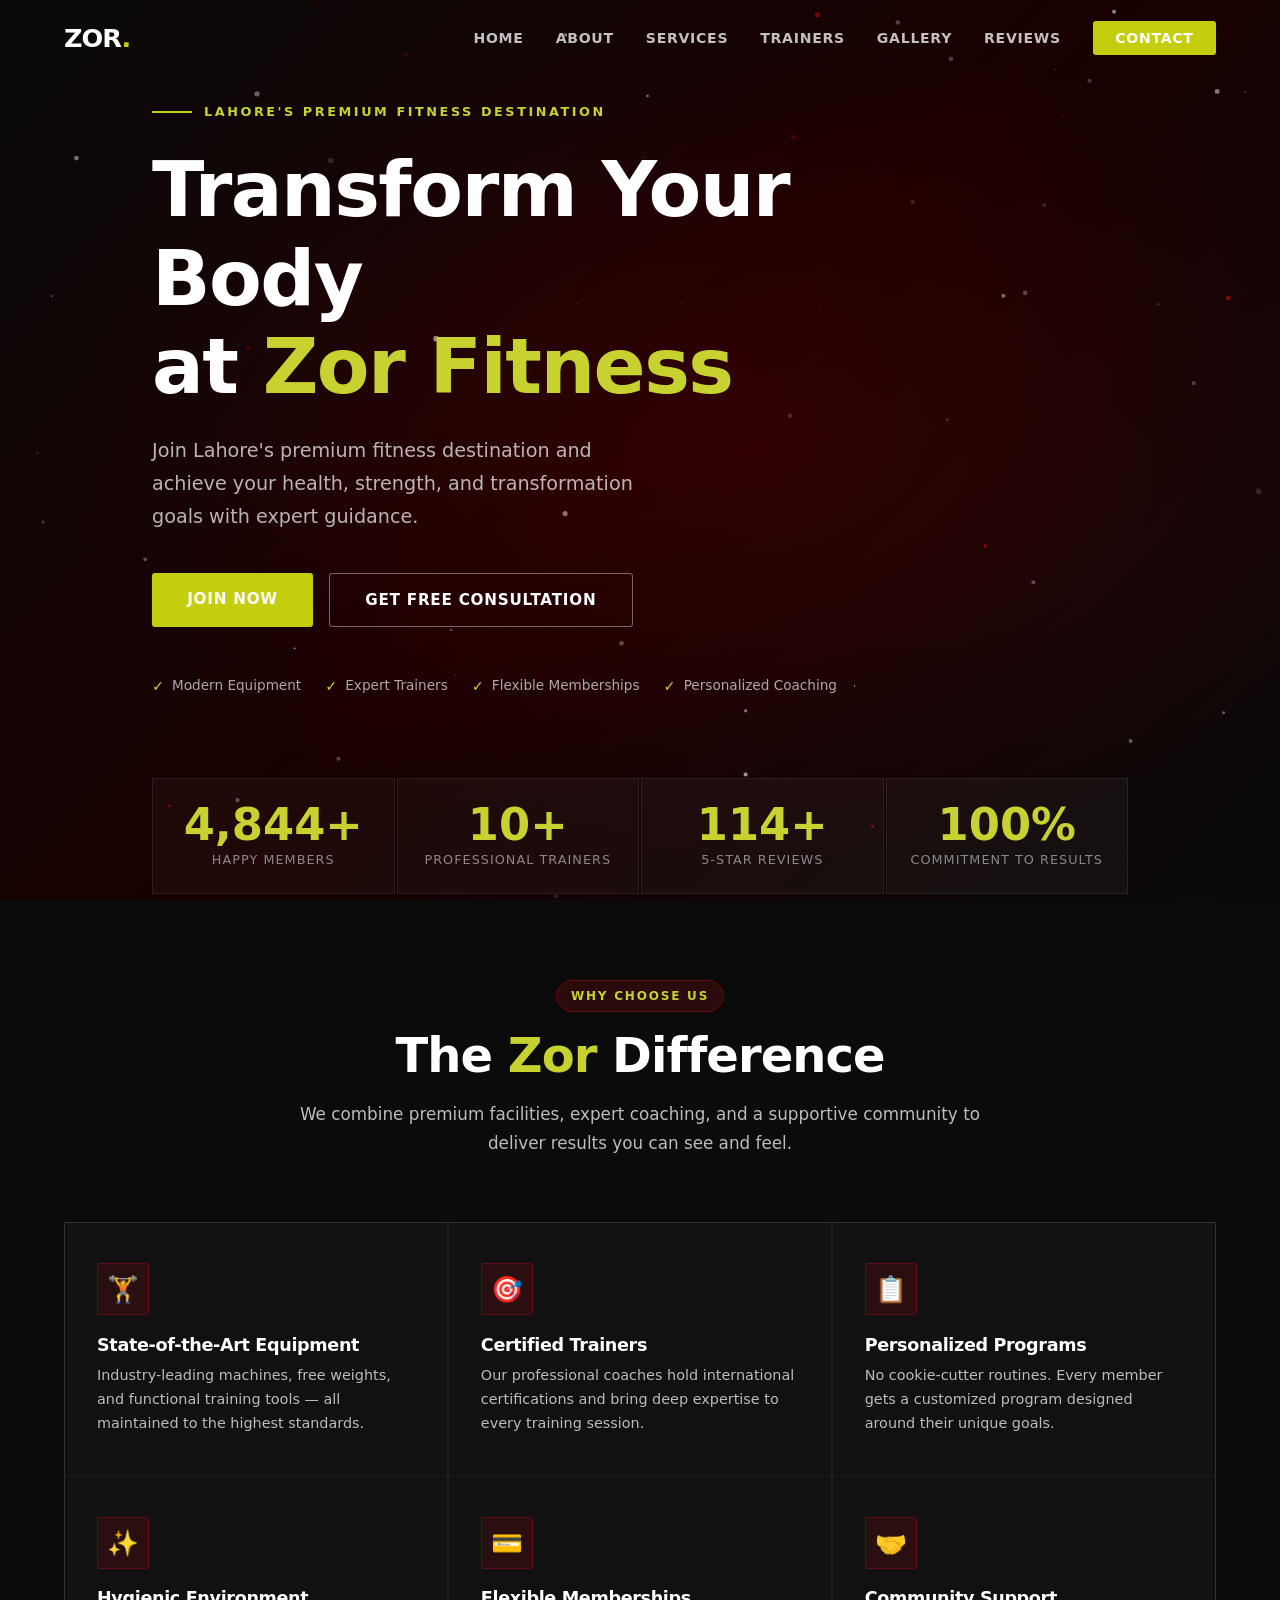
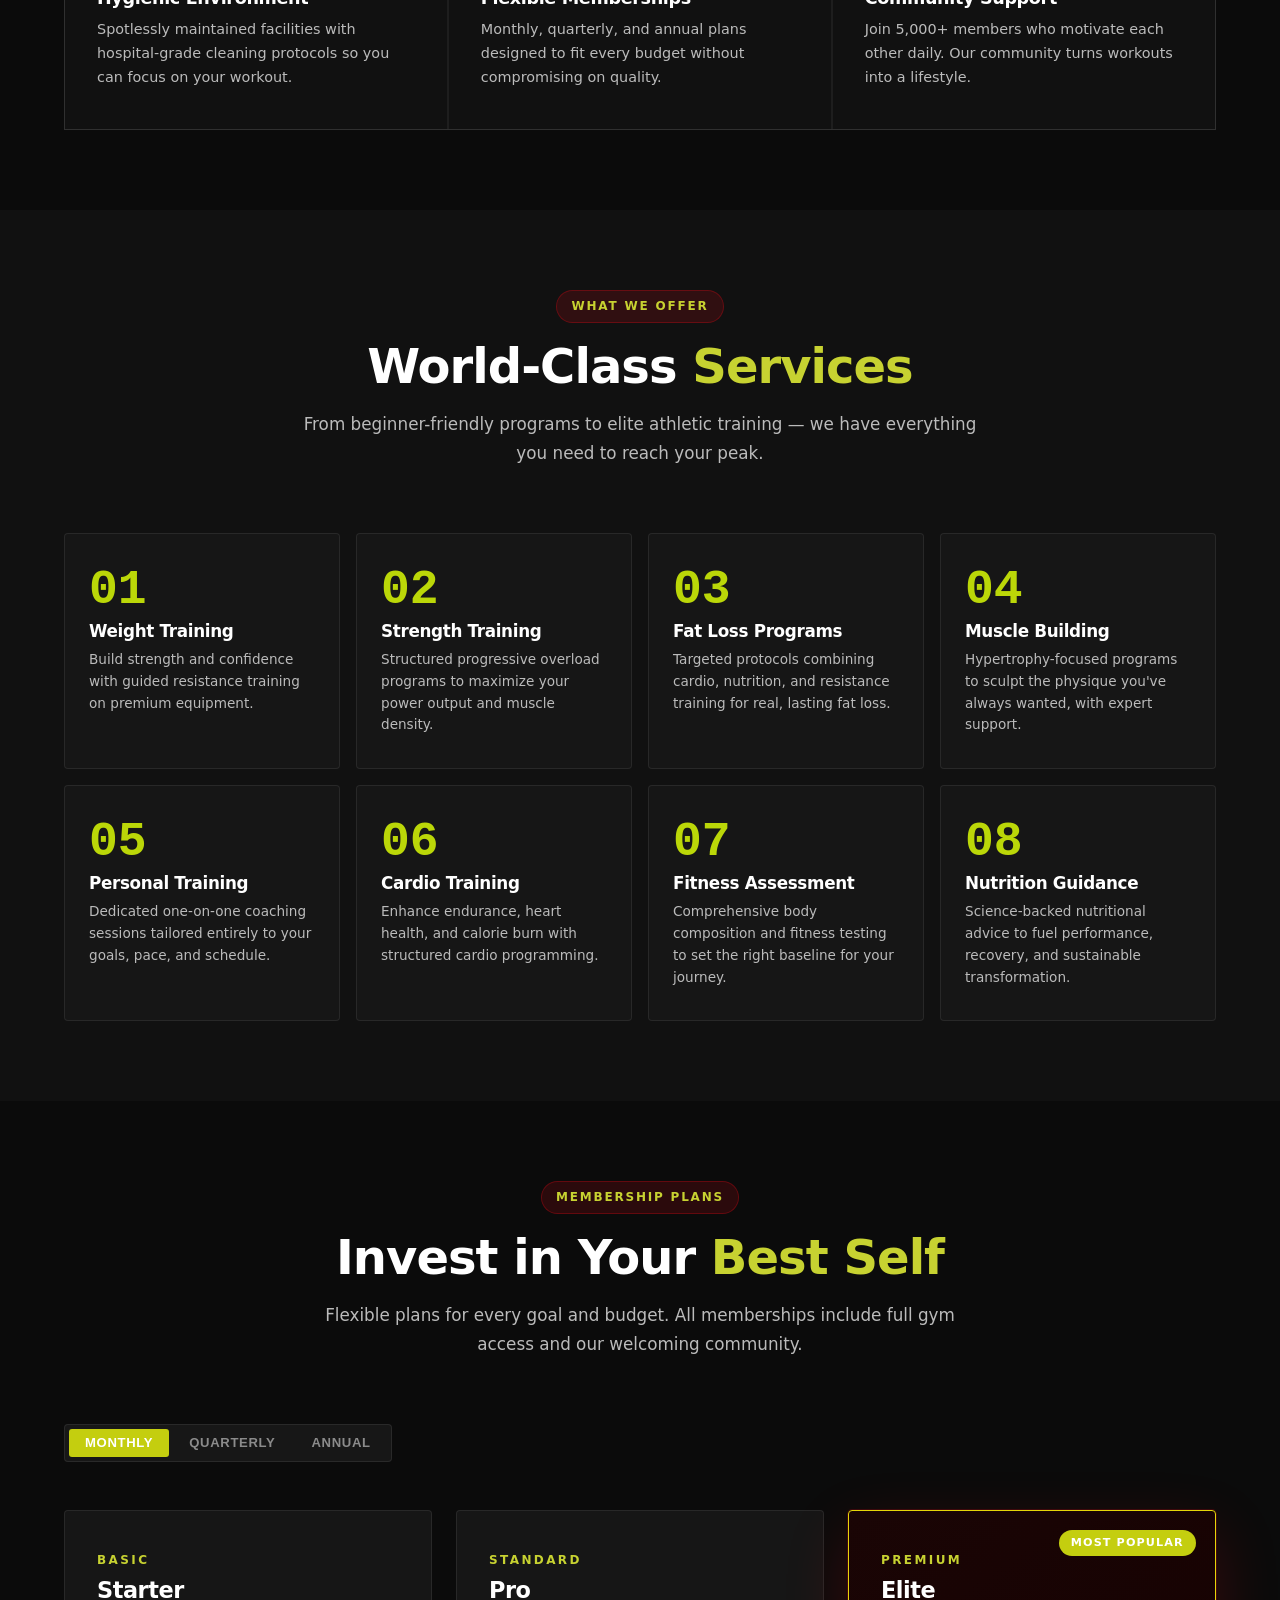
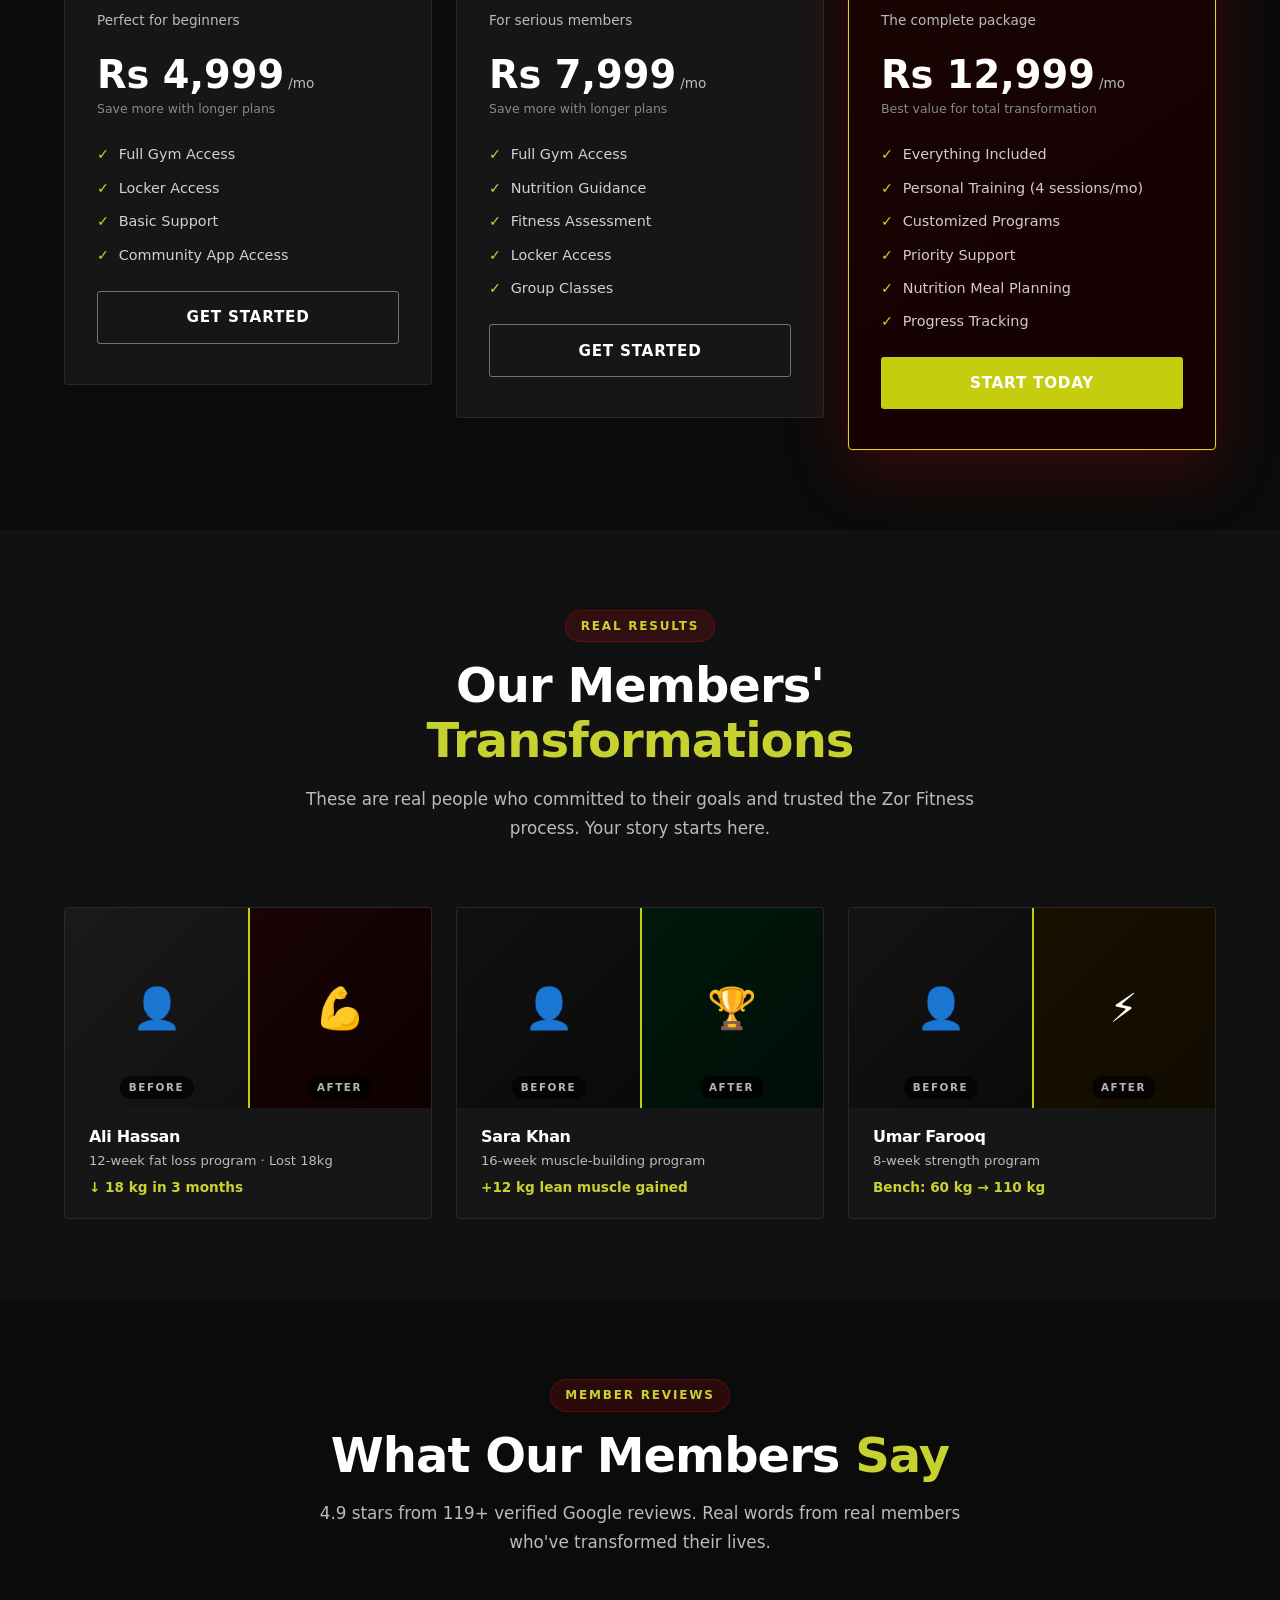
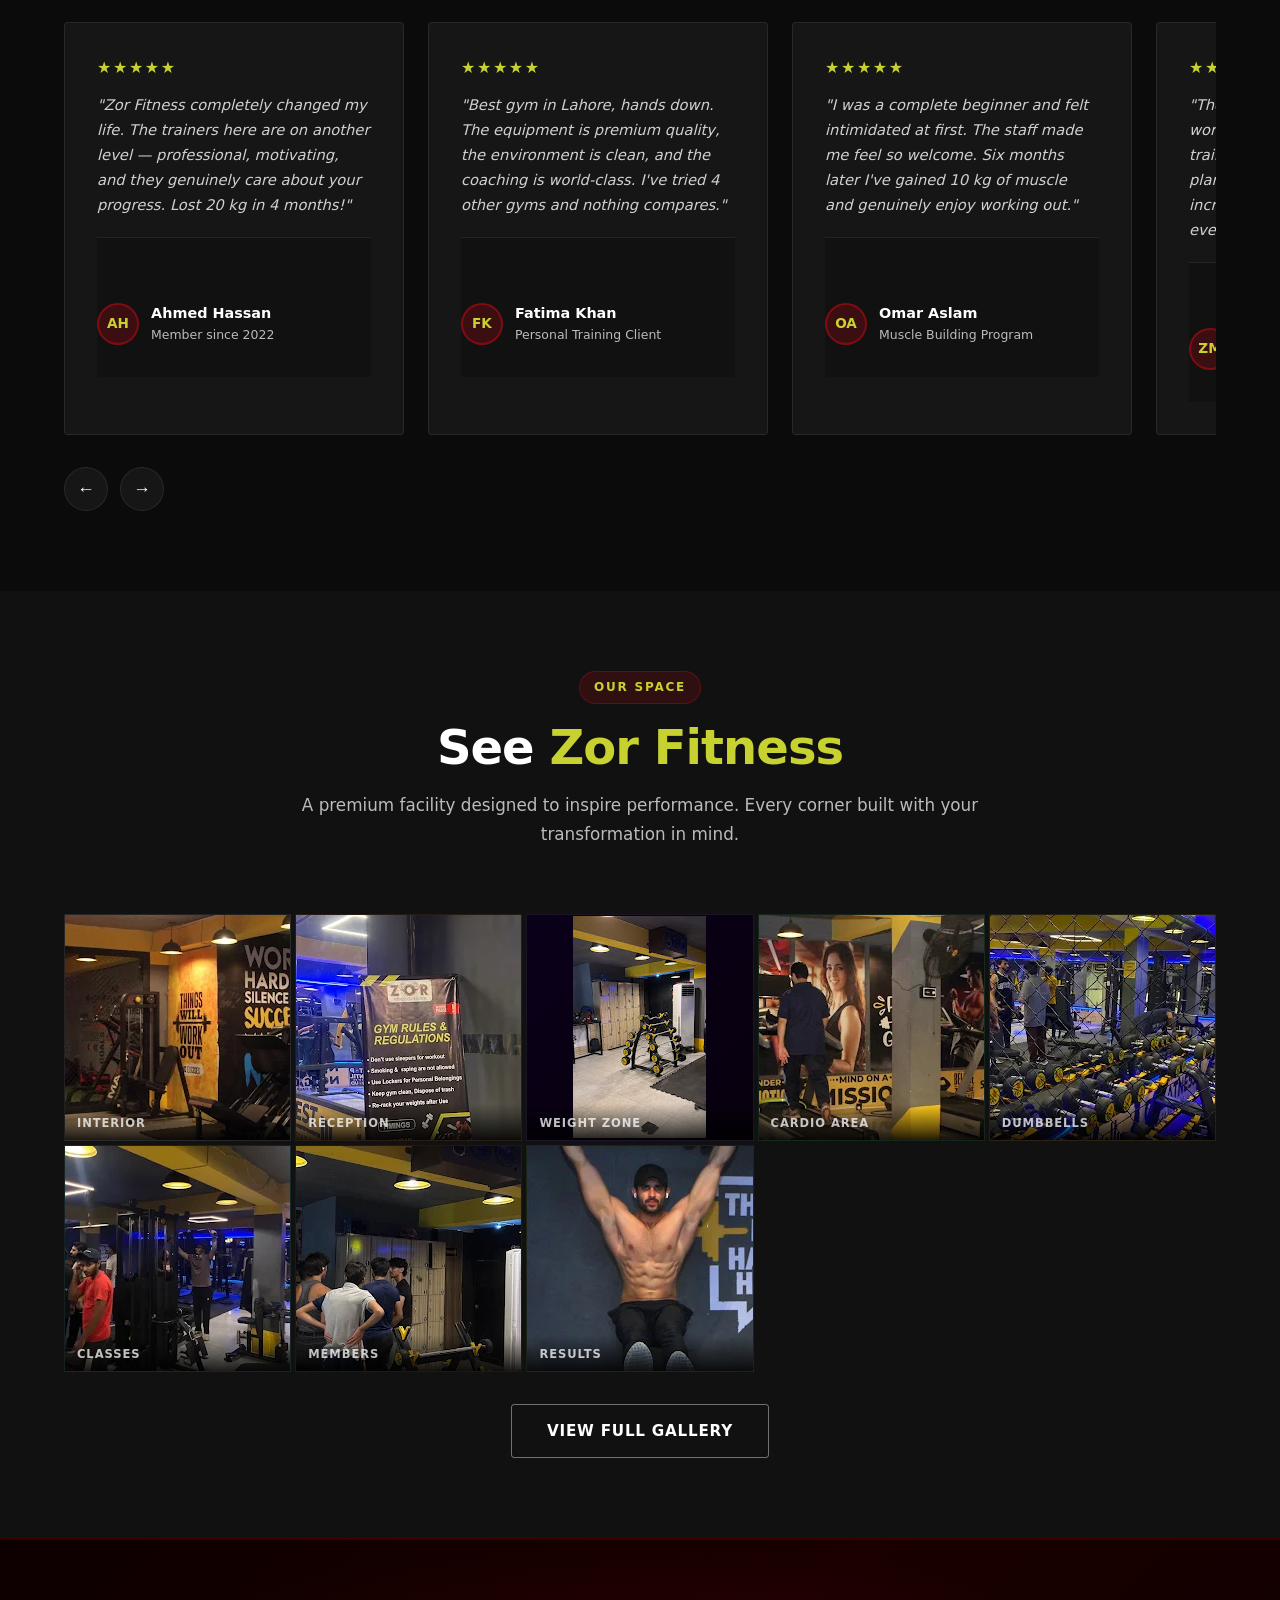
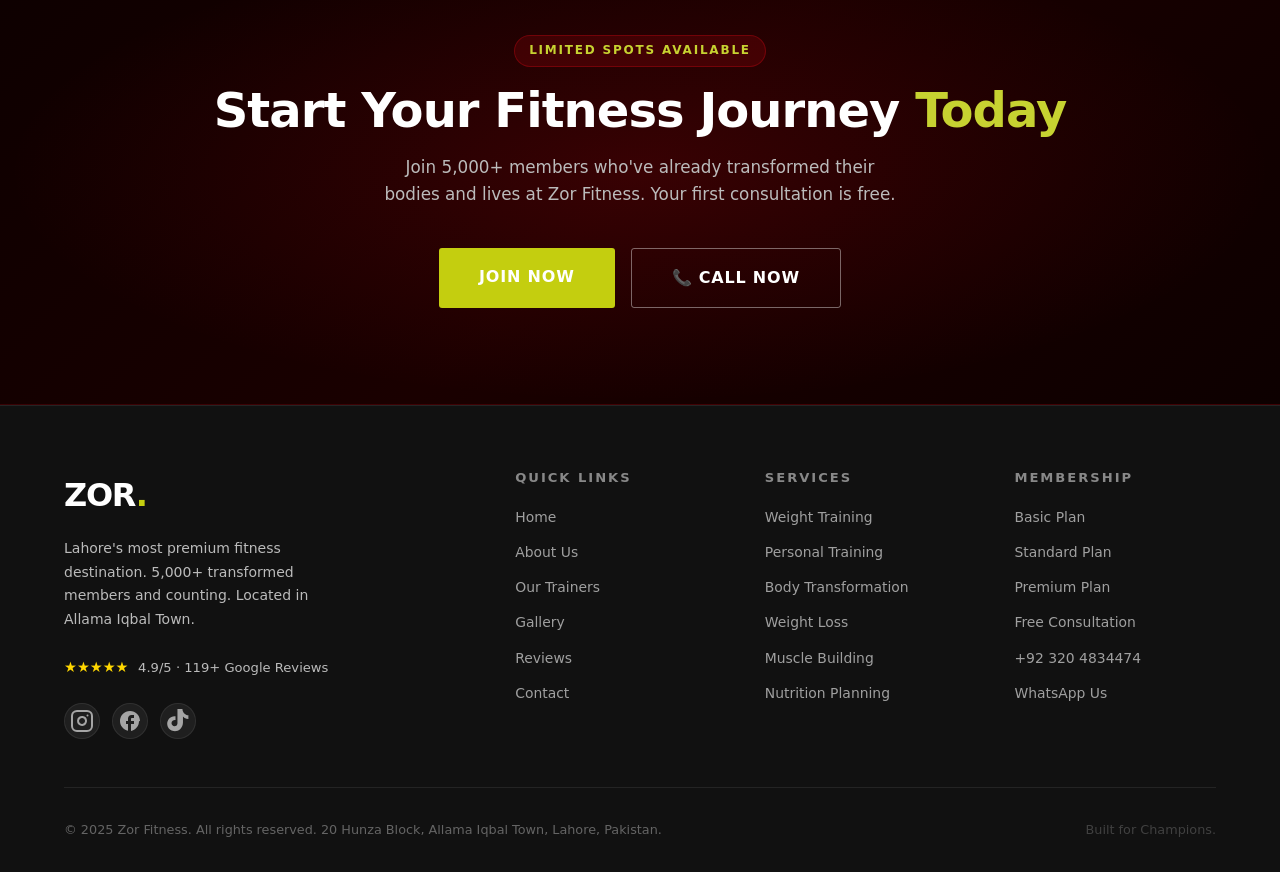
<file: index.html>
<!DOCTYPE html>
<html lang="en">
<head>
  <meta charset="UTF-8">
  <meta name="viewport" content="width=device-width, initial-scale=1.0">
  <title>Zor Fitness | Premium Gym in Lahore | Allama Iqbal Town</title>

  <!-- Primary Meta -->
  <meta name="description" content="Zor Fitness – Lahore's most premium gym in Allama Iqbal Town. Expert trainers, modern equipment, personalized coaching. Join 5000+ members. Rated 4.9/5. Call +92 320 4834474.">
  <meta name="keywords" content="best gym in Allama Iqbal Town Lahore, gym in Lahore, fitness center Lahore, personal training Lahore, weight loss gym Lahore, fitness gym near me, best fitness club Lahore">
  <meta name="robots" content="index, follow">
  <meta name="author" content="Zor Fitness">
  <meta name="theme-color" content="#0B0B0B">

  <!-- Canonical -->
  <link rel="canonical" href="https://zorfitness.pk">

  <!-- Open Graph -->
  <meta property="og:title" content="Zor Fitness | Premium Gym in Lahore">
  <meta property="og:description" content="Transform your body at Lahore's most premium fitness destination. Expert trainers, modern equipment, results guaranteed.">
  <meta property="og:type" content="website">
  <meta property="og:url" content="https://zorfitness.pk">
  <meta property="og:locale" content="en_PK">
  <meta property="og:site_name" content="Zor Fitness">
  <meta property="og:image" content="https://zorfitness.pk/assets/og-image.jpg">
  <meta property="og:image:width" content="1200">
  <meta property="og:image:height" content="630">
  <meta property="og:image:alt" content="Zor Fitness - Premium Gym in Lahore">

  <!-- Twitter Card -->
  <meta name="twitter:card" content="summary_large_image">
  <meta name="twitter:title" content="Zor Fitness | Premium Gym in Lahore">
  <meta name="twitter:description" content="Transform your body at Lahore's most premium fitness destination. Expert trainers, modern equipment, results guaranteed.">
  <meta name="twitter:image" content="https://zorfitness.pk/assets/og-image.jpg">
  <meta name="twitter:image:alt" content="Zor Fitness - Premium Gym in Lahore">

  <!-- Favicon -->
  <link rel="icon" type="image/svg+xml" href="assets/icons/favicon.svg">
  <link rel="icon" type="image/png" sizes="32x32" href="assets/icons/favicon-32x32.png">
  <link rel="icon" type="image/png" sizes="16x16" href="assets/icons/favicon-16x16.png">
  <link rel="apple-touch-icon" sizes="180x180" href="assets/icons/apple-touch-icon.png">
  <link rel="manifest" href="assets/icons/site.webmanifest">

  <!-- Preconnect -->
  <link rel="preconnect" href="https://fonts.googleapis.com">

  <!-- Stylesheet -->
  <link rel="stylesheet" href="style.css">

  <!-- Structured Data -->
  <script type="application/ld+json">
  {
    "@context": "https://schema.org",
    "@type": "HealthClub",
    "name": "Zor Fitness",
    "description": "Premium fitness gym in Lahore with expert trainers, modern equipment and personalized programs.",
    "url": "https://zorfitness.pk",
    "logo": "https://zorfitness.pk/assets/icons/favicon.svg",
    "image": "https://zorfitness.pk/assets/og-image.jpg",
    "address": {
      "@type": "PostalAddress",
      "streetAddress": "20 Hunza Block, Street 1, Opposite J Hunza Block",
      "addressLocality": "Allama Iqbal Town",
      "addressRegion": "Lahore",
      "addressCountry": "PK"
    },
    "telephone": "+923204834474",
    "email": "info@zorfitness.pk",
    "sameAs": [
      "https://www.instagram.com/zorfitness",
      "https://www.facebook.com/zorfitness"
    ],
    "aggregateRating": {
      "@type": "AggregateRating",
      "ratingValue": "4.9",
      "reviewCount": "119",
      "bestRating": "5"
    },
    "openingHoursSpecification": {
      "@type": "OpeningHoursSpecification",
      "dayOfWeek": ["Monday","Tuesday","Wednesday","Thursday","Friday","Saturday","Sunday"],
      "opens": "06:00",
      "closes": "22:00"
    },
    "priceRange": "$$"
  }
  </script>
</head>
<body>

  <!-- Skip Navigation (Accessibility) -->
  <a href="#main-content" class="skip-link">Skip to main content</a>

  <!-- ─── NAVBAR ─── -->
  <nav id="navbar" role="navigation" aria-label="Main navigation">
    <div class="container">
      <div class="nav-inner">
        <a href="#" class="nav-logo" data-page="home" aria-label="Zor Fitness - Home">ZOR<span aria-hidden="true">.</span></a>
        <ul class="nav-links" role="list">
          <li><a href="#" data-page="home">Home</a></li>
          <li><a href="#" data-page="about">About</a></li>
          <li><a href="#" data-page="services">Services</a></li>
          <li><a href="#" data-page="trainers">Trainers</a></li>
          <li><a href="#" data-page="gallery">Gallery</a></li>
          <li><a href="#" data-page="testimonials">Reviews</a></li>
          <li><a href="#" data-page="contact" class="nav-cta">Contact</a></li>
        </ul>
        <button class="hamburger" id="hamburger-btn" aria-label="Open navigation menu" aria-expanded="false" aria-controls="mobileMenu">
          <span aria-hidden="true"></span>
          <span aria-hidden="true"></span>
          <span aria-hidden="true"></span>
        </button>
      </div>
    </div>
  </nav>

  <!-- Mobile Menu -->
  <div class="mobile-menu" id="mobileMenu" role="dialog" aria-modal="true" aria-label="Navigation menu" hidden>
    <button class="mobile-close" id="mobile-close-btn" aria-label="Close navigation menu">×</button>
    <nav aria-label="Mobile navigation">
      <a href="#" data-page="home" data-mobile-link>Home</a>
      <a href="#" data-page="about" data-mobile-link>About</a>
      <a href="#" data-page="services" data-mobile-link>Services</a>
      <a href="#" data-page="trainers" data-mobile-link>Trainers</a>
      <a href="#" data-page="gallery" data-mobile-link>Gallery</a>
      <a href="#" data-page="testimonials" data-mobile-link>Reviews</a>
      <a href="#" data-page="contact" data-mobile-link>Contact</a>
    </nav>
  </div>

  <!-- ─── MAIN CONTENT ─── -->
  <main id="main-content">

    <!-- ══════════════ HOME PAGE ══════════════ -->
    <div class="page active" id="page-home">

      <!-- HERO -->
      <section id="hero" aria-label="Hero section">
        <canvas id="hero-canvas" aria-hidden="true"></canvas>
        <div class="hero-overlay" aria-hidden="true"></div>
        <div class="container">
          <div class="hero-content">
            <div class="hero-eyebrow" aria-hidden="true">
              <div class="hero-eyebrow-line"></div>
              <span>Lahore's Premium Fitness Destination</span>
            </div>
            <h1 class="hero-title">
              Transform Your Body<br>at <em>Zor Fitness</em>
            </h1>
            <p class="hero-sub">
              Join Lahore's premium fitness destination and achieve your health, strength, and transformation goals with expert guidance.
            </p>
            <div class="hero-btns">
              <a href="#" class="btn btn-primary" data-page="contact">Join Now</a>
              <a href="#" class="btn btn-outline" data-page="contact">Get Free Consultation</a>
            </div>
            <ul class="hero-features" aria-label="Key features">
              <li class="hero-feat">Modern Equipment</li>
              <li class="hero-feat">Expert Trainers</li>
              <li class="hero-feat">Flexible Memberships</li>
              <li class="hero-feat">Personalized Coaching</li>
            </ul>
          </div>
          <div class="hero-stats" role="list" aria-label="Gym statistics">
            <div class="hero-stat reveal" role="listitem">
              <div class="hero-stat-num" data-count="5000" aria-label="5000+ happy members">0</div>
              <div class="hero-stat-label">Happy Members</div>
            </div>
            <div class="hero-stat reveal reveal-delay-1" role="listitem">
              <div class="hero-stat-num" data-count="10" aria-label="10+ professional trainers">0</div>
              <div class="hero-stat-label">Professional Trainers</div>
            </div>
            <div class="hero-stat reveal reveal-delay-2" role="listitem">
              <div class="hero-stat-num" data-count="119" aria-label="119+ 5-star reviews">0</div>
              <div class="hero-stat-label">5-Star Reviews</div>
            </div>
            <div class="hero-stat reveal reveal-delay-3" role="listitem">
              <div class="hero-stat-num" aria-label="100% commitment to results">100%</div>
              <div class="hero-stat-label">Commitment To Results</div>
            </div>
          </div>
        </div>
      </section>

      <!-- WHY CHOOSE US -->
      <section class="section" id="why-us" aria-labelledby="why-us-heading">
        <div class="container">
          <header class="section-header reveal">
            <div class="tag" aria-hidden="true">Why Choose Us</div>
            <h2 id="why-us-heading">The <span class="red">Zor</span> Difference</h2>
            <p>We combine premium facilities, expert coaching, and a supportive community to deliver results you can see and feel.</p>
          </header>
          <div class="features-grid" role="list">
            <article class="feature-card reveal" role="listitem">
              <div class="feature-icon" aria-hidden="true">🏋️</div>
              <h3>State-of-the-Art Equipment</h3>
              <p>Industry-leading machines, free weights, and functional training tools — all maintained to the highest standards.</p>
            </article>
            <article class="feature-card reveal reveal-delay-1" role="listitem">
              <div class="feature-icon" aria-hidden="true">🎯</div>
              <h3>Certified Trainers</h3>
              <p>Our professional coaches hold international certifications and bring deep expertise to every training session.</p>
            </article>
            <article class="feature-card reveal reveal-delay-2" role="listitem">
              <div class="feature-icon" aria-hidden="true">📋</div>
              <h3>Personalized Programs</h3>
              <p>No cookie-cutter routines. Every member gets a customized program designed around their unique goals.</p>
            </article>
            <article class="feature-card reveal" role="listitem">
              <div class="feature-icon" aria-hidden="true">✨</div>
              <h3>Hygienic Environment</h3>
              <p>Spotlessly maintained facilities with hospital-grade cleaning protocols so you can focus on your workout.</p>
            </article>
            <article class="feature-card reveal reveal-delay-1" role="listitem">
              <div class="feature-icon" aria-hidden="true">💳</div>
              <h3>Flexible Memberships</h3>
              <p>Monthly, quarterly, and annual plans designed to fit every budget without compromising on quality.</p>
            </article>
            <article class="feature-card reveal reveal-delay-2" role="listitem">
              <div class="feature-icon" aria-hidden="true">🤝</div>
              <h3>Community Support</h3>
              <p>Join 5,000+ members who motivate each other daily. Our community turns workouts into a lifestyle.</p>
            </article>
          </div>
        </div>
      </section>

      <!-- SERVICES PREVIEW -->
      <section class="section section-alt" aria-labelledby="services-heading">
        <div class="container">
          <header class="section-header reveal">
            <div class="tag" aria-hidden="true">What We Offer</div>
            <h2 id="services-heading">World-Class <span class="red">Services</span></h2>
            <p>From beginner-friendly programs to elite athletic training — we have everything you need to reach your peak.</p>
          </header>
          <div class="services-grid">
            <article class="service-card reveal">
              <div class="service-num" aria-hidden="true">01</div>
              <h3>Weight Training</h3>
              <p>Build strength and confidence with guided resistance training on premium equipment.</p>
            </article>
            <article class="service-card reveal reveal-delay-1">
              <div class="service-num" aria-hidden="true">02</div>
              <h3>Strength Training</h3>
              <p>Structured progressive overload programs to maximize your power output and muscle density.</p>
            </article>
            <article class="service-card reveal">
              <div class="service-num" aria-hidden="true">03</div>
              <h3>Fat Loss Programs</h3>
              <p>Targeted protocols combining cardio, nutrition, and resistance training for real, lasting fat loss.</p>
            </article>
            <article class="service-card reveal reveal-delay-1">
              <div class="service-num" aria-hidden="true">04</div>
              <h3>Muscle Building</h3>
              <p>Hypertrophy-focused programs to sculpt the physique you've always wanted, with expert support.</p>
            </article>
            <article class="service-card reveal">
              <div class="service-num" aria-hidden="true">05</div>
              <h3>Personal Training</h3>
              <p>Dedicated one-on-one coaching sessions tailored entirely to your goals, pace, and schedule.</p>
            </article>
            <article class="service-card reveal reveal-delay-1">
              <div class="service-num" aria-hidden="true">06</div>
              <h3>Cardio Training</h3>
              <p>Enhance endurance, heart health, and calorie burn with structured cardio programming.</p>
            </article>
            <article class="service-card reveal">
              <div class="service-num" aria-hidden="true">07</div>
              <h3>Fitness Assessment</h3>
              <p>Comprehensive body composition and fitness testing to set the right baseline for your journey.</p>
            </article>
            <article class="service-card reveal reveal-delay-1">
              <div class="service-num" aria-hidden="true">08</div>
              <h3>Nutrition Guidance</h3>
              <p>Science-backed nutritional advice to fuel performance, recovery, and sustainable transformation.</p>
            </article>
          </div>
        </div>
      </section>

      <!-- MEMBERSHIP -->
      <section class="section" id="membership" aria-labelledby="membership-heading">
        <div class="container">
          <header class="section-header reveal">
            <div class="tag" aria-hidden="true">Membership Plans</div>
            <h2 id="membership-heading">Invest in Your <span class="red">Best Self</span></h2>
            <p>Flexible plans for every goal and budget. All memberships include full gym access and our welcoming community.</p>
          </header>
          <div class="pricing-toggle reveal" role="group" aria-label="Select billing period">
            <button class="active" data-period="monthly" aria-pressed="true">Monthly</button>
            <button data-period="quarterly" aria-pressed="false">Quarterly</button>
            <button data-period="annual" aria-pressed="false">Annual</button>
          </div>
          <div class="pricing-grid">
            <article class="pricing-card reveal">
              <div class="pricing-plan">Basic</div>
              <h3>Starter</h3>
              <p class="text-muted" style="font-size:0.85rem; margin-top:0.4rem;">Perfect for beginners</p>
              <div class="pricing-price">
                <div><span class="price-amount" data-monthly="Rs 4,999" data-quarterly="Rs 12,999" data-annual="Rs 44,999">Rs 4,999</span><span class="price-period">/mo</span></div>
                <div class="price-sub" id="basic-sub">Save more with longer plans</div>
              </div>
              <ul class="pricing-features">
                <li>Full Gym Access</li>
                <li>Locker Access</li>
                <li>Basic Support</li>
                <li>Community App Access</li>
              </ul>
              <a href="#" class="btn btn-outline" data-page="contact" style="width:100%; text-align:center;">Get Started</a>
            </article>
            <article class="pricing-card reveal reveal-delay-1">
              <div class="pricing-plan">Standard</div>
              <h3>Pro</h3>
              <p class="text-muted" style="font-size:0.85rem; margin-top:0.4rem;">For serious members</p>
              <div class="pricing-price">
                <div><span class="price-amount" data-monthly="Rs 7,999" data-quarterly="Rs 20,999" data-annual="Rs 74,999">Rs 7,999</span><span class="price-period">/mo</span></div>
                <div class="price-sub" id="std-sub">Save more with longer plans</div>
              </div>
              <ul class="pricing-features">
                <li>Full Gym Access</li>
                <li>Nutrition Guidance</li>
                <li>Fitness Assessment</li>
                <li>Locker Access</li>
                <li>Group Classes</li>
              </ul>
              <a href="#" class="btn btn-outline" data-page="contact" style="width:100%; text-align:center;">Get Started</a>
            </article>
            <article class="pricing-card featured reveal reveal-delay-2">
              <div class="pricing-badge">Most Popular</div>
              <div class="pricing-plan">Premium</div>
              <h3>Elite</h3>
              <p class="text-muted" style="font-size:0.85rem; margin-top:0.4rem;">The complete package</p>
              <div class="pricing-price">
                <div><span class="price-amount" data-monthly="Rs 12,999" data-quarterly="Rs 33,999" data-annual="Rs 119,999">Rs 12,999</span><span class="price-period">/mo</span></div>
                <div class="price-sub" id="prem-sub">Best value for total transformation</div>
              </div>
              <ul class="pricing-features">
                <li>Everything Included</li>
                <li>Personal Training (4 sessions/mo)</li>
                <li>Customized Programs</li>
                <li>Priority Support</li>
                <li>Nutrition Meal Planning</li>
                <li>Progress Tracking</li>
              </ul>
              <a href="#" class="btn btn-primary" data-page="contact" style="width:100%; text-align:center;">Start Today</a>
            </article>
          </div>
        </div>
      </section>

      <!-- TRANSFORMATIONS -->
      <section class="section section-alt" aria-labelledby="transformations-heading">
        <div class="container">
          <header class="section-header reveal">
            <div class="tag" aria-hidden="true">Real Results</div>
            <h2 id="transformations-heading">Our Members' <span class="red">Transformations</span></h2>
            <p>These are real people who committed to their goals and trusted the Zor Fitness process. Your story starts here.</p>
          </header>
          <div class="transform-grid">
            <article class="transform-card reveal">
              <div class="transform-images" aria-label="Before and after transformation for Ali Hassan">
                <div class="transform-img before"><span aria-hidden="true">👤</span><div class="img-label">Before</div></div>
                <div class="transform-img after"><span aria-hidden="true">💪</span><div class="img-label">After</div></div>
                <div class="transform-divider" aria-hidden="true"></div>
              </div>
              <div class="transform-info">
                <h4>Ali Hassan</h4>
                <p>12-week fat loss program · Lost 18kg</p>
                <div class="transform-result">↓ 18 kg in 3 months</div>
              </div>
            </article>
            <article class="transform-card reveal reveal-delay-1">
              <div class="transform-images" aria-label="Before and after transformation for Sara Khan">
                <div class="transform-img before" style="background: linear-gradient(135deg, #111, #0a0a0a);"><span aria-hidden="true">👤</span><div class="img-label">Before</div></div>
                <div class="transform-img after" style="background: linear-gradient(135deg, #001a0a, #000d08);"><span aria-hidden="true">🏆</span><div class="img-label">After</div></div>
                <div class="transform-divider" aria-hidden="true"></div>
              </div>
              <div class="transform-info">
                <h4>Sara Khan</h4>
                <p>16-week muscle-building program</p>
                <div class="transform-result">+12 kg lean muscle gained</div>
              </div>
            </article>
            <article class="transform-card reveal reveal-delay-2">
              <div class="transform-images" aria-label="Before and after transformation for Umar Farooq">
                <div class="transform-img before" style="background: linear-gradient(135deg, #141414, #0a0a0a);"><span aria-hidden="true">👤</span><div class="img-label">Before</div></div>
                <div class="transform-img after" style="background: linear-gradient(135deg, #1a1000, #110b00);"><span aria-hidden="true">⚡</span><div class="img-label">After</div></div>
                <div class="transform-divider" aria-hidden="true"></div>
              </div>
              <div class="transform-info">
                <h4>Umar Farooq</h4>
                <p>8-week strength program</p>
                <div class="transform-result">Bench: 60 kg → 110 kg</div>
              </div>
            </article>
          </div>
        </div>
      </section>

      <!-- TESTIMONIALS CAROUSEL -->
      <section class="section" aria-labelledby="testimonials-heading">
        <div class="container">
          <header class="section-header reveal">
            <div class="tag" aria-hidden="true">Member Reviews</div>
            <h2 id="testimonials-heading">What Our Members <span class="red">Say</span></h2>
            <p>4.9 stars from 119+ verified Google reviews. Real words from real members who've transformed their lives.</p>
          </header>
          <div class="testimonials-carousel reveal">
            <div class="testimonials-track" id="testimonials-track" role="list" aria-label="Member testimonials">
              <article class="testimonial-card" role="listitem">
                <div class="testimonial-stars" aria-label="5 stars">★★★★★</div>
                <blockquote class="testimonial-text">"Zor Fitness completely changed my life. The trainers here are on another level — professional, motivating, and they genuinely care about your progress. Lost 20 kg in 4 months!"</blockquote>
                <footer class="testimonial-author">
                  <div class="testimonial-avatar" aria-hidden="true">AH</div>
                  <div><div class="testimonial-name">Ahmed Hassan</div><div class="testimonial-role">Member since 2022</div></div>
                </footer>
              </article>
              <article class="testimonial-card" role="listitem">
                <div class="testimonial-stars" aria-label="5 stars">★★★★★</div>
                <blockquote class="testimonial-text">"Best gym in Lahore, hands down. The equipment is premium quality, the environment is clean, and the coaching is world-class. I've tried 4 other gyms and nothing compares."</blockquote>
                <footer class="testimonial-author">
                  <div class="testimonial-avatar" aria-hidden="true">FK</div>
                  <div><div class="testimonial-name">Fatima Khan</div><div class="testimonial-role">Personal Training Client</div></div>
                </footer>
              </article>
              <article class="testimonial-card" role="listitem">
                <div class="testimonial-stars" aria-label="5 stars">★★★★★</div>
                <blockquote class="testimonial-text">"I was a complete beginner and felt intimidated at first. The staff made me feel so welcome. Six months later I've gained 10 kg of muscle and genuinely enjoy working out."</blockquote>
                <footer class="testimonial-author">
                  <div class="testimonial-avatar" aria-hidden="true">OA</div>
                  <div><div class="testimonial-name">Omar Aslam</div><div class="testimonial-role">Muscle Building Program</div></div>
                </footer>
              </article>
              <article class="testimonial-card" role="listitem">
                <div class="testimonial-stars" aria-label="5 stars">★★★★★</div>
                <blockquote class="testimonial-text">"The nutrition guidance alone was worth the premium membership. My trainer created a complete meal plan and the results have been incredible. Highly recommend to everyone."</blockquote>
                <footer class="testimonial-author">
                  <div class="testimonial-avatar" aria-hidden="true">ZM</div>
                  <div><div class="testimonial-name">Zainab Malik</div><div class="testimonial-role">Premium Member</div></div>
                </footer>
              </article>
              <article class="testimonial-card" role="listitem">
                <div class="testimonial-stars" aria-label="5 stars">★★★★★</div>
                <blockquote class="testimonial-text">"As an athlete I needed a gym that takes performance seriously. Zor Fitness delivered. The strength coaches here understand periodization, recovery, and peak performance."</blockquote>
                <footer class="testimonial-author">
                  <div class="testimonial-avatar" aria-hidden="true">BQ</div>
                  <div><div class="testimonial-name">Bilal Qureshi</div><div class="testimonial-role">Athlete & Trainer</div></div>
                </footer>
              </article>
            </div>
            <nav class="carousel-nav" aria-label="Testimonial carousel controls">
              <button class="carousel-btn" id="carousel-prev" aria-label="Previous testimonial">←</button>
              <button class="carousel-btn" id="carousel-next" aria-label="Next testimonial">→</button>
            </nav>
          </div>
        </div>
      </section>

      <!-- GALLERY PREVIEW -->
      <section class="section section-alt" aria-labelledby="gallery-preview-heading">
        <div class="container">
          <header class="section-header reveal">
            <div class="tag" aria-hidden="true">Our Space</div>
            <h2 id="gallery-preview-heading">See <span class="red">Zor Fitness</span></h2>
            <p>A premium facility designed to inspire performance. Every corner built with your transformation in mind.</p>
          </header>
          <div class="gallery-grid" style="margin-bottom:2rem" aria-label="Gym facility preview">
            <div class="gallery-item gb-1 reveal"><div class="gallery-item-inner" aria-hidden="true"><img src="images/exterior.jpg" alt="Gym Exterior"></div><div class="gallery-item-label">Interior</div></div>
            <div class="gallery-item gb-2 reveal"><div class="gallery-item-inner" aria-hidden="true"><img src="images/recep.jpg" alt="Gym Exterior"></div><div class="gallery-item-label">Reception</div></div>
            <div class="gallery-item gb-3 reveal"><div class="gallery-item-inner" aria-hidden="true"><img src="images/wz.jpg" alt="Gym Exterior"></div><div class="gallery-item-label">Weight Zone</div></div>
            <div class="gallery-item gb-4 reveal"><div class="gallery-item-inner" aria-hidden="true"><img src="images/r (2).jpg" alt="Gym Exterior"></div><div class="gallery-item-label">Cardio Area</div></div>
            <div class="gallery-item gb-5 reveal"><div class="gallery-item-inner" aria-hidden="true"><img src="images/d.jpg" alt="Gym Exterior"></div><div class="gallery-item-label">Dumbbells</div></div>
            <div class="gallery-item gb-6 reveal"><div class="gallery-item-inner" aria-hidden="true"><img src="images/c.jpg" alt="Gym Exterior"></div><div class="gallery-item-label">Classes</div></div>
            <div class="gallery-item gb-7 reveal"><div class="gallery-item-inner" aria-hidden="true"><img src="images/m.jpg" alt="Gym Exterior"></div><div class="gallery-item-label">Members</div></div>
            <div class="gallery-item gb-8 reveal"><div class="gallery-item-inner" aria-hidden="true"><img src="images/r.jpg" alt="Gym Exterior"></div><div class="gallery-item-label">Results</div></div>
          </div>
          <div style="text-align:center"><a href="#" class="btn btn-outline" data-page="gallery">View Full Gallery</a></div>
        </div>
      </section>

      <!-- CTA -->
      <section class="cta-section" aria-labelledby="cta-heading">
        <div class="container">
          <div class="tag" aria-hidden="true">Limited Spots Available</div>
          <h2 id="cta-heading">Start Your Fitness Journey <span class="red">Today</span></h2>
          <p>Join 5,000+ members who've already transformed their bodies and lives at Zor Fitness. Your first consultation is free.</p>
          <div class="cta-btns">
            <a href="#" class="btn btn-primary" data-page="contact" style="font-size:1rem; padding:1rem 2.5rem;">Join Now</a>
            <a href="tel:+923204834474" class="btn btn-outline" style="font-size:1rem; padding:1rem 2.5rem;"><span aria-hidden="true">📞</span> Call Now</a>
          </div>
        </div>
      </section>

    </div>
    <!-- end #page-home -->

    <!-- ══════════════ ABOUT PAGE ══════════════ -->
    <div class="page" id="page-about">
      <div class="page-wrapper">
        <div class="container">
          <header style="padding:5rem 0 2rem; text-align:center;">
            <div class="tag" aria-hidden="true">Our Story</div>
            <h1>Built by Athletes, <span class="red">For Athletes</span></h1>
          </header>
          <div class="about-grid" style="padding-bottom:5rem;">
            <div class="about-visual">
              <div class="about-img-wrap"><span aria-hidden="true">🏋️</span></div>
              <div class="about-badge" aria-label="4.9 Google Rating"><div class="about-badge-num">4.9</div><div class="about-badge-label">Google Rating</div></div>
            </div>
            <div>
              <h2 style="margin-bottom:1.5rem">Lahore's Most <span class="red">Trusted</span> Gym</h2>
              <p style="color:var(--gray-light); line-height:1.8; margin-bottom:1.5rem;">Zor Fitness was founded with a single mission: to bring world-class fitness to Lahore. Located in the heart of Allama Iqbal Town, we've grown from a small training studio into a premium fitness destination trusted by over 5,000 members.</p>
              <p style="color:var(--gray-light); line-height:1.8; margin-bottom:2rem;">We believe that fitness is not a luxury — it's a necessity. That's why we've created a space where beginners feel welcome, athletes find challenge, and everyone leaves better than they arrived.</p>
              <div class="about-values">
                <div class="value-item"><h3>🎯 Our Mission</h3><p>Make premium fitness accessible to every person in Lahore who is serious about change.</p></div>
                <div class="value-item"><h3>👁️ Our Vision</h3><p>To be Pakistan's most respected fitness brand, known for real results and genuine care.</p></div>
                <div class="value-item"><h3>💎 Excellence</h3><p>We never settle. Every machine, trainer, and program meets international standards.</p></div>
                <div class="value-item"><h3>🔥 Integrity</h3><p>Honest coaching, transparent pricing, and programs that actually work.</p></div>
              </div>
            </div>
          </div>

          <div class="philosophy-box">
            <h2 style="margin-bottom:1rem">Our <span class="red">Philosophy</span></h2>
            <p style="color:var(--gray-light); max-width:640px; margin:0 auto 2rem; font-size:1.05rem; line-height:1.8;">Every member who walks through our doors has a unique story. Our job is to understand that story, design the right program, and be there for every rep, every setback, and every breakthrough.</p>
            <div class="philosophy-grid">
              <div class="philosophy-card">
                <div style="font-size:2rem; margin-bottom:0.75rem;" aria-hidden="true">🧠</div>
                <h3>Professional Environment</h3>
                <p style="color:var(--gray-light); font-size:0.85rem;">A space where every detail — from lighting to equipment placement — is optimized for performance.</p>
              </div>
              <div class="philosophy-card">
                <div style="font-size:2rem; margin-bottom:0.75rem;" aria-hidden="true">📊</div>
                <h3>Expert Guidance</h3>
                <p style="color:var(--gray-light); font-size:0.85rem;">Certified coaches who understand science and translate it into practical, effective training.</p>
              </div>
              <div class="philosophy-card">
                <div style="font-size:2rem; margin-bottom:0.75rem;" aria-hidden="true">🏆</div>
                <h3>Member Success</h3>
                <p style="color:var(--gray-light); font-size:0.85rem;">Your success is our success. We measure ourselves by the transformations we deliver.</p>
              </div>
            </div>
          </div>
        </div>
      </div>
    </div>

    <!-- ══════════════ SERVICES PAGE ══════════════ -->
    <div class="page" id="page-services">
      <div class="page-wrapper">
        <div class="container" style="padding:5rem 0">
          <header class="section-header">
            <div class="tag" aria-hidden="true">Our Services</div>
            <h1>Everything You Need to <span class="red">Transform</span></h1>
            <p>Eight specialized programs designed to take you from where you are to where you want to be.</p>
          </header>
          <div class="services-detail-grid">
            <article class="service-detail-card">
              <div><div class="service-num" aria-hidden="true">01</div><h2>Weight Training</h2></div>
              <div><p style="color:var(--gray-light); line-height:1.8; margin-bottom:1rem;">Resistance training is the foundation of any transformation. Our weight training programs are designed progressively — starting where you are and systematically building you to where you want to be.</p>
              <div class="tag-group"><span class="trainer-tag">Beginners Welcome</span><span class="trainer-tag">All Fitness Levels</span><span class="trainer-tag">Science-Based</span></div></div>
            </article>
            <article class="service-detail-card">
              <div><div class="service-num" aria-hidden="true">02</div><h2>Strength Training</h2></div>
              <div><p style="color:var(--gray-light); line-height:1.8; margin-bottom:1rem;">Specifically engineered to maximize your maximal strength across the big lifts — squat, deadlift, bench press, and overhead press. Our strength coaches use proven powerlifting and weightlifting methodologies.</p>
              <div class="tag-group"><span class="trainer-tag">Powerlifting</span><span class="trainer-tag">Athletic Performance</span><span class="trainer-tag">Competition Prep</span></div></div>
            </article>
            <article class="service-detail-card">
              <div><div class="service-num" aria-hidden="true">03</div><h2>Personal Coaching</h2></div>
              <div><p style="color:var(--gray-light); line-height:1.8; margin-bottom:1rem;">Your dedicated trainer works with you one-on-one, every session. They design your program, coach your technique, adjust your plan in real-time, and hold you accountable.</p>
              <div class="tag-group"><span class="trainer-tag">1-on-1 Attention</span><span class="trainer-tag">Custom Plans</span><span class="trainer-tag">Fastest Results</span></div></div>
            </article>
            <article class="service-detail-card">
              <div><div class="service-num" aria-hidden="true">04</div><h2>Body Transformation</h2></div>
              <div><p style="color:var(--gray-light); line-height:1.8; margin-bottom:1rem;">Our flagship 12-week transformation program combines resistance training, cardio, and nutrition to deliver visible, measurable change with regular check-ins throughout.</p>
              <div class="tag-group"><span class="trainer-tag">12-Week Program</span><span class="trainer-tag">Full-Body Change</span><span class="trainer-tag">Tracked Progress</span></div></div>
            </article>
            <article class="service-detail-card">
              <div><div class="service-num" aria-hidden="true">05</div><h2>Weight Loss</h2></div>
              <div><p style="color:var(--gray-light); line-height:1.8; margin-bottom:1rem;">Evidence-based fat loss without fads or unsustainable methods. We combine HIIT, metabolic conditioning, and strategic nutrition to create a sustainable caloric deficit that melts fat while preserving muscle.</p>
              <div class="tag-group"><span class="trainer-tag">HIIT</span><span class="trainer-tag">Metabolic Training</span><span class="trainer-tag">Sustainable</span></div></div>
            </article>
            <article class="service-detail-card">
              <div><div class="service-num" aria-hidden="true">06</div><h2>Nutrition Planning</h2></div>
              <div><p style="color:var(--gray-light); line-height:1.8; margin-bottom:1rem;">70% of your results come from what you eat. Our nutrition specialists create customized meal plans aligned with your training program, food preferences, and lifestyle.</p>
              <div class="tag-group"><span class="trainer-tag">Macro Tracking</span><span class="trainer-tag">Custom Meal Plans</span><span class="trainer-tag">Supplement Advice</span></div></div>
            </article>
            <article class="service-detail-card">
              <div><div class="service-num" aria-hidden="true">07</div><h2>Fitness Assessments</h2></div>
              <div><p style="color:var(--gray-light); line-height:1.8; margin-bottom:1rem;">Before you begin, we measure where you are. Our comprehensive fitness assessment includes body composition analysis, cardiovascular fitness testing, mobility screening, and strength benchmarks.</p>
              <div class="tag-group"><span class="trainer-tag">Body Composition</span><span class="trainer-tag">Mobility Screen</span><span class="trainer-tag">Benchmark Testing</span></div></div>
            </article>
          </div>
        </div>
      </div>
    </div>

    <!-- ══════════════ TRAINERS PAGE ══════════════ -->
    <div class="page" id="page-trainers">
      <div class="page-wrapper">
        <div class="container" style="padding:5rem 0">
          <header class="section-header">
            <div class="tag" aria-hidden="true">Our Team</div>
            <h1>Meet Your <span class="red">Expert Trainers</span></h1>
            <p>Certified, passionate, and dedicated to your success. Every trainer at Zor Fitness is selected for their expertise and their ability to inspire.</p>
          </header>
          <div class="trainers-grid">
            <article class="trainer-card">
              <div class="trainer-photo">
                <span class="trainer-avatar" aria-hidden="true">🏋️</span>
                <div class="trainer-overlay" aria-hidden="true"></div>
                <div class="trainer-socials" aria-label="Social links for Zubair Ahmed">
                  <a href="#" class="trainer-social-btn" aria-label="Zubair Ahmed on Instagram">ig</a>
                  <a href="#" class="trainer-social-btn" aria-label="Zubair Ahmed on Facebook">fb</a>
                </div>
              </div>
              <div class="trainer-info">
                <h2>Zubair Ahmed</h2>
                <div class="trainer-spec">Head Coach · Strength & Conditioning</div>
                <div class="trainer-exp">8+ years experience · ISSA Certified</div>
                <div class="trainer-tags"><span class="trainer-tag">Powerlifting</span><span class="trainer-tag">Body Transformation</span></div>
              </div>
            </article>
            <article class="trainer-card">
              <div class="trainer-photo" style="background: linear-gradient(135deg, #001a0a, #000d08);">
                <span class="trainer-avatar" aria-hidden="true">💪</span>
                <div class="trainer-overlay" aria-hidden="true"></div>
                <div class="trainer-socials" aria-label="Social links for Hamza Tariq">
                  <a href="#" class="trainer-social-btn" aria-label="Hamza Tariq on Instagram">ig</a>
                  <a href="#" class="trainer-social-btn" aria-label="Hamza Tariq on Facebook">fb</a>
                </div>
              </div>
              <div class="trainer-info">
                <h2>Hamza Tariq</h2>
                <div class="trainer-spec">Senior Trainer · Muscle Building</div>
                <div class="trainer-exp">6+ years experience · ACE Certified</div>
                <div class="trainer-tags"><span class="trainer-tag">Hypertrophy</span><span class="trainer-tag">Sports Nutrition</span></div>
              </div>
            </article>
            <article class="trainer-card">
              <div class="trainer-photo" style="background: linear-gradient(135deg, #0a001a, #08000d);">
                <span class="trainer-avatar" aria-hidden="true">🏃</span>
                <div class="trainer-overlay" aria-hidden="true"></div>
                <div class="trainer-socials" aria-label="Social links for Aisha Noor">
                  <a href="#" class="trainer-social-btn" aria-label="Aisha Noor on Instagram">ig</a>
                  <a href="#" class="trainer-social-btn" aria-label="Aisha Noor on Facebook">fb</a>
                </div>
              </div>
              <div class="trainer-info">
                <h2>Aisha Noor</h2>
                <div class="trainer-spec">Female Specialist · Fat Loss</div>
                <div class="trainer-exp">5+ years experience · NASM Certified</div>
                <div class="trainer-tags"><span class="trainer-tag">Women's Fitness</span><span class="trainer-tag">Cardio Science</span></div>
              </div>
            </article>
            <article class="trainer-card">
              <div class="trainer-photo" style="background: linear-gradient(135deg, #1a1000, #110b00);">
                <span class="trainer-avatar" aria-hidden="true">⚡</span>
                <div class="trainer-overlay" aria-hidden="true"></div>
                <div class="trainer-socials" aria-label="Social links for Imran Butt">
                  <a href="#" class="trainer-social-btn" aria-label="Imran Butt on Instagram">ig</a>
                  <a href="#" class="trainer-social-btn" aria-label="Imran Butt on Facebook">fb</a>
                </div>
              </div>
              <div class="trainer-info">
                <h2>Imran Butt</h2>
                <div class="trainer-spec">Athletic Performance Coach</div>
                <div class="trainer-exp">7+ years experience · CSCS Certified</div>
                <div class="trainer-tags"><span class="trainer-tag">Speed & Agility</span><span class="trainer-tag">Endurance</span></div>
              </div>
            </article>
          </div>
          <div class="trainer-cta-box">
            <h2 style="margin-bottom:0.75rem">Book a Free Consultation</h2>
            <p style="color:var(--gray-light); margin-bottom:1.5rem;">Meet your trainer, discuss your goals, and get a personalized plan — completely free.</p>
            <a href="#" class="btn btn-primary" data-page="contact">Book Free Consultation</a>
          </div>
        </div>
      </div>
    </div>

    <!-- ══════════════ GALLERY PAGE ══════════════ -->
    <div class="page" id="page-gallery">
      <div class="page-wrapper">
        <div class="container" style="padding:5rem 0">
          <header class="section-header">
            <div class="tag" aria-hidden="true">Gallery</div>
            <h1>Inside <span class="red">Zor Fitness</span></h1>
            <p>Browse our facilities, training zones, and member transformations. See what awaits you.</p>
          </header>
          <div class="gallery-filters" id="gallery-filters" role="group" aria-label="Filter gallery by category">
            <button class="filter-btn active" data-cat="all" aria-pressed="true">All</button>
            <button class="filter-btn" data-cat="equipment" aria-pressed="false">Equipment</button>
            <button class="filter-btn" data-cat="areas" aria-pressed="false">Workout Areas</button>
            <button class="filter-btn" data-cat="trainers" aria-pressed="false">Trainers</button>
            <button class="filter-btn" data-cat="classes" aria-pressed="false">Classes</button>
            <button class="filter-btn" data-cat="transform" aria-pressed="false">Transformations</button>
          </div>
          <div class="gallery-grid" id="full-gallery" role="list">
            <div class="gallery-item gb-1" data-cat="equipment" role="listitem" tabindex="0" aria-label="Weight Rack"><div class="gallery-item-inner" aria-hidden="true">🏋️</div><div class="gallery-item-label">Weight Rack</div></div>
            <div class="gallery-item gb-2" data-cat="equipment" role="listitem" tabindex="0" aria-label="Power Rack"><div class="gallery-item-inner" aria-hidden="true">🏗️</div><div class="gallery-item-label">Power Rack</div></div>
            <div class="gallery-item gb-3" data-cat="equipment" role="listitem" tabindex="0" aria-label="Cable Machine"><div class="gallery-item-inner" aria-hidden="true">🔩</div><div class="gallery-item-label">Cable Machine</div></div>
            <div class="gallery-item gb-4" data-cat="equipment" role="listitem" tabindex="0" aria-label="Spin Bikes"><div class="gallery-item-inner" aria-hidden="true">🚴</div><div class="gallery-item-label">Spin Bikes</div></div>
            <div class="gallery-item gb-5" data-cat="equipment" role="listitem" tabindex="0" aria-label="Treadmills"><div class="gallery-item-inner" aria-hidden="true">🏃</div><div class="gallery-item-label">Treadmills</div></div>
            <div class="gallery-item gb-6" data-cat="equipment" role="listitem" tabindex="0" aria-label="Dumbbell Wall"><div class="gallery-item-inner" aria-hidden="true">💪</div><div class="gallery-item-label">Dumbbell Wall</div></div>
            <div class="gallery-item gb-7" data-cat="areas" role="listitem" tabindex="0" aria-label="Gym Exterior"><div class="gallery-item-inner" aria-hidden="true">🏢</div><div class="gallery-item-label">Gym Exterior</div></div>
            <div class="gallery-item gb-8" data-cat="areas" role="listitem" tabindex="0" aria-label="Reception"><div class="gallery-item-inner" aria-hidden="true">🛋️</div><div class="gallery-item-label">Reception</div></div>
            <div class="gallery-item gb-1" data-cat="areas" role="listitem" tabindex="0" aria-label="Weight Zone"><div class="gallery-item-inner" aria-hidden="true">⚡</div><div class="gallery-item-label">Weight Zone</div></div>
            <div class="gallery-item gb-2" data-cat="areas" role="listitem" tabindex="0" aria-label="Cardio Floor"><div class="gallery-item-inner" aria-hidden="true">🌀</div><div class="gallery-item-label">Cardio Floor</div></div>
            <div class="gallery-item gb-3" data-cat="trainers" role="listitem" tabindex="0" aria-label="Head Coach"><div class="gallery-item-inner" aria-hidden="true">👨‍🏫</div><div class="gallery-item-label">Head Coach</div></div>
            <div class="gallery-item gb-4" data-cat="trainers" role="listitem" tabindex="0" aria-label="Training Session"><div class="gallery-item-inner" aria-hidden="true">🎯</div><div class="gallery-item-label">Training Session</div></div>
            <div class="gallery-item gb-5" data-cat="classes" role="listitem" tabindex="0" aria-label="Group Class"><div class="gallery-item-inner" aria-hidden="true">🧘</div><div class="gallery-item-label">Group Class</div></div>
            <div class="gallery-item gb-6" data-cat="classes" role="listitem" tabindex="0" aria-label="HIIT Class"><div class="gallery-item-inner" aria-hidden="true">🏃</div><div class="gallery-item-label">HIIT Class</div></div>
            <div class="gallery-item gb-7" data-cat="transform" role="listitem" tabindex="0" aria-label="12-Week Result"><div class="gallery-item-inner" aria-hidden="true">🏆</div><div class="gallery-item-label">12-Week Result</div></div>
            <div class="gallery-item gb-8" data-cat="transform" role="listitem" tabindex="0" aria-label="Member Success"><div class="gallery-item-inner" aria-hidden="true">⭐</div><div class="gallery-item-label">Member Success</div></div>
          </div>
        </div>
      </div>
    </div>

    <!-- ══════════════ TESTIMONIALS PAGE ══════════════ -->
    <div class="page" id="page-testimonials">
      <div class="page-wrapper">
        <div class="container" style="padding:5rem 0">
          <header class="section-header">
            <div class="tag" aria-hidden="true">Member Reviews</div>
            <h1>119+ <span class="red">5-Star Reviews</span></h1>
            <p>Real stories from real people who transformed their bodies and lives at Zor Fitness.</p>
          </header>

          <div class="rating-banner" role="region" aria-label="Google rating summary">
            <div><div style="font-size:3rem; font-weight:900; color:#FFD700; line-height:1;" aria-label="4.9 out of 5">4.9</div><div style="color:var(--gray-light); font-size:0.85rem; margin-top:0.25rem;">Google Rating</div></div>
            <div><div style="font-size:3rem; font-weight:900; color:var(--red-bright); line-height:1;" aria-label="119 or more reviews">119+</div><div style="color:var(--gray-light); font-size:0.85rem; margin-top:0.25rem;">Total Reviews</div></div>
            <div><div style="font-size:1.4rem; color:#FFD700; line-height:1; margin-bottom:0.25rem;" aria-label="5 stars">★★★★★</div><div style="color:var(--gray-light); font-size:0.85rem;">Verified on Google</div></div>
          </div>

          <div class="reviews-grid">
            <article class="testimonial-card"><div class="testimonial-stars" aria-label="5 stars">★★★★★</div><blockquote class="testimonial-text">"Joining Zor Fitness was the best decision I made for my health. In 3 months I lost 15 kg and feel completely transformed. The trainers are world class and the environment is super motivating."</blockquote><footer class="testimonial-author"><div class="testimonial-avatar" aria-hidden="true">AH</div><div><div class="testimonial-name">Ahmed Hassan</div><div class="testimonial-role">Lost 15 kg · 3 months</div></div></footer></article>
            <article class="testimonial-card"><div class="testimonial-stars" aria-label="5 stars">★★★★★</div><blockquote class="testimonial-text">"I've been to gyms in Dubai and Karachi and Zor Fitness honestly competes with the best. The equipment is premium, the trainers know their stuff, and the atmosphere pushes you to give 100%."</blockquote><footer class="testimonial-author"><div class="testimonial-avatar" aria-hidden="true">FK</div><div><div class="testimonial-name">Fatima Khan</div><div class="testimonial-role">Premium Member</div></div></footer></article>
            <article class="testimonial-card"><div class="testimonial-stars" aria-label="5 stars">★★★★★</div><blockquote class="testimonial-text">"As a complete beginner I was nervous. But within the first week I felt completely at home. The trainers adapt to your level and never make you feel judged. Gained 8 kg of muscle in 4 months!"</blockquote><footer class="testimonial-author"><div class="testimonial-avatar" aria-hidden="true">OA</div><div><div class="testimonial-name">Omar Aslam</div><div class="testimonial-role">Muscle Building Program</div></div></footer></article>
            <article class="testimonial-card"><div class="testimonial-stars" aria-label="5 stars">★★★★★</div><blockquote class="testimonial-text">"The nutrition planning service changed everything for me. I thought I was eating healthy but my trainer showed me exactly where I was going wrong. Lost 22 kg and feel incredible."</blockquote><footer class="testimonial-author"><div class="testimonial-avatar" aria-hidden="true">ZM</div><div><div class="testimonial-name">Zainab Malik</div><div class="testimonial-role">Lost 22 kg · 5 months</div></div></footer></article>
            <article class="testimonial-card"><div class="testimonial-stars" aria-label="5 stars">★★★★★</div><blockquote class="testimonial-text">"I came for weight loss but what I got was an entirely new lifestyle. The community at Zor is unmatched. My trainer became my coach and accountability partner. This gym genuinely cares."</blockquote><footer class="testimonial-author"><div class="testimonial-avatar" aria-hidden="true">BQ</div><div><div class="testimonial-name">Bilal Qureshi</div><div class="testimonial-role">Standard Member · 18 months</div></div></footer></article>
            <article class="testimonial-card"><div class="testimonial-stars" aria-label="5 stars">★★★★★</div><blockquote class="testimonial-text">"My son is 17 and wanted to start training. I was worried about the environment but Zor Fitness was welcoming and professional. The youth guidance here is exceptional."</blockquote><footer class="testimonial-author"><div class="testimonial-avatar" aria-hidden="true">SR</div><div><div class="testimonial-name">Sana Rashid</div><div class="testimonial-role">Parent · Member</div></div></footer></article>
          </div>

          <div style="text-align:center; margin-top:3rem;">
            <a href="#" class="btn btn-outline" style="margin-right:1rem;" data-page="contact">Leave a Review</a>
            <a href="#" class="btn btn-primary" data-page="contact">Join Zor Fitness</a>
          </div>
        </div>
      </div>
    </div>

    <!-- ══════════════ CONTACT PAGE ══════════════ -->
    <div class="page" id="page-contact">
      <div class="page-wrapper">
        <div class="container" style="padding:5rem 0">
          <header class="section-header">
            <div class="tag" aria-hidden="true">Get In Touch</div>
            <h1>Start Your Journey <span class="red">Today</span></h1>
            <p>Fill the form or give us a call. Your free consultation is waiting — no commitment required.</p>
          </header>
          <div class="contact-grid">
            <div>
              <h2 style="margin-bottom:2rem">Contact Information</h2>
              <address style="font-style:normal;">
                <div class="contact-info-item">
                  <div class="contact-icon" aria-hidden="true">📍</div>
                  <div>
                    <h3 class="contact-label">Our Location</h3>
                    <p>20 Hunza Block, Street 1,<br>Opposite J Hunza Block,<br>Allama Iqbal Town, Lahore</p>
                  </div>
                </div>
                <div class="contact-info-item">
                  <div class="contact-icon" aria-hidden="true">📞</div>
                  <div>
                    <h3 class="contact-label">Phone / WhatsApp</h3>
                    <p><a href="tel:+923204834474" style="color:var(--red-bright); text-decoration:none;">+92 320 4834474</a></p>
                  </div>
                </div>
                <div class="contact-info-item">
                  <div class="contact-icon" aria-hidden="true">⏰</div>
                  <div>
                    <h3 class="contact-label">Opening Hours</h3>
                    <p>Monday – Sunday: 6:00 AM – 10:00 PM</p>
                  </div>
                </div>
                <div class="contact-info-item">
                  <div class="contact-icon" aria-hidden="true">⭐</div>
                  <div>
                    <h3 class="contact-label">Google Rating</h3>
                    <p style="color:#FFD700;" aria-label="4.9 out of 5, 119 or more reviews">★★★★★ 4.9 / 5 (119+ Reviews)</p>
                  </div>
                </div>
              </address>
              <a href="https://wa.me/923204834474?text=Hi%20Zor%20Fitness!%20I'd%20like%20to%20know%20more%20about%20memberships." class="whatsapp-btn" target="_blank" rel="noopener noreferrer" aria-label="Chat with Zor Fitness on WhatsApp">
                <span style="font-size:1.3rem;" aria-hidden="true">💬</span>
                Chat on WhatsApp
              </a>
              <div class="map-embed">
                <iframe
                  src="https://www.google.com/maps/embed?pb=!1m18!1m12!1m3!1d3401.7!2d74.308!3d31.5047!2m3!1f0!2f0!3f0!3m2!1i1024!2i768!4f13.1!3m3!1m2!1s0x0%3A0x0!2zMzHCsDMwJzE3LjAiTiA3NMKwMTgnMjguOCJF!5e0!3m2!1sen!2spk!4v1700000000000!5m2!1sen!2spk"
                  allowfullscreen=""
                  loading="lazy"
                  referrerpolicy="no-referrer-when-downgrade"
                  title="Zor Fitness Location - Allama Iqbal Town, Lahore">
                </iframe>
              </div>
            </div>
            <div>
              <h2 style="margin-bottom:2rem">Send Us a Message</h2>
              <form class="contact-form" id="contact-form" novalidate>
                <div class="form-row">
                  <div class="form-field">
                    <label for="first-name">First Name</label>
                    <input type="text" id="first-name" name="first_name" placeholder="Ali" required autocomplete="given-name">
                  </div>
                  <div class="form-field">
                    <label for="last-name">Last Name</label>
                    <input type="text" id="last-name" name="last_name" placeholder="Ahmed" required autocomplete="family-name">
                  </div>
                </div>
                <div class="form-field">
                  <label for="email">Email Address</label>
                  <input type="email" id="email" name="email" placeholder="ali@example.com" required autocomplete="email">
                </div>
                <div class="form-field">
                  <label for="phone">Phone Number</label>
                  <input type="tel" id="phone" name="phone" placeholder="+92 300 0000000" autocomplete="tel">
                </div>
                <div class="form-field">
                  <label for="interest">I'm Interested In</label>
                  <select id="interest" name="interest">
                    <option value="">Select a service...</option>
                    <option value="membership">Gym Membership</option>
                    <option value="personal-training">Personal Training</option>
                    <option value="body-transformation">Body Transformation</option>
                    <option value="weight-loss">Weight Loss Program</option>
                    <option value="muscle-building">Muscle Building</option>
                    <option value="nutrition">Nutrition Guidance</option>
                    <option value="consultation">Free Consultation</option>
                  </select>
                </div>
                <div class="form-field">
                  <label for="message">Message</label>
                  <textarea id="message" name="message" placeholder="Tell us about your fitness goals..."></textarea>
                </div>
                <button type="submit" class="btn btn-primary" style="width:100%; font-size:1rem; padding:1rem;">Send Message</button>
              </form>
              <div id="form-success" class="form-success" role="alert" aria-live="polite" hidden>
                ✓ Message sent! We'll contact you within 24 hours.
              </div>
            </div>
          </div>
        </div>
      </div>
    </div>

  </main>

  <!-- ─── FOOTER ─── -->
  <footer role="contentinfo">
    <div class="container">
      <div class="footer-grid">
        <div class="footer-brand">
          <a href="#" class="nav-logo" data-page="home" style="font-size:2rem;" aria-label="Zor Fitness - Home">ZOR<span aria-hidden="true" style="color:var(--red)">.</span></a>
          <p>Lahore's most premium fitness destination. 5,000+ transformed members and counting. Located in Allama Iqbal Town.</p>
          <div class="footer-rating" aria-label="Rating: 4.9 out of 5 from 119 Google Reviews">
            <span class="rating-stars" aria-hidden="true">★★★★★</span>
            <span class="rating-text">4.9/5 · 119+ Google Reviews</span>
          </div>
          <!-- <div class="footer-socials">
            <a href="https://www.instagram.com/zorfitness1/?hl=en" class="social-icon" aria-label="Zor Fitness on Instagram">insta</a>
            <a href="https://web.facebook.com/zorfitness/?checkpoint_src=any&_rdc=1&_rdr#" class="social-icon" aria-label="Zor Fitness on Facebook">facebook</a>
          
            <a href="https://www.tiktok.com/@zor.fitness.club.g/video/7624173343478648085" class="social-icon" aria-label="Zor Fitness on TikTok">tiktok</a>
          </div> -->
<div class="footer-socials">

  <!-- Instagram -->
  <a href="https://www.instagram.com/zorfitness1/?hl=en" class="social-icon" aria-label="Zor Fitness on Instagram">
    <svg xmlns="http://www.w3.org/2000/svg" width="24" height="24" viewBox="0 0 24 24" fill="none" stroke="currentColor" stroke-width="2" stroke-linecap="round" stroke-linejoin="round">
      <rect x="2" y="2" width="20" height="20" rx="5" ry="5"></rect>
      <path d="M16 11.37A4 4 0 1 1 12.63 8 4 4 0 0 1 16 11.37z"></path>
      <line x1="17.5" y1="6.5" x2="17.51" y2="6.5"></line>
    </svg>
  </a>

  <!-- Facebook -->
  <a href="https://web.facebook.com/zorfitness/?checkpoint_src=any&_rdc=1&_rdr#" class="social-icon" aria-label="Zor Fitness on Facebook">
    <svg xmlns="http://www.w3.org/2000/svg" width="24" height="24" viewBox="0 0 24 24" fill="currentColor">
      <path d="M22 12c0-5.52-4.48-10-10-10S2 6.48 2 12c0 4.84 3.44 8.87 8 9.8V15H8v-3h2V9.5C10 7.57 11.57 6 13.5 6H16v3h-2c-.55 0-1 .45-1 1v2h3v3h-3v6.95c4.56-.93 8-4.96 8-9.8z"></path>
    </svg>
  </a>

  <!-- TikTok -->
  <a href="https://www.tiktok.com/@zor.fitness.club.g/video/7624173343478648085" class="social-icon" aria-label="Zor Fitness on TikTok">
    <svg xmlns="http://www.w3.org/2000/svg" width="24" height="24" viewBox="0 0 24 24" fill="currentColor">
      <path d="M12.525.02c1.31-.02 2.61-.01 3.91-.02.08 1.53.63 3.03 1.61 4.22 1.13 1.2 2.7 1.95 4.34 2.12v3.58c-1.31-.03-2.61-.34-3.77-1-.62-.36-1.18-.83-1.65-1.38v5.82c.04 2.45-.9 4.88-2.61 6.59-1.84 1.76-4.42 2.58-6.91 2.16-2.58-.47-4.81-2.22-5.74-4.69C.7 15.06 1.16 12 2.99 9.8c1.6-1.86 4.04-2.79 6.51-2.48v3.66c-.99-.18-2.03.04-2.83.67-.84.66-1.27 1.76-1.12 2.8.18 1.45 1.34 2.62 2.8 2.74 1.41.07 2.72-.9 3.01-2.29.07-.33.09-.68.09-1.02V.02z"/>
    </svg>
  </a>

</div>

        </div>
        <nav class="footer-col" aria-label="Quick links">
          <h3 class="footer-col-heading">Quick Links</h3>
          <ul role="list">
            <li><a href="#" data-page="home">Home</a></li>
            <li><a href="#" data-page="about">About Us</a></li>
            <li><a href="#" data-page="trainers">Our Trainers</a></li>
            <li><a href="#" data-page="gallery">Gallery</a></li>
            <li><a href="#" data-page="testimonials">Reviews</a></li>
            <li><a href="#" data-page="contact">Contact</a></li>
          </ul>
        </nav>
        <nav class="footer-col" aria-label="Services">
          <h3 class="footer-col-heading">Services</h3>
          <ul role="list">
            <li><a href="#" data-page="services">Weight Training</a></li>
            <li><a href="#" data-page="services">Personal Training</a></li>
            <li><a href="#" data-page="services">Body Transformation</a></li>
            <li><a href="#" data-page="services">Weight Loss</a></li>
            <li><a href="#" data-page="services">Muscle Building</a></li>
            <li><a href="#" data-page="services">Nutrition Planning</a></li>
          </ul>
        </nav>
        <nav class="footer-col" aria-label="Membership">
          <h3 class="footer-col-heading">Membership</h3>
          <ul role="list">
            <li><a href="#" data-page="home">Basic Plan</a></li>
            <li><a href="#" data-page="home">Standard Plan</a></li>
            <li><a href="#" data-page="home">Premium Plan</a></li>
            <li><a href="#" data-page="contact">Free Consultation</a></li>
            <li><a href="tel:+923204834474">+92 320 4834474</a></li>
            <li><a href="https://wa.me/923204834474" target="_blank" rel="noopener noreferrer">WhatsApp Us</a></li>
          </ul>
        </nav>
      </div>
      <div class="footer-bottom">
        <p>© 2025 Zor Fitness. All rights reserved. 20 Hunza Block, Allama Iqbal Town, Lahore, Pakistan.</p>
        <p style="color:rgba(255,255,255,0.2);">Built for Champions.</p>
      </div>
    </div>
  </footer>

  <!-- Deferred JS -->
  <script src="main.js" defer></script>
</body>
</html>
</file>
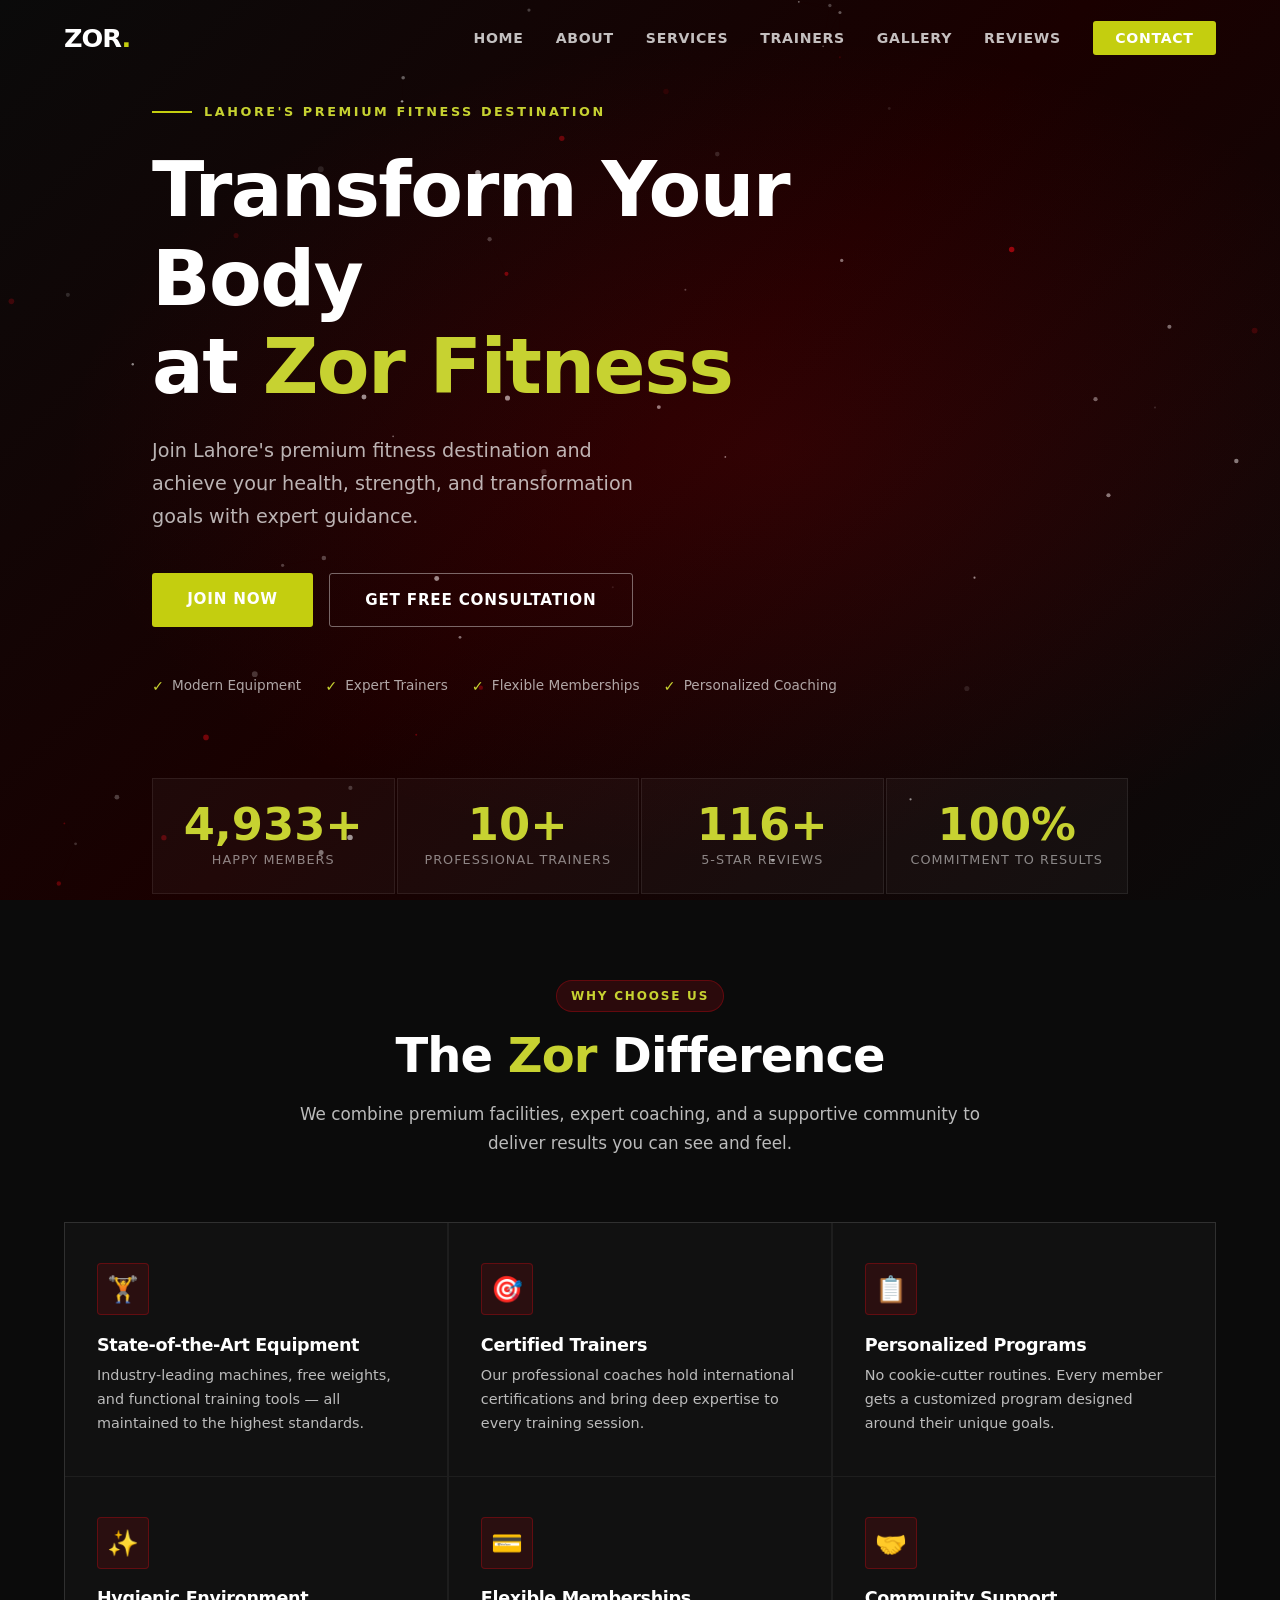
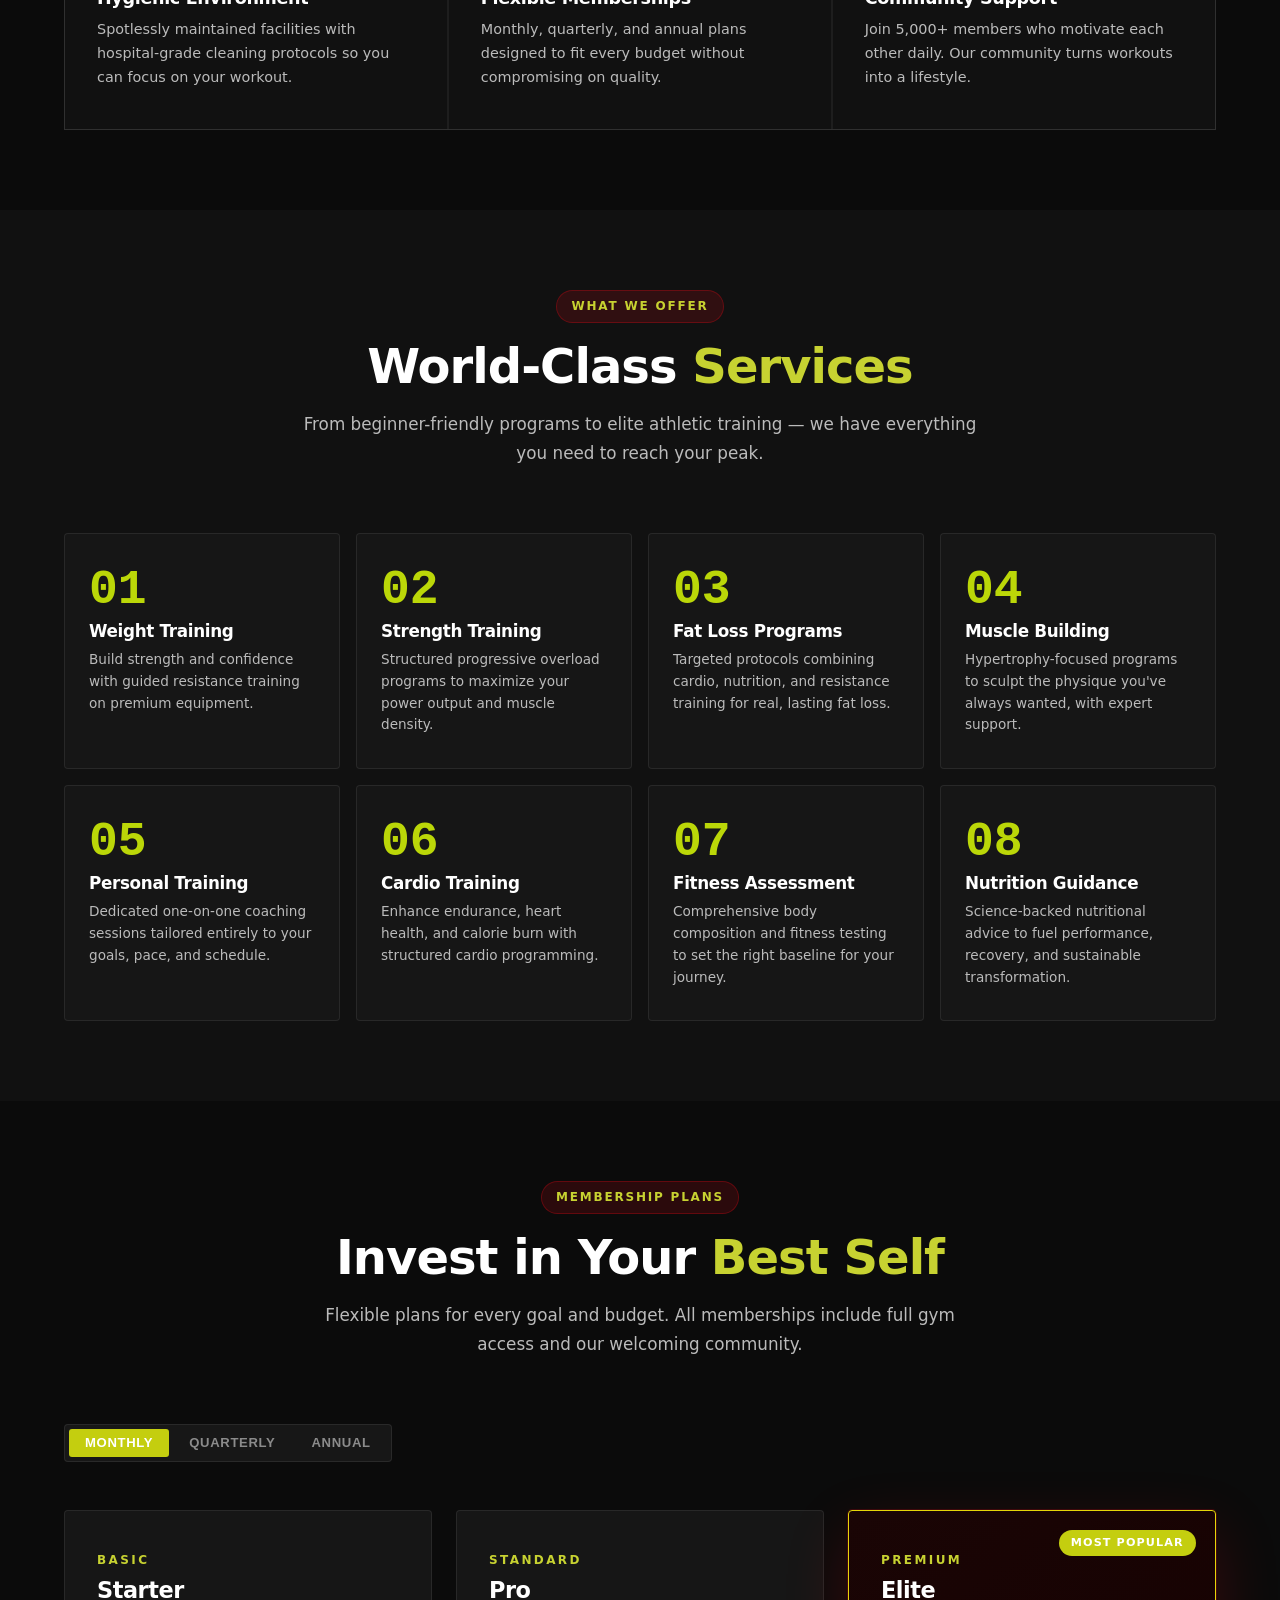
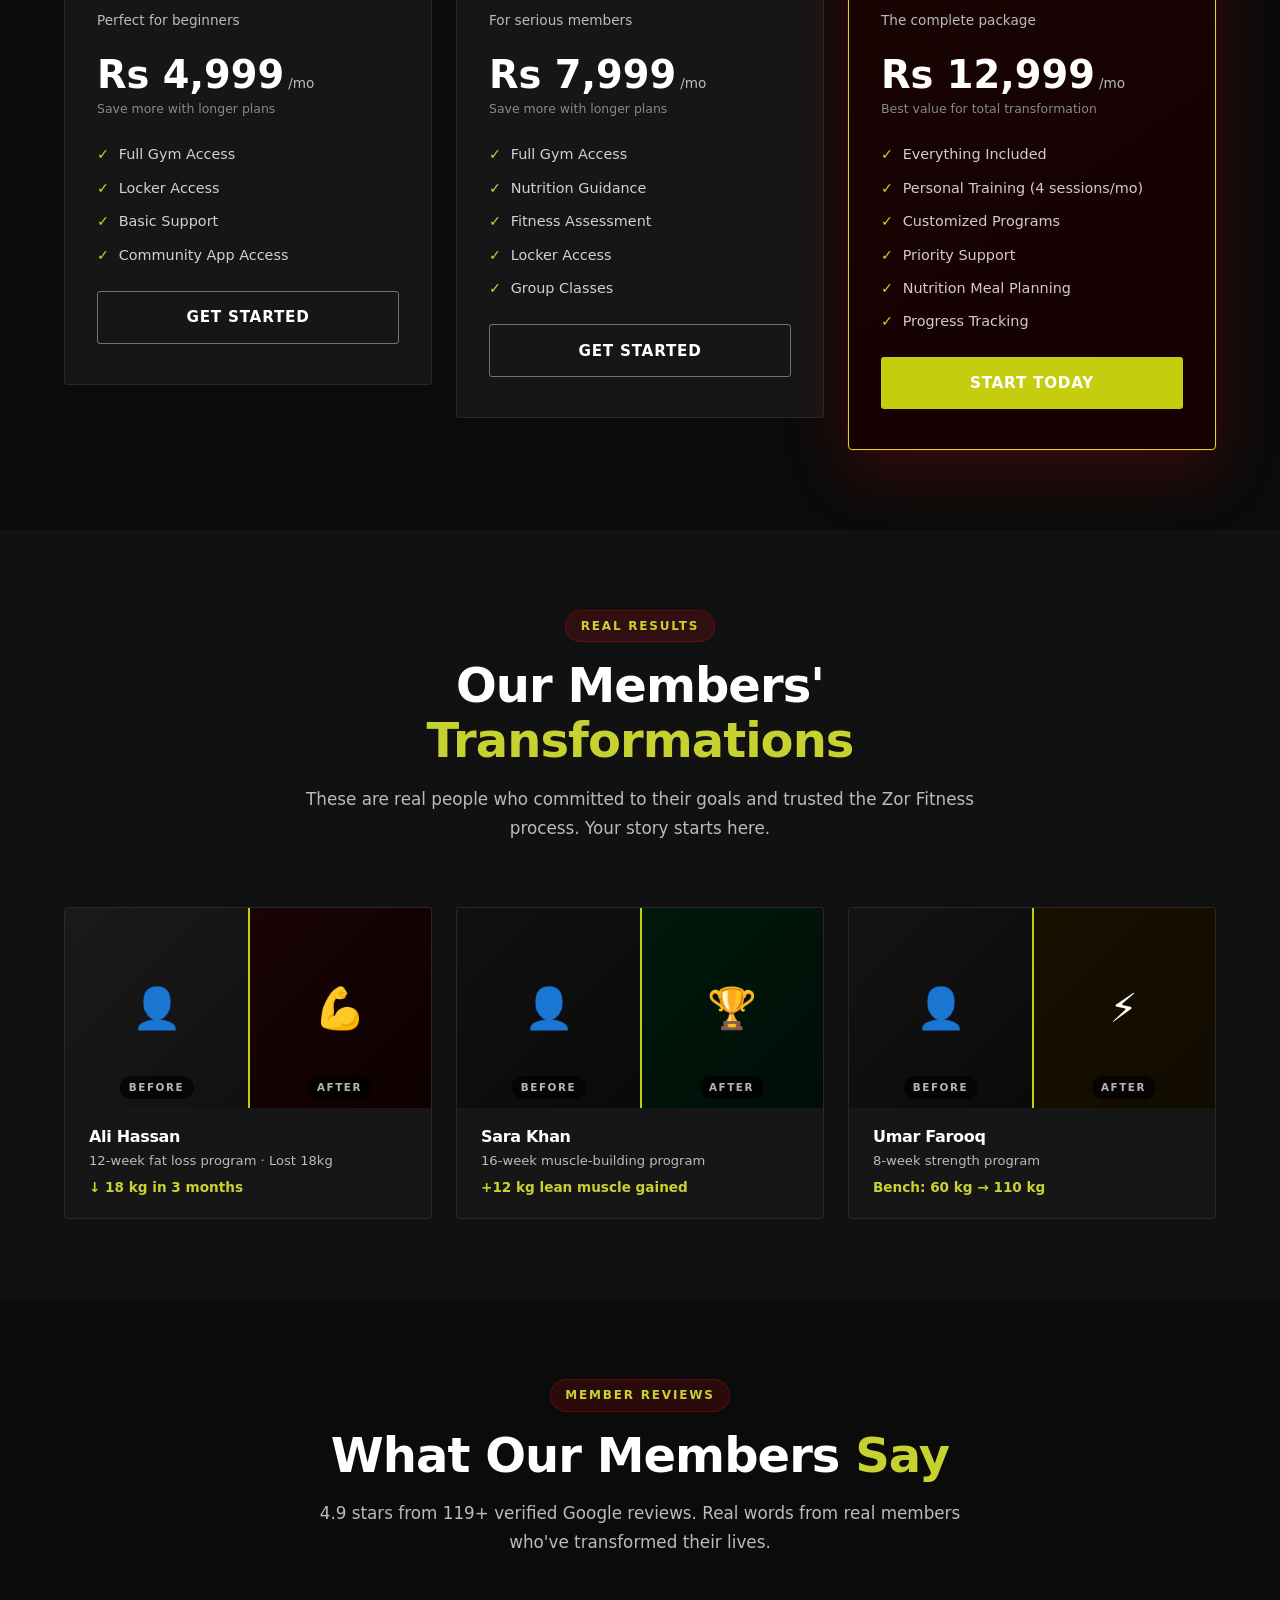
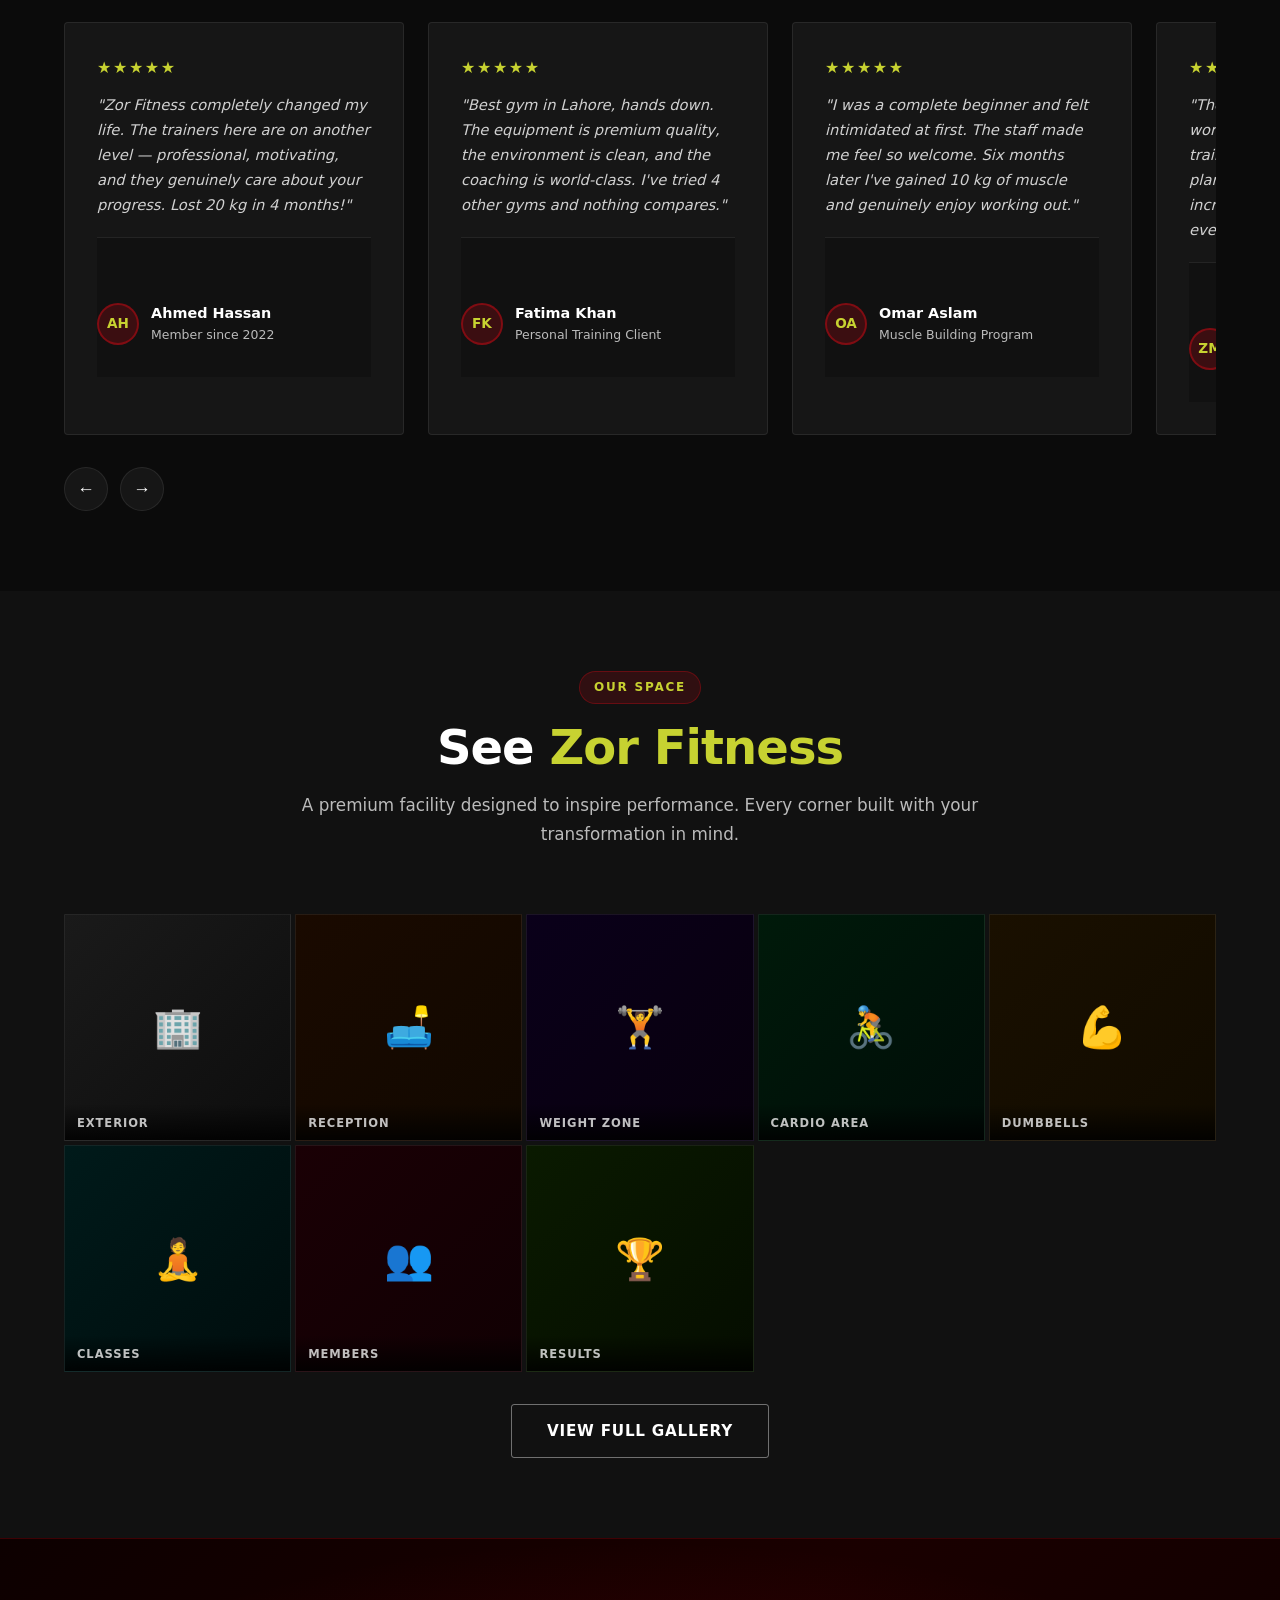
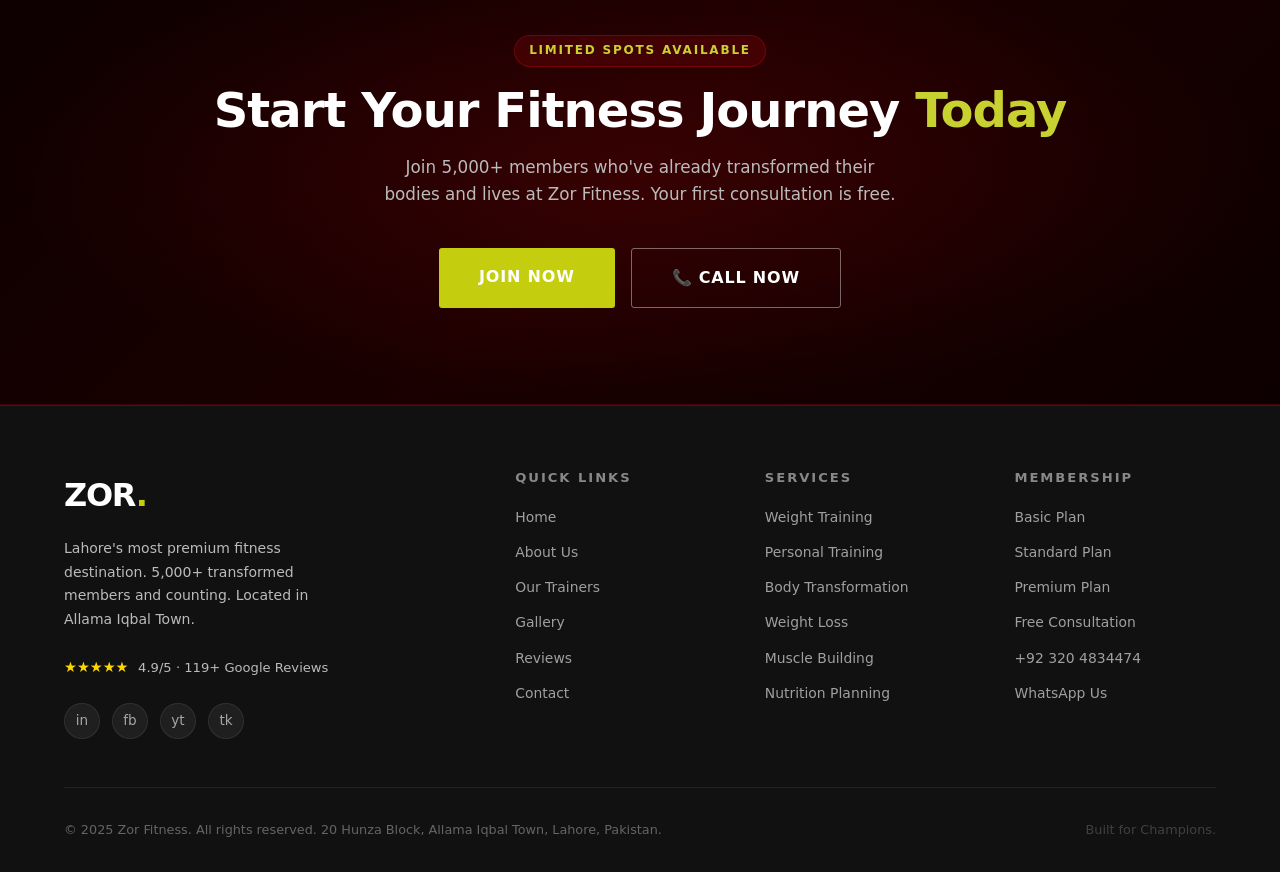
<file: zor/index.html>
<!DOCTYPE html>
<html lang="en">
<head>
  <meta charset="UTF-8">
  <meta name="viewport" content="width=device-width, initial-scale=1.0">
  <title>Zor Fitness | Premium Gym in Lahore | Allama Iqbal Town</title>

  <!-- Primary Meta -->
  <meta name="description" content="Zor Fitness – Lahore's most premium gym in Allama Iqbal Town. Expert trainers, modern equipment, personalized coaching. Join 5000+ members. Rated 4.9/5. Call +92 320 4834474.">
  <meta name="keywords" content="best gym in Allama Iqbal Town Lahore, gym in Lahore, fitness center Lahore, personal training Lahore, weight loss gym Lahore, fitness gym near me, best fitness club Lahore">
  <meta name="robots" content="index, follow">
  <meta name="author" content="Zor Fitness">
  <meta name="theme-color" content="#0B0B0B">

  <!-- Canonical -->
  <link rel="canonical" href="https://zorfitness.pk">

  <!-- Open Graph -->
  <meta property="og:title" content="Zor Fitness | Premium Gym in Lahore">
  <meta property="og:description" content="Transform your body at Lahore's most premium fitness destination. Expert trainers, modern equipment, results guaranteed.">
  <meta property="og:type" content="website">
  <meta property="og:url" content="https://zorfitness.pk">
  <meta property="og:locale" content="en_PK">
  <meta property="og:site_name" content="Zor Fitness">
  <meta property="og:image" content="https://zorfitness.pk/assets/og-image.jpg">
  <meta property="og:image:width" content="1200">
  <meta property="og:image:height" content="630">
  <meta property="og:image:alt" content="Zor Fitness - Premium Gym in Lahore">

  <!-- Twitter Card -->
  <meta name="twitter:card" content="summary_large_image">
  <meta name="twitter:title" content="Zor Fitness | Premium Gym in Lahore">
  <meta name="twitter:description" content="Transform your body at Lahore's most premium fitness destination. Expert trainers, modern equipment, results guaranteed.">
  <meta name="twitter:image" content="https://zorfitness.pk/assets/og-image.jpg">
  <meta name="twitter:image:alt" content="Zor Fitness - Premium Gym in Lahore">

  <!-- Favicon -->
  <link rel="icon" type="image/svg+xml" href="assets/icons/favicon.svg">
  <link rel="icon" type="image/png" sizes="32x32" href="assets/icons/favicon-32x32.png">
  <link rel="icon" type="image/png" sizes="16x16" href="assets/icons/favicon-16x16.png">
  <link rel="apple-touch-icon" sizes="180x180" href="assets/icons/apple-touch-icon.png">
  <link rel="manifest" href="assets/icons/site.webmanifest">

  <!-- Preconnect -->
  <link rel="preconnect" href="https://fonts.googleapis.com">

  <!-- Stylesheet -->
  <link rel="stylesheet" href="style.css">

  <!-- Structured Data -->
  <script type="application/ld+json">
  {
    "@context": "https://schema.org",
    "@type": "HealthClub",
    "name": "Zor Fitness",
    "description": "Premium fitness gym in Lahore with expert trainers, modern equipment and personalized programs.",
    "url": "https://zorfitness.pk",
    "logo": "https://zorfitness.pk/assets/icons/favicon.svg",
    "image": "https://zorfitness.pk/assets/og-image.jpg",
    "address": {
      "@type": "PostalAddress",
      "streetAddress": "20 Hunza Block, Street 1, Opposite J Hunza Block",
      "addressLocality": "Allama Iqbal Town",
      "addressRegion": "Lahore",
      "addressCountry": "PK"
    },
    "telephone": "+923204834474",
    "email": "info@zorfitness.pk",
    "sameAs": [
      "https://www.instagram.com/zorfitness",
      "https://www.facebook.com/zorfitness"
    ],
    "aggregateRating": {
      "@type": "AggregateRating",
      "ratingValue": "4.9",
      "reviewCount": "119",
      "bestRating": "5"
    },
    "openingHoursSpecification": {
      "@type": "OpeningHoursSpecification",
      "dayOfWeek": ["Monday","Tuesday","Wednesday","Thursday","Friday","Saturday","Sunday"],
      "opens": "06:00",
      "closes": "22:00"
    },
    "priceRange": "$$"
  }
  </script>
</head>
<body>

  <!-- Skip Navigation (Accessibility) -->
  <a href="#main-content" class="skip-link">Skip to main content</a>

  <!-- ─── NAVBAR ─── -->
  <nav id="navbar" role="navigation" aria-label="Main navigation">
    <div class="container">
      <div class="nav-inner">
        <a href="#" class="nav-logo" data-page="home" aria-label="Zor Fitness - Home">ZOR<span aria-hidden="true">.</span></a>
        <ul class="nav-links" role="list">
          <li><a href="#" data-page="home">Home</a></li>
          <li><a href="#" data-page="about">About</a></li>
          <li><a href="#" data-page="services">Services</a></li>
          <li><a href="#" data-page="trainers">Trainers</a></li>
          <li><a href="#" data-page="gallery">Gallery</a></li>
          <li><a href="#" data-page="testimonials">Reviews</a></li>
          <li><a href="#" data-page="contact" class="nav-cta">Contact</a></li>
        </ul>
        <button class="hamburger" id="hamburger-btn" aria-label="Open navigation menu" aria-expanded="false" aria-controls="mobileMenu">
          <span aria-hidden="true"></span>
          <span aria-hidden="true"></span>
          <span aria-hidden="true"></span>
        </button>
      </div>
    </div>
  </nav>

  <!-- Mobile Menu -->
  <div class="mobile-menu" id="mobileMenu" role="dialog" aria-modal="true" aria-label="Navigation menu" hidden>
    <button class="mobile-close" id="mobile-close-btn" aria-label="Close navigation menu">×</button>
    <nav aria-label="Mobile navigation">
      <a href="#" data-page="home" data-mobile-link>Home</a>
      <a href="#" data-page="about" data-mobile-link>About</a>
      <a href="#" data-page="services" data-mobile-link>Services</a>
      <a href="#" data-page="trainers" data-mobile-link>Trainers</a>
      <a href="#" data-page="gallery" data-mobile-link>Gallery</a>
      <a href="#" data-page="testimonials" data-mobile-link>Reviews</a>
      <a href="#" data-page="contact" data-mobile-link>Contact</a>
    </nav>
  </div>

  <!-- ─── MAIN CONTENT ─── -->
  <main id="main-content">

    <!-- ══════════════ HOME PAGE ══════════════ -->
    <div class="page active" id="page-home">

      <!-- HERO -->
      <section id="hero" aria-label="Hero section">
        <canvas id="hero-canvas" aria-hidden="true"></canvas>
        <div class="hero-overlay" aria-hidden="true"></div>
        <div class="container">
          <div class="hero-content">
            <div class="hero-eyebrow" aria-hidden="true">
              <div class="hero-eyebrow-line"></div>
              <span>Lahore's Premium Fitness Destination</span>
            </div>
            <h1 class="hero-title">
              Transform Your Body<br>at <em>Zor Fitness</em>
            </h1>
            <p class="hero-sub">
              Join Lahore's premium fitness destination and achieve your health, strength, and transformation goals with expert guidance.
            </p>
            <div class="hero-btns">
              <a href="#" class="btn btn-primary" data-page="contact">Join Now</a>
              <a href="#" class="btn btn-outline" data-page="contact">Get Free Consultation</a>
            </div>
            <ul class="hero-features" aria-label="Key features">
              <li class="hero-feat">Modern Equipment</li>
              <li class="hero-feat">Expert Trainers</li>
              <li class="hero-feat">Flexible Memberships</li>
              <li class="hero-feat">Personalized Coaching</li>
            </ul>
          </div>
          <div class="hero-stats" role="list" aria-label="Gym statistics">
            <div class="hero-stat reveal" role="listitem">
              <div class="hero-stat-num" data-count="5000" aria-label="5000+ happy members">0</div>
              <div class="hero-stat-label">Happy Members</div>
            </div>
            <div class="hero-stat reveal reveal-delay-1" role="listitem">
              <div class="hero-stat-num" data-count="10" aria-label="10+ professional trainers">0</div>
              <div class="hero-stat-label">Professional Trainers</div>
            </div>
            <div class="hero-stat reveal reveal-delay-2" role="listitem">
              <div class="hero-stat-num" data-count="119" aria-label="119+ 5-star reviews">0</div>
              <div class="hero-stat-label">5-Star Reviews</div>
            </div>
            <div class="hero-stat reveal reveal-delay-3" role="listitem">
              <div class="hero-stat-num" aria-label="100% commitment to results">100%</div>
              <div class="hero-stat-label">Commitment To Results</div>
            </div>
          </div>
        </div>
      </section>

      <!-- WHY CHOOSE US -->
      <section class="section" id="why-us" aria-labelledby="why-us-heading">
        <div class="container">
          <header class="section-header reveal">
            <div class="tag" aria-hidden="true">Why Choose Us</div>
            <h2 id="why-us-heading">The <span class="red">Zor</span> Difference</h2>
            <p>We combine premium facilities, expert coaching, and a supportive community to deliver results you can see and feel.</p>
          </header>
          <div class="features-grid" role="list">
            <article class="feature-card reveal" role="listitem">
              <div class="feature-icon" aria-hidden="true">🏋️</div>
              <h3>State-of-the-Art Equipment</h3>
              <p>Industry-leading machines, free weights, and functional training tools — all maintained to the highest standards.</p>
            </article>
            <article class="feature-card reveal reveal-delay-1" role="listitem">
              <div class="feature-icon" aria-hidden="true">🎯</div>
              <h3>Certified Trainers</h3>
              <p>Our professional coaches hold international certifications and bring deep expertise to every training session.</p>
            </article>
            <article class="feature-card reveal reveal-delay-2" role="listitem">
              <div class="feature-icon" aria-hidden="true">📋</div>
              <h3>Personalized Programs</h3>
              <p>No cookie-cutter routines. Every member gets a customized program designed around their unique goals.</p>
            </article>
            <article class="feature-card reveal" role="listitem">
              <div class="feature-icon" aria-hidden="true">✨</div>
              <h3>Hygienic Environment</h3>
              <p>Spotlessly maintained facilities with hospital-grade cleaning protocols so you can focus on your workout.</p>
            </article>
            <article class="feature-card reveal reveal-delay-1" role="listitem">
              <div class="feature-icon" aria-hidden="true">💳</div>
              <h3>Flexible Memberships</h3>
              <p>Monthly, quarterly, and annual plans designed to fit every budget without compromising on quality.</p>
            </article>
            <article class="feature-card reveal reveal-delay-2" role="listitem">
              <div class="feature-icon" aria-hidden="true">🤝</div>
              <h3>Community Support</h3>
              <p>Join 5,000+ members who motivate each other daily. Our community turns workouts into a lifestyle.</p>
            </article>
          </div>
        </div>
      </section>

      <!-- SERVICES PREVIEW -->
      <section class="section section-alt" aria-labelledby="services-heading">
        <div class="container">
          <header class="section-header reveal">
            <div class="tag" aria-hidden="true">What We Offer</div>
            <h2 id="services-heading">World-Class <span class="red">Services</span></h2>
            <p>From beginner-friendly programs to elite athletic training — we have everything you need to reach your peak.</p>
          </header>
          <div class="services-grid">
            <article class="service-card reveal">
              <div class="service-num" aria-hidden="true">01</div>
              <h3>Weight Training</h3>
              <p>Build strength and confidence with guided resistance training on premium equipment.</p>
            </article>
            <article class="service-card reveal reveal-delay-1">
              <div class="service-num" aria-hidden="true">02</div>
              <h3>Strength Training</h3>
              <p>Structured progressive overload programs to maximize your power output and muscle density.</p>
            </article>
            <article class="service-card reveal">
              <div class="service-num" aria-hidden="true">03</div>
              <h3>Fat Loss Programs</h3>
              <p>Targeted protocols combining cardio, nutrition, and resistance training for real, lasting fat loss.</p>
            </article>
            <article class="service-card reveal reveal-delay-1">
              <div class="service-num" aria-hidden="true">04</div>
              <h3>Muscle Building</h3>
              <p>Hypertrophy-focused programs to sculpt the physique you've always wanted, with expert support.</p>
            </article>
            <article class="service-card reveal">
              <div class="service-num" aria-hidden="true">05</div>
              <h3>Personal Training</h3>
              <p>Dedicated one-on-one coaching sessions tailored entirely to your goals, pace, and schedule.</p>
            </article>
            <article class="service-card reveal reveal-delay-1">
              <div class="service-num" aria-hidden="true">06</div>
              <h3>Cardio Training</h3>
              <p>Enhance endurance, heart health, and calorie burn with structured cardio programming.</p>
            </article>
            <article class="service-card reveal">
              <div class="service-num" aria-hidden="true">07</div>
              <h3>Fitness Assessment</h3>
              <p>Comprehensive body composition and fitness testing to set the right baseline for your journey.</p>
            </article>
            <article class="service-card reveal reveal-delay-1">
              <div class="service-num" aria-hidden="true">08</div>
              <h3>Nutrition Guidance</h3>
              <p>Science-backed nutritional advice to fuel performance, recovery, and sustainable transformation.</p>
            </article>
          </div>
        </div>
      </section>

      <!-- MEMBERSHIP -->
      <section class="section" id="membership" aria-labelledby="membership-heading">
        <div class="container">
          <header class="section-header reveal">
            <div class="tag" aria-hidden="true">Membership Plans</div>
            <h2 id="membership-heading">Invest in Your <span class="red">Best Self</span></h2>
            <p>Flexible plans for every goal and budget. All memberships include full gym access and our welcoming community.</p>
          </header>
          <div class="pricing-toggle reveal" role="group" aria-label="Select billing period">
            <button class="active" data-period="monthly" aria-pressed="true">Monthly</button>
            <button data-period="quarterly" aria-pressed="false">Quarterly</button>
            <button data-period="annual" aria-pressed="false">Annual</button>
          </div>
          <div class="pricing-grid">
            <article class="pricing-card reveal">
              <div class="pricing-plan">Basic</div>
              <h3>Starter</h3>
              <p class="text-muted" style="font-size:0.85rem; margin-top:0.4rem;">Perfect for beginners</p>
              <div class="pricing-price">
                <div><span class="price-amount" data-monthly="Rs 4,999" data-quarterly="Rs 12,999" data-annual="Rs 44,999">Rs 4,999</span><span class="price-period">/mo</span></div>
                <div class="price-sub" id="basic-sub">Save more with longer plans</div>
              </div>
              <ul class="pricing-features">
                <li>Full Gym Access</li>
                <li>Locker Access</li>
                <li>Basic Support</li>
                <li>Community App Access</li>
              </ul>
              <a href="#" class="btn btn-outline" data-page="contact" style="width:100%; text-align:center;">Get Started</a>
            </article>
            <article class="pricing-card reveal reveal-delay-1">
              <div class="pricing-plan">Standard</div>
              <h3>Pro</h3>
              <p class="text-muted" style="font-size:0.85rem; margin-top:0.4rem;">For serious members</p>
              <div class="pricing-price">
                <div><span class="price-amount" data-monthly="Rs 7,999" data-quarterly="Rs 20,999" data-annual="Rs 74,999">Rs 7,999</span><span class="price-period">/mo</span></div>
                <div class="price-sub" id="std-sub">Save more with longer plans</div>
              </div>
              <ul class="pricing-features">
                <li>Full Gym Access</li>
                <li>Nutrition Guidance</li>
                <li>Fitness Assessment</li>
                <li>Locker Access</li>
                <li>Group Classes</li>
              </ul>
              <a href="#" class="btn btn-outline" data-page="contact" style="width:100%; text-align:center;">Get Started</a>
            </article>
            <article class="pricing-card featured reveal reveal-delay-2">
              <div class="pricing-badge">Most Popular</div>
              <div class="pricing-plan">Premium</div>
              <h3>Elite</h3>
              <p class="text-muted" style="font-size:0.85rem; margin-top:0.4rem;">The complete package</p>
              <div class="pricing-price">
                <div><span class="price-amount" data-monthly="Rs 12,999" data-quarterly="Rs 33,999" data-annual="Rs 119,999">Rs 12,999</span><span class="price-period">/mo</span></div>
                <div class="price-sub" id="prem-sub">Best value for total transformation</div>
              </div>
              <ul class="pricing-features">
                <li>Everything Included</li>
                <li>Personal Training (4 sessions/mo)</li>
                <li>Customized Programs</li>
                <li>Priority Support</li>
                <li>Nutrition Meal Planning</li>
                <li>Progress Tracking</li>
              </ul>
              <a href="#" class="btn btn-primary" data-page="contact" style="width:100%; text-align:center;">Start Today</a>
            </article>
          </div>
        </div>
      </section>

      <!-- TRANSFORMATIONS -->
      <section class="section section-alt" aria-labelledby="transformations-heading">
        <div class="container">
          <header class="section-header reveal">
            <div class="tag" aria-hidden="true">Real Results</div>
            <h2 id="transformations-heading">Our Members' <span class="red">Transformations</span></h2>
            <p>These are real people who committed to their goals and trusted the Zor Fitness process. Your story starts here.</p>
          </header>
          <div class="transform-grid">
            <article class="transform-card reveal">
              <div class="transform-images" aria-label="Before and after transformation for Ali Hassan">
                <div class="transform-img before"><span aria-hidden="true">👤</span><div class="img-label">Before</div></div>
                <div class="transform-img after"><span aria-hidden="true">💪</span><div class="img-label">After</div></div>
                <div class="transform-divider" aria-hidden="true"></div>
              </div>
              <div class="transform-info">
                <h4>Ali Hassan</h4>
                <p>12-week fat loss program · Lost 18kg</p>
                <div class="transform-result">↓ 18 kg in 3 months</div>
              </div>
            </article>
            <article class="transform-card reveal reveal-delay-1">
              <div class="transform-images" aria-label="Before and after transformation for Sara Khan">
                <div class="transform-img before" style="background: linear-gradient(135deg, #111, #0a0a0a);"><span aria-hidden="true">👤</span><div class="img-label">Before</div></div>
                <div class="transform-img after" style="background: linear-gradient(135deg, #001a0a, #000d08);"><span aria-hidden="true">🏆</span><div class="img-label">After</div></div>
                <div class="transform-divider" aria-hidden="true"></div>
              </div>
              <div class="transform-info">
                <h4>Sara Khan</h4>
                <p>16-week muscle-building program</p>
                <div class="transform-result">+12 kg lean muscle gained</div>
              </div>
            </article>
            <article class="transform-card reveal reveal-delay-2">
              <div class="transform-images" aria-label="Before and after transformation for Umar Farooq">
                <div class="transform-img before" style="background: linear-gradient(135deg, #141414, #0a0a0a);"><span aria-hidden="true">👤</span><div class="img-label">Before</div></div>
                <div class="transform-img after" style="background: linear-gradient(135deg, #1a1000, #110b00);"><span aria-hidden="true">⚡</span><div class="img-label">After</div></div>
                <div class="transform-divider" aria-hidden="true"></div>
              </div>
              <div class="transform-info">
                <h4>Umar Farooq</h4>
                <p>8-week strength program</p>
                <div class="transform-result">Bench: 60 kg → 110 kg</div>
              </div>
            </article>
          </div>
        </div>
      </section>

      <!-- TESTIMONIALS CAROUSEL -->
      <section class="section" aria-labelledby="testimonials-heading">
        <div class="container">
          <header class="section-header reveal">
            <div class="tag" aria-hidden="true">Member Reviews</div>
            <h2 id="testimonials-heading">What Our Members <span class="red">Say</span></h2>
            <p>4.9 stars from 119+ verified Google reviews. Real words from real members who've transformed their lives.</p>
          </header>
          <div class="testimonials-carousel reveal">
            <div class="testimonials-track" id="testimonials-track" role="list" aria-label="Member testimonials">
              <article class="testimonial-card" role="listitem">
                <div class="testimonial-stars" aria-label="5 stars">★★★★★</div>
                <blockquote class="testimonial-text">"Zor Fitness completely changed my life. The trainers here are on another level — professional, motivating, and they genuinely care about your progress. Lost 20 kg in 4 months!"</blockquote>
                <footer class="testimonial-author">
                  <div class="testimonial-avatar" aria-hidden="true">AH</div>
                  <div><div class="testimonial-name">Ahmed Hassan</div><div class="testimonial-role">Member since 2022</div></div>
                </footer>
              </article>
              <article class="testimonial-card" role="listitem">
                <div class="testimonial-stars" aria-label="5 stars">★★★★★</div>
                <blockquote class="testimonial-text">"Best gym in Lahore, hands down. The equipment is premium quality, the environment is clean, and the coaching is world-class. I've tried 4 other gyms and nothing compares."</blockquote>
                <footer class="testimonial-author">
                  <div class="testimonial-avatar" aria-hidden="true">FK</div>
                  <div><div class="testimonial-name">Fatima Khan</div><div class="testimonial-role">Personal Training Client</div></div>
                </footer>
              </article>
              <article class="testimonial-card" role="listitem">
                <div class="testimonial-stars" aria-label="5 stars">★★★★★</div>
                <blockquote class="testimonial-text">"I was a complete beginner and felt intimidated at first. The staff made me feel so welcome. Six months later I've gained 10 kg of muscle and genuinely enjoy working out."</blockquote>
                <footer class="testimonial-author">
                  <div class="testimonial-avatar" aria-hidden="true">OA</div>
                  <div><div class="testimonial-name">Omar Aslam</div><div class="testimonial-role">Muscle Building Program</div></div>
                </footer>
              </article>
              <article class="testimonial-card" role="listitem">
                <div class="testimonial-stars" aria-label="5 stars">★★★★★</div>
                <blockquote class="testimonial-text">"The nutrition guidance alone was worth the premium membership. My trainer created a complete meal plan and the results have been incredible. Highly recommend to everyone."</blockquote>
                <footer class="testimonial-author">
                  <div class="testimonial-avatar" aria-hidden="true">ZM</div>
                  <div><div class="testimonial-name">Zainab Malik</div><div class="testimonial-role">Premium Member</div></div>
                </footer>
              </article>
              <article class="testimonial-card" role="listitem">
                <div class="testimonial-stars" aria-label="5 stars">★★★★★</div>
                <blockquote class="testimonial-text">"As an athlete I needed a gym that takes performance seriously. Zor Fitness delivered. The strength coaches here understand periodization, recovery, and peak performance."</blockquote>
                <footer class="testimonial-author">
                  <div class="testimonial-avatar" aria-hidden="true">BQ</div>
                  <div><div class="testimonial-name">Bilal Qureshi</div><div class="testimonial-role">Athlete & Trainer</div></div>
                </footer>
              </article>
            </div>
            <nav class="carousel-nav" aria-label="Testimonial carousel controls">
              <button class="carousel-btn" id="carousel-prev" aria-label="Previous testimonial">←</button>
              <button class="carousel-btn" id="carousel-next" aria-label="Next testimonial">→</button>
            </nav>
          </div>
        </div>
      </section>

      <!-- GALLERY PREVIEW -->
      <section class="section section-alt" aria-labelledby="gallery-preview-heading">
        <div class="container">
          <header class="section-header reveal">
            <div class="tag" aria-hidden="true">Our Space</div>
            <h2 id="gallery-preview-heading">See <span class="red">Zor Fitness</span></h2>
            <p>A premium facility designed to inspire performance. Every corner built with your transformation in mind.</p>
          </header>
          <div class="gallery-grid" style="margin-bottom:2rem" aria-label="Gym facility preview">
            <div class="gallery-item gb-1 reveal"><div class="gallery-item-inner" aria-hidden="true">🏢</div><div class="gallery-item-label">Exterior</div></div>
            <div class="gallery-item gb-2 reveal"><div class="gallery-item-inner" aria-hidden="true">🛋️</div><div class="gallery-item-label">Reception</div></div>
            <div class="gallery-item gb-3 reveal"><div class="gallery-item-inner" aria-hidden="true">🏋️</div><div class="gallery-item-label">Weight Zone</div></div>
            <div class="gallery-item gb-4 reveal"><div class="gallery-item-inner" aria-hidden="true">🚴</div><div class="gallery-item-label">Cardio Area</div></div>
            <div class="gallery-item gb-5 reveal"><div class="gallery-item-inner" aria-hidden="true">💪</div><div class="gallery-item-label">Dumbbells</div></div>
            <div class="gallery-item gb-6 reveal"><div class="gallery-item-inner" aria-hidden="true">🧘</div><div class="gallery-item-label">Classes</div></div>
            <div class="gallery-item gb-7 reveal"><div class="gallery-item-inner" aria-hidden="true">👥</div><div class="gallery-item-label">Members</div></div>
            <div class="gallery-item gb-8 reveal"><div class="gallery-item-inner" aria-hidden="true">🏆</div><div class="gallery-item-label">Results</div></div>
          </div>
          <div style="text-align:center"><a href="#" class="btn btn-outline" data-page="gallery">View Full Gallery</a></div>
        </div>
      </section>

      <!-- CTA -->
      <section class="cta-section" aria-labelledby="cta-heading">
        <div class="container">
          <div class="tag" aria-hidden="true">Limited Spots Available</div>
          <h2 id="cta-heading">Start Your Fitness Journey <span class="red">Today</span></h2>
          <p>Join 5,000+ members who've already transformed their bodies and lives at Zor Fitness. Your first consultation is free.</p>
          <div class="cta-btns">
            <a href="#" class="btn btn-primary" data-page="contact" style="font-size:1rem; padding:1rem 2.5rem;">Join Now</a>
            <a href="tel:+923204834474" class="btn btn-outline" style="font-size:1rem; padding:1rem 2.5rem;"><span aria-hidden="true">📞</span> Call Now</a>
          </div>
        </div>
      </section>

    </div>
    <!-- end #page-home -->

    <!-- ══════════════ ABOUT PAGE ══════════════ -->
    <div class="page" id="page-about">
      <div class="page-wrapper">
        <div class="container">
          <header style="padding:5rem 0 2rem; text-align:center;">
            <div class="tag" aria-hidden="true">Our Story</div>
            <h1>Built by Athletes, <span class="red">For Athletes</span></h1>
          </header>
          <div class="about-grid" style="padding-bottom:5rem;">
            <div class="about-visual">
              <div class="about-img-wrap"><span aria-hidden="true">🏋️</span></div>
              <div class="about-badge" aria-label="4.9 Google Rating"><div class="about-badge-num">4.9</div><div class="about-badge-label">Google Rating</div></div>
            </div>
            <div>
              <h2 style="margin-bottom:1.5rem">Lahore's Most <span class="red">Trusted</span> Gym</h2>
              <p style="color:var(--gray-light); line-height:1.8; margin-bottom:1.5rem;">Zor Fitness was founded with a single mission: to bring world-class fitness to Lahore. Located in the heart of Allama Iqbal Town, we've grown from a small training studio into a premium fitness destination trusted by over 5,000 members.</p>
              <p style="color:var(--gray-light); line-height:1.8; margin-bottom:2rem;">We believe that fitness is not a luxury — it's a necessity. That's why we've created a space where beginners feel welcome, athletes find challenge, and everyone leaves better than they arrived.</p>
              <div class="about-values">
                <div class="value-item"><h3>🎯 Our Mission</h3><p>Make premium fitness accessible to every person in Lahore who is serious about change.</p></div>
                <div class="value-item"><h3>👁️ Our Vision</h3><p>To be Pakistan's most respected fitness brand, known for real results and genuine care.</p></div>
                <div class="value-item"><h3>💎 Excellence</h3><p>We never settle. Every machine, trainer, and program meets international standards.</p></div>
                <div class="value-item"><h3>🔥 Integrity</h3><p>Honest coaching, transparent pricing, and programs that actually work.</p></div>
              </div>
            </div>
          </div>

          <div class="philosophy-box">
            <h2 style="margin-bottom:1rem">Our <span class="red">Philosophy</span></h2>
            <p style="color:var(--gray-light); max-width:640px; margin:0 auto 2rem; font-size:1.05rem; line-height:1.8;">Every member who walks through our doors has a unique story. Our job is to understand that story, design the right program, and be there for every rep, every setback, and every breakthrough.</p>
            <div class="philosophy-grid">
              <div class="philosophy-card">
                <div style="font-size:2rem; margin-bottom:0.75rem;" aria-hidden="true">🧠</div>
                <h3>Professional Environment</h3>
                <p style="color:var(--gray-light); font-size:0.85rem;">A space where every detail — from lighting to equipment placement — is optimized for performance.</p>
              </div>
              <div class="philosophy-card">
                <div style="font-size:2rem; margin-bottom:0.75rem;" aria-hidden="true">📊</div>
                <h3>Expert Guidance</h3>
                <p style="color:var(--gray-light); font-size:0.85rem;">Certified coaches who understand science and translate it into practical, effective training.</p>
              </div>
              <div class="philosophy-card">
                <div style="font-size:2rem; margin-bottom:0.75rem;" aria-hidden="true">🏆</div>
                <h3>Member Success</h3>
                <p style="color:var(--gray-light); font-size:0.85rem;">Your success is our success. We measure ourselves by the transformations we deliver.</p>
              </div>
            </div>
          </div>
        </div>
      </div>
    </div>

    <!-- ══════════════ SERVICES PAGE ══════════════ -->
    <div class="page" id="page-services">
      <div class="page-wrapper">
        <div class="container" style="padding:5rem 0">
          <header class="section-header">
            <div class="tag" aria-hidden="true">Our Services</div>
            <h1>Everything You Need to <span class="red">Transform</span></h1>
            <p>Eight specialized programs designed to take you from where you are to where you want to be.</p>
          </header>
          <div class="services-detail-grid">
            <article class="service-detail-card">
              <div><div class="service-num" aria-hidden="true">01</div><h2>Weight Training</h2></div>
              <div><p style="color:var(--gray-light); line-height:1.8; margin-bottom:1rem;">Resistance training is the foundation of any transformation. Our weight training programs are designed progressively — starting where you are and systematically building you to where you want to be.</p>
              <div class="tag-group"><span class="trainer-tag">Beginners Welcome</span><span class="trainer-tag">All Fitness Levels</span><span class="trainer-tag">Science-Based</span></div></div>
            </article>
            <article class="service-detail-card">
              <div><div class="service-num" aria-hidden="true">02</div><h2>Strength Training</h2></div>
              <div><p style="color:var(--gray-light); line-height:1.8; margin-bottom:1rem;">Specifically engineered to maximize your maximal strength across the big lifts — squat, deadlift, bench press, and overhead press. Our strength coaches use proven powerlifting and weightlifting methodologies.</p>
              <div class="tag-group"><span class="trainer-tag">Powerlifting</span><span class="trainer-tag">Athletic Performance</span><span class="trainer-tag">Competition Prep</span></div></div>
            </article>
            <article class="service-detail-card">
              <div><div class="service-num" aria-hidden="true">03</div><h2>Personal Coaching</h2></div>
              <div><p style="color:var(--gray-light); line-height:1.8; margin-bottom:1rem;">Your dedicated trainer works with you one-on-one, every session. They design your program, coach your technique, adjust your plan in real-time, and hold you accountable.</p>
              <div class="tag-group"><span class="trainer-tag">1-on-1 Attention</span><span class="trainer-tag">Custom Plans</span><span class="trainer-tag">Fastest Results</span></div></div>
            </article>
            <article class="service-detail-card">
              <div><div class="service-num" aria-hidden="true">04</div><h2>Body Transformation</h2></div>
              <div><p style="color:var(--gray-light); line-height:1.8; margin-bottom:1rem;">Our flagship 12-week transformation program combines resistance training, cardio, and nutrition to deliver visible, measurable change with regular check-ins throughout.</p>
              <div class="tag-group"><span class="trainer-tag">12-Week Program</span><span class="trainer-tag">Full-Body Change</span><span class="trainer-tag">Tracked Progress</span></div></div>
            </article>
            <article class="service-detail-card">
              <div><div class="service-num" aria-hidden="true">05</div><h2>Weight Loss</h2></div>
              <div><p style="color:var(--gray-light); line-height:1.8; margin-bottom:1rem;">Evidence-based fat loss without fads or unsustainable methods. We combine HIIT, metabolic conditioning, and strategic nutrition to create a sustainable caloric deficit that melts fat while preserving muscle.</p>
              <div class="tag-group"><span class="trainer-tag">HIIT</span><span class="trainer-tag">Metabolic Training</span><span class="trainer-tag">Sustainable</span></div></div>
            </article>
            <article class="service-detail-card">
              <div><div class="service-num" aria-hidden="true">06</div><h2>Nutrition Planning</h2></div>
              <div><p style="color:var(--gray-light); line-height:1.8; margin-bottom:1rem;">70% of your results come from what you eat. Our nutrition specialists create customized meal plans aligned with your training program, food preferences, and lifestyle.</p>
              <div class="tag-group"><span class="trainer-tag">Macro Tracking</span><span class="trainer-tag">Custom Meal Plans</span><span class="trainer-tag">Supplement Advice</span></div></div>
            </article>
            <article class="service-detail-card">
              <div><div class="service-num" aria-hidden="true">07</div><h2>Fitness Assessments</h2></div>
              <div><p style="color:var(--gray-light); line-height:1.8; margin-bottom:1rem;">Before you begin, we measure where you are. Our comprehensive fitness assessment includes body composition analysis, cardiovascular fitness testing, mobility screening, and strength benchmarks.</p>
              <div class="tag-group"><span class="trainer-tag">Body Composition</span><span class="trainer-tag">Mobility Screen</span><span class="trainer-tag">Benchmark Testing</span></div></div>
            </article>
          </div>
        </div>
      </div>
    </div>

    <!-- ══════════════ TRAINERS PAGE ══════════════ -->
    <div class="page" id="page-trainers">
      <div class="page-wrapper">
        <div class="container" style="padding:5rem 0">
          <header class="section-header">
            <div class="tag" aria-hidden="true">Our Team</div>
            <h1>Meet Your <span class="red">Expert Trainers</span></h1>
            <p>Certified, passionate, and dedicated to your success. Every trainer at Zor Fitness is selected for their expertise and their ability to inspire.</p>
          </header>
          <div class="trainers-grid">
            <article class="trainer-card">
              <div class="trainer-photo">
                <span class="trainer-avatar" aria-hidden="true">🏋️</span>
                <div class="trainer-overlay" aria-hidden="true"></div>
                <div class="trainer-socials" aria-label="Social links for Zubair Ahmed">
                  <a href="#" class="trainer-social-btn" aria-label="Zubair Ahmed on Instagram">ig</a>
                  <a href="#" class="trainer-social-btn" aria-label="Zubair Ahmed on Facebook">fb</a>
                </div>
              </div>
              <div class="trainer-info">
                <h2>Zubair Ahmed</h2>
                <div class="trainer-spec">Head Coach · Strength & Conditioning</div>
                <div class="trainer-exp">8+ years experience · ISSA Certified</div>
                <div class="trainer-tags"><span class="trainer-tag">Powerlifting</span><span class="trainer-tag">Body Transformation</span></div>
              </div>
            </article>
            <article class="trainer-card">
              <div class="trainer-photo" style="background: linear-gradient(135deg, #001a0a, #000d08);">
                <span class="trainer-avatar" aria-hidden="true">💪</span>
                <div class="trainer-overlay" aria-hidden="true"></div>
                <div class="trainer-socials" aria-label="Social links for Hamza Tariq">
                  <a href="#" class="trainer-social-btn" aria-label="Hamza Tariq on Instagram">ig</a>
                  <a href="#" class="trainer-social-btn" aria-label="Hamza Tariq on Facebook">fb</a>
                </div>
              </div>
              <div class="trainer-info">
                <h2>Hamza Tariq</h2>
                <div class="trainer-spec">Senior Trainer · Muscle Building</div>
                <div class="trainer-exp">6+ years experience · ACE Certified</div>
                <div class="trainer-tags"><span class="trainer-tag">Hypertrophy</span><span class="trainer-tag">Sports Nutrition</span></div>
              </div>
            </article>
            <article class="trainer-card">
              <div class="trainer-photo" style="background: linear-gradient(135deg, #0a001a, #08000d);">
                <span class="trainer-avatar" aria-hidden="true">🏃</span>
                <div class="trainer-overlay" aria-hidden="true"></div>
                <div class="trainer-socials" aria-label="Social links for Aisha Noor">
                  <a href="#" class="trainer-social-btn" aria-label="Aisha Noor on Instagram">ig</a>
                  <a href="#" class="trainer-social-btn" aria-label="Aisha Noor on Facebook">fb</a>
                </div>
              </div>
              <div class="trainer-info">
                <h2>Aisha Noor</h2>
                <div class="trainer-spec">Female Specialist · Fat Loss</div>
                <div class="trainer-exp">5+ years experience · NASM Certified</div>
                <div class="trainer-tags"><span class="trainer-tag">Women's Fitness</span><span class="trainer-tag">Cardio Science</span></div>
              </div>
            </article>
            <article class="trainer-card">
              <div class="trainer-photo" style="background: linear-gradient(135deg, #1a1000, #110b00);">
                <span class="trainer-avatar" aria-hidden="true">⚡</span>
                <div class="trainer-overlay" aria-hidden="true"></div>
                <div class="trainer-socials" aria-label="Social links for Imran Butt">
                  <a href="#" class="trainer-social-btn" aria-label="Imran Butt on Instagram">ig</a>
                  <a href="#" class="trainer-social-btn" aria-label="Imran Butt on Facebook">fb</a>
                </div>
              </div>
              <div class="trainer-info">
                <h2>Imran Butt</h2>
                <div class="trainer-spec">Athletic Performance Coach</div>
                <div class="trainer-exp">7+ years experience · CSCS Certified</div>
                <div class="trainer-tags"><span class="trainer-tag">Speed & Agility</span><span class="trainer-tag">Endurance</span></div>
              </div>
            </article>
          </div>
          <div class="trainer-cta-box">
            <h2 style="margin-bottom:0.75rem">Book a Free Consultation</h2>
            <p style="color:var(--gray-light); margin-bottom:1.5rem;">Meet your trainer, discuss your goals, and get a personalized plan — completely free.</p>
            <a href="#" class="btn btn-primary" data-page="contact">Book Free Consultation</a>
          </div>
        </div>
      </div>
    </div>

    <!-- ══════════════ GALLERY PAGE ══════════════ -->
    <div class="page" id="page-gallery">
      <div class="page-wrapper">
        <div class="container" style="padding:5rem 0">
          <header class="section-header">
            <div class="tag" aria-hidden="true">Gallery</div>
            <h1>Inside <span class="red">Zor Fitness</span></h1>
            <p>Browse our facilities, training zones, and member transformations. See what awaits you.</p>
          </header>
          <div class="gallery-filters" id="gallery-filters" role="group" aria-label="Filter gallery by category">
            <button class="filter-btn active" data-cat="all" aria-pressed="true">All</button>
            <button class="filter-btn" data-cat="equipment" aria-pressed="false">Equipment</button>
            <button class="filter-btn" data-cat="areas" aria-pressed="false">Workout Areas</button>
            <button class="filter-btn" data-cat="trainers" aria-pressed="false">Trainers</button>
            <button class="filter-btn" data-cat="classes" aria-pressed="false">Classes</button>
            <button class="filter-btn" data-cat="transform" aria-pressed="false">Transformations</button>
          </div>
          <div class="gallery-grid" id="full-gallery" role="list">
            <div class="gallery-item gb-1" data-cat="equipment" role="listitem" tabindex="0" aria-label="Weight Rack"><div class="gallery-item-inner" aria-hidden="true">🏋️</div><div class="gallery-item-label">Weight Rack</div></div>
            <div class="gallery-item gb-2" data-cat="equipment" role="listitem" tabindex="0" aria-label="Power Rack"><div class="gallery-item-inner" aria-hidden="true">🏗️</div><div class="gallery-item-label">Power Rack</div></div>
            <div class="gallery-item gb-3" data-cat="equipment" role="listitem" tabindex="0" aria-label="Cable Machine"><div class="gallery-item-inner" aria-hidden="true">🔩</div><div class="gallery-item-label">Cable Machine</div></div>
            <div class="gallery-item gb-4" data-cat="equipment" role="listitem" tabindex="0" aria-label="Spin Bikes"><div class="gallery-item-inner" aria-hidden="true">🚴</div><div class="gallery-item-label">Spin Bikes</div></div>
            <div class="gallery-item gb-5" data-cat="equipment" role="listitem" tabindex="0" aria-label="Treadmills"><div class="gallery-item-inner" aria-hidden="true">🏃</div><div class="gallery-item-label">Treadmills</div></div>
            <div class="gallery-item gb-6" data-cat="equipment" role="listitem" tabindex="0" aria-label="Dumbbell Wall"><div class="gallery-item-inner" aria-hidden="true">💪</div><div class="gallery-item-label">Dumbbell Wall</div></div>
            <div class="gallery-item gb-7" data-cat="areas" role="listitem" tabindex="0" aria-label="Gym Exterior"><div class="gallery-item-inner" aria-hidden="true">🏢</div><div class="gallery-item-label">Gym Exterior</div></div>
            <div class="gallery-item gb-8" data-cat="areas" role="listitem" tabindex="0" aria-label="Reception"><div class="gallery-item-inner" aria-hidden="true">🛋️</div><div class="gallery-item-label">Reception</div></div>
            <div class="gallery-item gb-1" data-cat="areas" role="listitem" tabindex="0" aria-label="Weight Zone"><div class="gallery-item-inner" aria-hidden="true">⚡</div><div class="gallery-item-label">Weight Zone</div></div>
            <div class="gallery-item gb-2" data-cat="areas" role="listitem" tabindex="0" aria-label="Cardio Floor"><div class="gallery-item-inner" aria-hidden="true">🌀</div><div class="gallery-item-label">Cardio Floor</div></div>
            <div class="gallery-item gb-3" data-cat="trainers" role="listitem" tabindex="0" aria-label="Head Coach"><div class="gallery-item-inner" aria-hidden="true">👨‍🏫</div><div class="gallery-item-label">Head Coach</div></div>
            <div class="gallery-item gb-4" data-cat="trainers" role="listitem" tabindex="0" aria-label="Training Session"><div class="gallery-item-inner" aria-hidden="true">🎯</div><div class="gallery-item-label">Training Session</div></div>
            <div class="gallery-item gb-5" data-cat="classes" role="listitem" tabindex="0" aria-label="Group Class"><div class="gallery-item-inner" aria-hidden="true">🧘</div><div class="gallery-item-label">Group Class</div></div>
            <div class="gallery-item gb-6" data-cat="classes" role="listitem" tabindex="0" aria-label="HIIT Class"><div class="gallery-item-inner" aria-hidden="true">🏃</div><div class="gallery-item-label">HIIT Class</div></div>
            <div class="gallery-item gb-7" data-cat="transform" role="listitem" tabindex="0" aria-label="12-Week Result"><div class="gallery-item-inner" aria-hidden="true">🏆</div><div class="gallery-item-label">12-Week Result</div></div>
            <div class="gallery-item gb-8" data-cat="transform" role="listitem" tabindex="0" aria-label="Member Success"><div class="gallery-item-inner" aria-hidden="true">⭐</div><div class="gallery-item-label">Member Success</div></div>
          </div>
        </div>
      </div>
    </div>

    <!-- ══════════════ TESTIMONIALS PAGE ══════════════ -->
    <div class="page" id="page-testimonials">
      <div class="page-wrapper">
        <div class="container" style="padding:5rem 0">
          <header class="section-header">
            <div class="tag" aria-hidden="true">Member Reviews</div>
            <h1>119+ <span class="red">5-Star Reviews</span></h1>
            <p>Real stories from real people who transformed their bodies and lives at Zor Fitness.</p>
          </header>

          <div class="rating-banner" role="region" aria-label="Google rating summary">
            <div><div style="font-size:3rem; font-weight:900; color:#FFD700; line-height:1;" aria-label="4.9 out of 5">4.9</div><div style="color:var(--gray-light); font-size:0.85rem; margin-top:0.25rem;">Google Rating</div></div>
            <div><div style="font-size:3rem; font-weight:900; color:var(--red-bright); line-height:1;" aria-label="119 or more reviews">119+</div><div style="color:var(--gray-light); font-size:0.85rem; margin-top:0.25rem;">Total Reviews</div></div>
            <div><div style="font-size:1.4rem; color:#FFD700; line-height:1; margin-bottom:0.25rem;" aria-label="5 stars">★★★★★</div><div style="color:var(--gray-light); font-size:0.85rem;">Verified on Google</div></div>
          </div>

          <div class="reviews-grid">
            <article class="testimonial-card"><div class="testimonial-stars" aria-label="5 stars">★★★★★</div><blockquote class="testimonial-text">"Joining Zor Fitness was the best decision I made for my health. In 3 months I lost 15 kg and feel completely transformed. The trainers are world class and the environment is super motivating."</blockquote><footer class="testimonial-author"><div class="testimonial-avatar" aria-hidden="true">AH</div><div><div class="testimonial-name">Ahmed Hassan</div><div class="testimonial-role">Lost 15 kg · 3 months</div></div></footer></article>
            <article class="testimonial-card"><div class="testimonial-stars" aria-label="5 stars">★★★★★</div><blockquote class="testimonial-text">"I've been to gyms in Dubai and Karachi and Zor Fitness honestly competes with the best. The equipment is premium, the trainers know their stuff, and the atmosphere pushes you to give 100%."</blockquote><footer class="testimonial-author"><div class="testimonial-avatar" aria-hidden="true">FK</div><div><div class="testimonial-name">Fatima Khan</div><div class="testimonial-role">Premium Member</div></div></footer></article>
            <article class="testimonial-card"><div class="testimonial-stars" aria-label="5 stars">★★★★★</div><blockquote class="testimonial-text">"As a complete beginner I was nervous. But within the first week I felt completely at home. The trainers adapt to your level and never make you feel judged. Gained 8 kg of muscle in 4 months!"</blockquote><footer class="testimonial-author"><div class="testimonial-avatar" aria-hidden="true">OA</div><div><div class="testimonial-name">Omar Aslam</div><div class="testimonial-role">Muscle Building Program</div></div></footer></article>
            <article class="testimonial-card"><div class="testimonial-stars" aria-label="5 stars">★★★★★</div><blockquote class="testimonial-text">"The nutrition planning service changed everything for me. I thought I was eating healthy but my trainer showed me exactly where I was going wrong. Lost 22 kg and feel incredible."</blockquote><footer class="testimonial-author"><div class="testimonial-avatar" aria-hidden="true">ZM</div><div><div class="testimonial-name">Zainab Malik</div><div class="testimonial-role">Lost 22 kg · 5 months</div></div></footer></article>
            <article class="testimonial-card"><div class="testimonial-stars" aria-label="5 stars">★★★★★</div><blockquote class="testimonial-text">"I came for weight loss but what I got was an entirely new lifestyle. The community at Zor is unmatched. My trainer became my coach and accountability partner. This gym genuinely cares."</blockquote><footer class="testimonial-author"><div class="testimonial-avatar" aria-hidden="true">BQ</div><div><div class="testimonial-name">Bilal Qureshi</div><div class="testimonial-role">Standard Member · 18 months</div></div></footer></article>
            <article class="testimonial-card"><div class="testimonial-stars" aria-label="5 stars">★★★★★</div><blockquote class="testimonial-text">"My son is 17 and wanted to start training. I was worried about the environment but Zor Fitness was welcoming and professional. The youth guidance here is exceptional."</blockquote><footer class="testimonial-author"><div class="testimonial-avatar" aria-hidden="true">SR</div><div><div class="testimonial-name">Sana Rashid</div><div class="testimonial-role">Parent · Member</div></div></footer></article>
          </div>

          <div style="text-align:center; margin-top:3rem;">
            <a href="#" class="btn btn-outline" style="margin-right:1rem;" data-page="contact">Leave a Review</a>
            <a href="#" class="btn btn-primary" data-page="contact">Join Zor Fitness</a>
          </div>
        </div>
      </div>
    </div>

    <!-- ══════════════ CONTACT PAGE ══════════════ -->
    <div class="page" id="page-contact">
      <div class="page-wrapper">
        <div class="container" style="padding:5rem 0">
          <header class="section-header">
            <div class="tag" aria-hidden="true">Get In Touch</div>
            <h1>Start Your Journey <span class="red">Today</span></h1>
            <p>Fill the form or give us a call. Your free consultation is waiting — no commitment required.</p>
          </header>
          <div class="contact-grid">
            <div>
              <h2 style="margin-bottom:2rem">Contact Information</h2>
              <address style="font-style:normal;">
                <div class="contact-info-item">
                  <div class="contact-icon" aria-hidden="true">📍</div>
                  <div>
                    <h3 class="contact-label">Our Location</h3>
                    <p>20 Hunza Block, Street 1,<br>Opposite J Hunza Block,<br>Allama Iqbal Town, Lahore</p>
                  </div>
                </div>
                <div class="contact-info-item">
                  <div class="contact-icon" aria-hidden="true">📞</div>
                  <div>
                    <h3 class="contact-label">Phone / WhatsApp</h3>
                    <p><a href="tel:+923204834474" style="color:var(--red-bright); text-decoration:none;">+92 320 4834474</a></p>
                  </div>
                </div>
                <div class="contact-info-item">
                  <div class="contact-icon" aria-hidden="true">⏰</div>
                  <div>
                    <h3 class="contact-label">Opening Hours</h3>
                    <p>Monday – Sunday: 6:00 AM – 10:00 PM</p>
                  </div>
                </div>
                <div class="contact-info-item">
                  <div class="contact-icon" aria-hidden="true">⭐</div>
                  <div>
                    <h3 class="contact-label">Google Rating</h3>
                    <p style="color:#FFD700;" aria-label="4.9 out of 5, 119 or more reviews">★★★★★ 4.9 / 5 (119+ Reviews)</p>
                  </div>
                </div>
              </address>
              <a href="https://wa.me/923204834474?text=Hi%20Zor%20Fitness!%20I'd%20like%20to%20know%20more%20about%20memberships." class="whatsapp-btn" target="_blank" rel="noopener noreferrer" aria-label="Chat with Zor Fitness on WhatsApp">
                <span style="font-size:1.3rem;" aria-hidden="true">💬</span>
                Chat on WhatsApp
              </a>
              <div class="map-embed">
                <iframe
                  src="https://www.google.com/maps/embed?pb=!1m18!1m12!1m3!1d3401.7!2d74.308!3d31.5047!2m3!1f0!2f0!3f0!3m2!1i1024!2i768!4f13.1!3m3!1m2!1s0x0%3A0x0!2zMzHCsDMwJzE3LjAiTiA3NMKwMTgnMjguOCJF!5e0!3m2!1sen!2spk!4v1700000000000!5m2!1sen!2spk"
                  allowfullscreen=""
                  loading="lazy"
                  referrerpolicy="no-referrer-when-downgrade"
                  title="Zor Fitness Location - Allama Iqbal Town, Lahore">
                </iframe>
              </div>
            </div>
            <div>
              <h2 style="margin-bottom:2rem">Send Us a Message</h2>
              <form class="contact-form" id="contact-form" novalidate>
                <div class="form-row">
                  <div class="form-field">
                    <label for="first-name">First Name</label>
                    <input type="text" id="first-name" name="first_name" placeholder="Ali" required autocomplete="given-name">
                  </div>
                  <div class="form-field">
                    <label for="last-name">Last Name</label>
                    <input type="text" id="last-name" name="last_name" placeholder="Ahmed" required autocomplete="family-name">
                  </div>
                </div>
                <div class="form-field">
                  <label for="email">Email Address</label>
                  <input type="email" id="email" name="email" placeholder="ali@example.com" required autocomplete="email">
                </div>
                <div class="form-field">
                  <label for="phone">Phone Number</label>
                  <input type="tel" id="phone" name="phone" placeholder="+92 300 0000000" autocomplete="tel">
                </div>
                <div class="form-field">
                  <label for="interest">I'm Interested In</label>
                  <select id="interest" name="interest">
                    <option value="">Select a service...</option>
                    <option value="membership">Gym Membership</option>
                    <option value="personal-training">Personal Training</option>
                    <option value="body-transformation">Body Transformation</option>
                    <option value="weight-loss">Weight Loss Program</option>
                    <option value="muscle-building">Muscle Building</option>
                    <option value="nutrition">Nutrition Guidance</option>
                    <option value="consultation">Free Consultation</option>
                  </select>
                </div>
                <div class="form-field">
                  <label for="message">Message</label>
                  <textarea id="message" name="message" placeholder="Tell us about your fitness goals..."></textarea>
                </div>
                <button type="submit" class="btn btn-primary" style="width:100%; font-size:1rem; padding:1rem;">Send Message</button>
              </form>
              <div id="form-success" class="form-success" role="alert" aria-live="polite" hidden>
                ✓ Message sent! We'll contact you within 24 hours.
              </div>
            </div>
          </div>
        </div>
      </div>
    </div>

  </main>

  <!-- ─── FOOTER ─── -->
  <footer role="contentinfo">
    <div class="container">
      <div class="footer-grid">
        <div class="footer-brand">
          <a href="#" class="nav-logo" data-page="home" style="font-size:2rem;" aria-label="Zor Fitness - Home">ZOR<span aria-hidden="true" style="color:var(--red)">.</span></a>
          <p>Lahore's most premium fitness destination. 5,000+ transformed members and counting. Located in Allama Iqbal Town.</p>
          <div class="footer-rating" aria-label="Rating: 4.9 out of 5 from 119 Google Reviews">
            <span class="rating-stars" aria-hidden="true">★★★★★</span>
            <span class="rating-text">4.9/5 · 119+ Google Reviews</span>
          </div>
          <div class="footer-socials">
            <a href="#" class="social-icon" aria-label="Zor Fitness on Instagram">in</a>
            <a href="#" class="social-icon" aria-label="Zor Fitness on Facebook">fb</a>
            <a href="#" class="social-icon" aria-label="Zor Fitness on YouTube">yt</a>
            <a href="#" class="social-icon" aria-label="Zor Fitness on TikTok">tk</a>
          </div>
        </div>
        <nav class="footer-col" aria-label="Quick links">
          <h3 class="footer-col-heading">Quick Links</h3>
          <ul role="list">
            <li><a href="#" data-page="home">Home</a></li>
            <li><a href="#" data-page="about">About Us</a></li>
            <li><a href="#" data-page="trainers">Our Trainers</a></li>
            <li><a href="#" data-page="gallery">Gallery</a></li>
            <li><a href="#" data-page="testimonials">Reviews</a></li>
            <li><a href="#" data-page="contact">Contact</a></li>
          </ul>
        </nav>
        <nav class="footer-col" aria-label="Services">
          <h3 class="footer-col-heading">Services</h3>
          <ul role="list">
            <li><a href="#" data-page="services">Weight Training</a></li>
            <li><a href="#" data-page="services">Personal Training</a></li>
            <li><a href="#" data-page="services">Body Transformation</a></li>
            <li><a href="#" data-page="services">Weight Loss</a></li>
            <li><a href="#" data-page="services">Muscle Building</a></li>
            <li><a href="#" data-page="services">Nutrition Planning</a></li>
          </ul>
        </nav>
        <nav class="footer-col" aria-label="Membership">
          <h3 class="footer-col-heading">Membership</h3>
          <ul role="list">
            <li><a href="#" data-page="home">Basic Plan</a></li>
            <li><a href="#" data-page="home">Standard Plan</a></li>
            <li><a href="#" data-page="home">Premium Plan</a></li>
            <li><a href="#" data-page="contact">Free Consultation</a></li>
            <li><a href="tel:+923204834474">+92 320 4834474</a></li>
            <li><a href="https://wa.me/923204834474" target="_blank" rel="noopener noreferrer">WhatsApp Us</a></li>
          </ul>
        </nav>
      </div>
      <div class="footer-bottom">
        <p>© 2025 Zor Fitness. All rights reserved. 20 Hunza Block, Allama Iqbal Town, Lahore, Pakistan.</p>
        <p style="color:rgba(255,255,255,0.2);">Built for Champions.</p>
      </div>
    </div>
  </footer>

  <!-- Deferred JS -->
  <script src="main.js" defer></script>
</body>
</html>
</file>
<file: style.css>
/* ═══════════════════════════════════════════════
   ZOR FITNESS — style.css
   Design preserved 100%. No redesigns.
   ═══════════════════════════════════════════════ */

/* ─── CSS CUSTOM PROPERTIES ─── */
:root {
  --red: #c4ce0f;
  --red-bright: #c7d231;
  --white: #FFFFFF;
  --bg: #0B0B0B;
  --bg-dark: #111111;
  --bg-card: #161616;
  --gray: #888;
  --gray-light: #bbb;
  --border: rgba(255, 255, 255, 0.08);
}

/* ─── RESET ─── */
*,
*::before,
*::after {
  box-sizing: border-box;
  margin: 0;
  padding: 0;
}

html {
  scroll-behavior: smooth;
}

body {
  font-family: 'Segoe UI', system-ui, -apple-system, sans-serif;
  background: var(--bg);
  color: var(--white);
  overflow-x: hidden;
  line-height: 1.6;
}

/* ─── SKIP LINK (Accessibility) ─── */
.skip-link {
  position: absolute;
  top: -100%;
  left: 1rem;
  background: var(--red);
  color: #fff;
  padding: 0.5rem 1rem;
  border-radius: 0 0 4px 4px;
  font-weight: 700;
  font-size: 0.9rem;
  text-decoration: none;
  z-index: 9999;
  transition: top 0.2s;
}

.skip-link:focus {
  top: 0;
}

/* ─── TYPOGRAPHY ─── */
h1,
h2,
h3,
h4,
h5 {
  font-weight: 800;
  line-height: 1.15;
  letter-spacing: -0.02em;
}

h1 { font-size: clamp(2.5rem, 6vw, 5rem); }
h2 { font-size: clamp(1.8rem, 4vw, 3rem); }
h3 { font-size: clamp(1.2rem, 2.5vw, 1.6rem); }

/* ─── UTILITIES ─── */
.container {
  max-width: 1200px;
  margin: 0 auto;
  padding: 0 1.5rem;
}

.section {
  padding: 5rem 0;
}

.section-alt {
  background: var(--bg-dark);
}

.tag {
  display: inline-block;
  background: rgba(229, 9, 20, 0.15);
  color: var(--red-bright);
  font-size: 0.75rem;
  font-weight: 700;
  letter-spacing: 0.15em;
  text-transform: uppercase;
  padding: 0.35rem 0.9rem;
  border-radius: 2rem;
  border: 1px solid rgba(229, 9, 20, 0.3);
  margin-bottom: 1rem;
}

.btn {
  display: inline-block;
  padding: 0.85rem 2.2rem;
  border-radius: 3px;
  font-weight: 700;
  font-size: 0.95rem;
  letter-spacing: 0.05em;
  text-transform: uppercase;
  cursor: pointer;
  transition: all 0.25s;
  text-decoration: none;
  border: none;
}

.btn-primary {
  background: var(--red);
  color: #fff;
}

.btn-primary:hover {
  background: #FF2020;
  transform: translateY(-2px);
  box-shadow: 0 8px 24px rgba(229, 9, 20, 0.45);
}

.btn-outline {
  background: transparent;
  color: #fff;
  border: 1.5px solid rgba(255, 255, 255, 0.4);
}

.btn-outline:hover {
  border-color: var(--red);
  color: var(--red);
  transform: translateY(-2px);
}

.red { color: var(--red-bright); }
.text-muted { color: var(--gray-light); }

/* ─── PAGE WRAPPER ─── */
.page-wrapper {
  padding-top: 5rem;
  min-height: 100vh;
  background: var(--bg);
}

/* ─── NAVBAR ─── */
#navbar {
  position: fixed;
  top: 0;
  left: 0;
  right: 0;
  z-index: 1000;
  padding: 1.1rem 0;
  transition: background 0.35s, padding 0.35s, backdrop-filter 0.35s;
}

#navbar.scrolled {
  background: rgba(11, 11, 11, 0.9);
  backdrop-filter: blur(16px);
  padding: 0.7rem 0;
  border-bottom: 1px solid var(--border);
}

.nav-inner {
  display: flex;
  align-items: center;
  justify-content: space-between;
}

.nav-logo {
  font-size: 1.6rem;
  font-weight: 900;
  letter-spacing: -0.04em;
  color: #fff;
  text-decoration: none;
}

.nav-logo span {
  color: var(--red);
}

.nav-links {
  display: flex;
  gap: 2rem;
  list-style: none;
  align-items: center;
}

.nav-links a {
  color: rgba(255, 255, 255, 0.75);
  text-decoration: none;
  font-size: 0.88rem;
  font-weight: 600;
  letter-spacing: 0.05em;
  text-transform: uppercase;
  transition: color 0.2s;
}

.nav-links a:hover,
.nav-links a:focus {
  color: var(--red-bright);
}

.nav-cta {
  background: var(--red);
  color: #fff !important;
  padding: 0.55rem 1.4rem;
  border-radius: 3px;
}

.nav-cta:hover,
.nav-cta:focus {
  background: #FF2020 !important;
  color: #fff !important;
}

.hamburger {
  display: none;
  flex-direction: column;
  gap: 5px;
  cursor: pointer;
  background: none;
  border: none;
  padding: 4px;
}

.hamburger span {
  display: block;
  width: 24px;
  height: 2px;
  background: #fff;
  transition: all 0.3s;
  border-radius: 2px;
}

/* ─── HERO ─── */
#hero {
  min-height: 100vh;
  display: flex;
  align-items: center;
  position: relative;
  overflow: hidden;
  background: linear-gradient(135deg, #0a0a0a 0%, #1a0000 50%, #0a0a0a 100%);
}

#hero-canvas {
  position: absolute;
  inset: 0;
  width: 100%;
  height: 100%;
  pointer-events: none;
}

.hero-overlay {
  position: absolute;
  inset: 0;
  background: radial-gradient(ellipse at 60% 50%, rgba(229, 9, 20, 0.12) 0%, transparent 65%);
  pointer-events: none;
}

.hero-content {
  position: relative;
  z-index: 2;
  padding-top: 6rem;
}

.hero-eyebrow {
  display: flex;
  align-items: center;
  gap: 0.75rem;
  margin-bottom: 1.5rem;
}

.hero-eyebrow-line {
  width: 2.5rem;
  height: 2px;
  background: var(--red);
}

.hero-eyebrow span {
  color: var(--red-bright);
  font-size: 0.8rem;
  font-weight: 700;
  letter-spacing: 0.2em;
  text-transform: uppercase;
}

.hero-title {
  margin-bottom: 1.5rem;
  max-width: 680px;
}

.hero-title em {
  font-style: normal;
  color: var(--red-bright);
}

.hero-sub {
  font-size: clamp(1rem, 1.8vw, 1.2rem);
  color: rgba(255, 255, 255, 0.7);
  max-width: 520px;
  margin-bottom: 2.5rem;
  line-height: 1.7;
}

.hero-btns {
  display: flex;
  gap: 1rem;
  flex-wrap: wrap;
  margin-bottom: 3rem;
}

.hero-features {
  display: flex;
  gap: 1.5rem;
  flex-wrap: wrap;
  list-style: none;
}

.hero-feat {
  display: flex;
  align-items: center;
  gap: 0.5rem;
  font-size: 0.85rem;
  color: rgba(255, 255, 255, 0.65);
}

.hero-feat::before {
  content: '✓';
  color: var(--red-bright);
  font-weight: 900;
  font-size: 0.9rem;
}

.hero-stats {
  display: grid;
  grid-template-columns: repeat(4, 1fr);
  gap: 2px;
  margin-top: 5rem;
}

.hero-stat {
  background: rgba(255, 255, 255, 0.03);
  border: 1px solid var(--border);
  padding: 1.5rem;
  text-align: center;
  transition: background 0.3s;
}

.hero-stat:hover {
  background: rgba(229, 9, 20, 0.08);
}

.hero-stat-num {
  font-size: clamp(2rem, 3.5vw, 2.8rem);
  font-weight: 900;
  color: var(--red-bright);
  line-height: 1;
  margin-bottom: 0.3rem;
}

.hero-stat-label {
  font-size: 0.8rem;
  color: rgba(255, 255, 255, 0.5);
  text-transform: uppercase;
  letter-spacing: 0.08em;
  line-height: 1.3;
}

/* ─── SECTION HEADER ─── */
.section-header {
  text-align: center;
  max-width: 680px;
  margin: 0 auto 4rem;
}

.section-header h2 {
  margin-bottom: 1rem;
}

.section-header p {
  color: var(--gray-light);
  font-size: 1.05rem;
  line-height: 1.75;
}

/* ─── WHY US ─── */
.features-grid {
  display: grid;
  grid-template-columns: repeat(auto-fit, minmax(300px, 1fr));
  gap: 1.5px;
  background: var(--border);
  border: 1px solid var(--border);
}

.feature-card {
  background: var(--bg-dark);
  padding: 2.5rem 2rem;
  position: relative;
  overflow: hidden;
  transition: background 0.3s;
  cursor: default;
}

.feature-card::before {
  content: '';
  position: absolute;
  top: 0;
  left: 0;
  width: 3px;
  height: 0;
  background: var(--red);
  transition: height 0.4s;
}

.feature-card:hover { background: #141414; }
.feature-card:hover::before { height: 100%; }

.feature-icon {
  width: 52px;
  height: 52px;
  background: rgba(229, 9, 20, 0.12);
  border: 1px solid rgba(229, 9, 20, 0.3);
  border-radius: 4px;
  display: flex;
  align-items: center;
  justify-content: center;
  font-size: 1.6rem;
  margin-bottom: 1.2rem;
}

.feature-card h3 {
  font-size: 1.1rem;
  margin-bottom: 0.6rem;
}

.feature-card p {
  color: var(--gray-light);
  font-size: 0.9rem;
  line-height: 1.65;
}

/* ─── SERVICES ─── */
.services-grid {
  display: grid;
  grid-template-columns: repeat(auto-fit, minmax(260px, 1fr));
  gap: 1rem;
}

.service-card {
  background: var(--bg-card);
  border: 1px solid var(--border);
  border-radius: 4px;
  padding: 2rem 1.5rem;
  position: relative;
  overflow: hidden;
  transition: transform 0.3s, border-color 0.3s, box-shadow 0.3s;
}

.service-card:hover {
  transform: translateY(-6px);
  border-color: rgba(229, 9, 20, 0.4);
  box-shadow: 0 20px 40px rgba(0, 0, 0, 0.5);
}

.service-card::after {
  content: '';
  position: absolute;
  bottom: 0;
  left: 0;
  right: 0;
  height: 2px;
  background: var(--red);
  transform: scaleX(0);
  transition: transform 0.4s;
}

.service-card:hover::after { transform: scaleX(1); }

.service-num {
  font-size: 3rem;
  font-weight: 900;
  color: rgba(210, 241, 7, 0.884);
  line-height: 1;
  margin-bottom: 0.5rem;
  font-family: monospace;
}

.service-card h3 {
  font-size: 1.05rem;
  margin-bottom: 0.5rem;
}

.service-card p {
  color: var(--gray-light);
  font-size: 0.85rem;
  line-height: 1.6;
}

/* ─── SERVICES DETAIL PAGE ─── */
.services-detail-grid {
  display: grid;
  gap: 1.5rem;
}

.service-detail-card {
  background: var(--bg-card);
  border: 1px solid var(--border);
  border-radius: 4px;
  padding: 2.5rem;
  display: grid;
  grid-template-columns: 1fr 3fr;
  gap: 2rem;
  align-items: start;
}

.tag-group {
  display: flex;
  gap: 0.5rem;
  flex-wrap: wrap;
}

/* ─── MEMBERSHIP ─── */
.pricing-grid {
  display: grid;
  grid-template-columns: repeat(auto-fit, minmax(280px, 1fr));
  gap: 1.5rem;
  align-items: start;
}

.pricing-card {
  background: var(--bg-card);
  border: 1px solid var(--border);
  border-radius: 4px;
  padding: 2.5rem 2rem;
  position: relative;
  overflow: hidden;
  transition: transform 0.3s;
}

.pricing-card:hover { transform: translateY(-4px); }

.pricing-card.featured {
  background: linear-gradient(145deg, #1a0505, #140000);
  border-color: rgb(229, 214, 9);
  box-shadow: 0 0 0 1px rgba(229, 9, 20, 0.2), 0 24px 64px rgba(229, 9, 20, 0.2);
}

.pricing-badge {
  position: absolute;
  top: 1.2rem;
  right: 1.2rem;
  background: var(--red);
  color: #fff;
  font-size: 0.7rem;
  font-weight: 700;
  letter-spacing: 0.1em;
  text-transform: uppercase;
  padding: 0.25rem 0.75rem;
  border-radius: 2rem;
}

.pricing-plan {
  font-size: 0.75rem;
  font-weight: 700;
  letter-spacing: 0.2em;
  text-transform: uppercase;
  color: var(--red-bright);
  margin-bottom: 0.5rem;
}

.pricing-card h3 {
  font-size: 1.4rem;
  margin-bottom: 0.25rem;
}

.pricing-price { margin: 1.5rem 0; }

.price-amount {
  font-size: 2.4rem;
  font-weight: 900;
  line-height: 1;
}

.price-period {
  font-size: 0.85rem;
  color: var(--gray-light);
  margin-left: 4px;
}

.price-sub {
  font-size: 0.78rem;
  color: var(--gray);
  margin-top: 0.25rem;
}

.pricing-features {
  list-style: none;
  margin: 1.5rem 0;
  display: flex;
  flex-direction: column;
  gap: 0.65rem;
}

.pricing-features li {
  display: flex;
  align-items: center;
  gap: 0.6rem;
  font-size: 0.9rem;
  color: rgba(255, 255, 255, 0.8);
}

.pricing-features li::before {
  content: '✓';
  color: var(--red-bright);
  font-weight: 900;
  font-size: 0.9rem;
  flex-shrink: 0;
}

.pricing-toggle {
  display: flex;
  gap: 4px;
  background: rgba(255, 255, 255, 0.05);
  border: 1px solid var(--border);
  border-radius: 4px;
  padding: 4px;
  margin-bottom: 3rem;
  width: fit-content;
}

.pricing-toggle button {
  background: none;
  border: none;
  color: rgba(255, 255, 255, 0.5);
  padding: 0.4rem 1rem;
  border-radius: 3px;
  font-size: 0.82rem;
  font-weight: 600;
  cursor: pointer;
  transition: all 0.2s;
  text-transform: uppercase;
  letter-spacing: 0.05em;
}

.pricing-toggle button.active {
  background: var(--red);
  color: #fff;
}

/* ─── TRAINERS ─── */
.trainers-grid {
  display: grid;
  grid-template-columns: repeat(auto-fit, minmax(240px, 1fr));
  gap: 1.5rem;
}

.trainer-card {
  background: var(--bg-card);
  border: 1px solid var(--border);
  border-radius: 4px;
  overflow: hidden;
  transition: transform 0.3s, box-shadow 0.3s;
  position: relative;
}

.trainer-card:hover {
  transform: translateY(-6px);
  box-shadow: 0 24px 48px rgba(0, 0, 0, 0.5);
}

.trainer-photo {
  height: 260px;
  position: relative;
  overflow: hidden;
  background: linear-gradient(135deg, #1a0000 0%, #2a0a0a 50%, #111 100%);
  display: flex;
  align-items: center;
  justify-content: center;
}

.trainer-avatar {
  font-size: 6rem;
  opacity: 0.2;
}

.trainer-overlay {
  position: absolute;
  inset: 0;
  background: linear-gradient(to top, rgba(0, 0, 0, 0.85) 0%, transparent 60%);
}

.trainer-socials {
  position: absolute;
  top: 1rem;
  right: 1rem;
  display: flex;
  flex-direction: column;
  gap: 0.4rem;
  opacity: 0;
  transition: opacity 0.3s;
}

.trainer-card:hover .trainer-socials { opacity: 1; }

.trainer-social-btn {
  width: 32px;
  height: 32px;
  background: rgba(229, 9, 20, 0.85);
  border-radius: 50%;
  display: flex;
  align-items: center;
  justify-content: center;
  font-size: 0.75rem;
  color: #fff;
  text-decoration: none;
  transition: background 0.2s;
}

.trainer-social-btn:hover,
.trainer-social-btn:focus {
  background: var(--red);
}

.trainer-info { padding: 1.5rem; }
.trainer-info h2 { font-size: 1.1rem; margin-bottom: 0.25rem; }

.trainer-spec {
  font-size: 0.8rem;
  color: var(--red-bright);
  font-weight: 700;
  text-transform: uppercase;
  letter-spacing: 0.08em;
  margin-bottom: 0.5rem;
}

.trainer-exp {
  font-size: 0.82rem;
  color: var(--gray-light);
}

.trainer-tags {
  display: flex;
  flex-wrap: wrap;
  gap: 0.4rem;
  margin-top: 0.75rem;
}

.trainer-tag {
  background: rgba(229, 9, 20, 0.1);
  border: 1px solid rgba(229, 9, 20, 0.2);
  color: rgba(255, 255, 255, 0.6);
  font-size: 0.7rem;
  padding: 0.2rem 0.6rem;
  border-radius: 2rem;
}

.trainer-cta-box {
  text-align: center;
  margin-top: 3rem;
  padding: 2.5rem;
  border: 1px solid var(--border);
  border-radius: 4px;
  background: var(--bg-card);
}

/* ─── TRANSFORMATIONS ─── */
.transform-grid {
  display: grid;
  grid-template-columns: repeat(auto-fit, minmax(280px, 1fr));
  gap: 1.5rem;
}

.transform-card {
  position: relative;
  overflow: hidden;
  border-radius: 4px;
  border: 1px solid var(--border);
  background: var(--bg-card);
}

.transform-images {
  display: grid;
  grid-template-columns: 1fr 1fr;
  height: 200px;
}

.transform-img {
  position: relative;
  display: flex;
  align-items: center;
  justify-content: center;
  font-size: 2.5rem;
}

.transform-img.before { background: linear-gradient(135deg, #1a1a1a, #111); }
.transform-img.after { background: linear-gradient(135deg, #1a0505, #0d0000); }

.img-label {
  position: absolute;
  bottom: 0.6rem;
  left: 50%;
  transform: translateX(-50%);
  font-size: 0.65rem;
  font-weight: 700;
  letter-spacing: 0.15em;
  text-transform: uppercase;
  background: rgba(0, 0, 0, 0.7);
  color: rgba(255, 255, 255, 0.7);
  padding: 0.2rem 0.6rem;
  border-radius: 2rem;
}

.transform-divider {
  position: absolute;
  top: 0;
  left: 50%;
  width: 2px;
  height: 200px;
  background: var(--red);
  z-index: 2;
}

.transform-info { padding: 1.2rem 1.5rem; }
.transform-info h4 { font-size: 1rem; margin-bottom: 0.25rem; }
.transform-info p { color: var(--gray-light); font-size: 0.82rem; }

.transform-result {
  color: var(--red-bright);
  font-weight: 700;
  font-size: 0.85rem;
  margin-top: 0.4rem;
}

/* ─── GALLERY ─── */
.gallery-filters {
  display: flex;
  gap: 0.5rem;
  flex-wrap: wrap;
  margin-bottom: 2rem;
}

.filter-btn {
  background: transparent;
  border: 1px solid var(--border);
  color: rgba(255, 255, 255, 0.55);
  padding: 0.4rem 1rem;
  border-radius: 2rem;
  font-size: 0.8rem;
  font-weight: 600;
  cursor: pointer;
  transition: all 0.2s;
  text-transform: uppercase;
  letter-spacing: 0.05em;
}

.filter-btn.active,
.filter-btn:hover,
.filter-btn:focus {
  background: var(--red);
  border-color: var(--red);
  color: #fff;
}

.gallery-grid {
  display: grid;
  grid-template-columns: repeat(auto-fill, minmax(200px, 1fr));
  gap: 4px;
}

.gallery-item {
  aspect-ratio: 1;
  background: var(--bg-card);
  border: 1px solid var(--border);
  overflow: hidden;
  position: relative;
  cursor: pointer;
  transition: transform 0.3s;
}

.gallery-item:hover,
.gallery-item:focus {
  transform: scale(0.97);
  z-index: 2;
  outline: 2px solid var(--red);
}

.gallery-item-inner {
  width: 100%;
  height: 100%;
  display: flex;
  align-items: center;
  justify-content: center;
  font-size: 2.5rem;
  transition: transform 0.5s;
}

.gallery-item:hover .gallery-item-inner { transform: scale(1.1); }

.gallery-item-label {
  position: absolute;
  bottom: 0;
  left: 0;
  right: 0;
  background: linear-gradient(to top, rgba(0, 0, 0, 0.85), transparent);
  padding: 0.6rem 0.75rem 0.5rem;
  font-size: 0.72rem;
  color: rgba(255, 255, 255, 0.75);
  font-weight: 600;
  text-transform: uppercase;
  letter-spacing: 0.08em;
}

/* Gallery area backgrounds */
.gb-1 { background: linear-gradient(135deg, #1a1a1a, #0d0d0d); }
.gb-2 { background: linear-gradient(135deg, #1a0a00, #110800); }
.gb-3 { background: linear-gradient(135deg, #0a001a, #08000d); }
.gb-4 { background: linear-gradient(135deg, #001a0a, #000d08); }
.gb-5 { background: linear-gradient(135deg, #1a1000, #110b00); }
.gb-6 { background: linear-gradient(135deg, #001a1a, #000d0d); }
.gb-7 { background: linear-gradient(135deg, #1a0005, #110003); }
.gb-8 { background: linear-gradient(135deg, #0a1a00, #050d00); }

/* ─── TESTIMONIALS ─── */
.testimonials-carousel {
  position: relative;
  overflow: hidden;
}

.testimonials-track {
  display: flex;
  gap: 1.5rem;
  transition: transform 0.5s ease;
}

.testimonial-card {
  background: var(--bg-card);
  border: 1px solid var(--border);
  border-radius: 4px;
  padding: 2rem;
  min-width: 340px;
  flex: 0 0 340px;
  transition: border-color 0.3s;
}

.testimonial-card:hover { border-color: rgba(229, 9, 20, 0.3); }

.testimonial-stars {
  color: var(--red-bright);
  font-size: 1rem;
  margin-bottom: 0.75rem;
  letter-spacing: 0.1em;
}

.testimonial-text {
  color: rgba(255, 255, 255, 0.8);
  font-size: 0.92rem;
  line-height: 1.7;
  margin-bottom: 1.25rem;
  font-style: italic;
}

.testimonial-author {
  display: flex;
  align-items: center;
  gap: 0.75rem;
}

.testimonial-avatar {
  width: 42px;
  height: 42px;
  border-radius: 50%;
  background: rgba(229, 9, 20, 0.2);
  border: 2px solid rgba(229, 9, 20, 0.4);
  display: flex;
  align-items: center;
  justify-content: center;
  font-weight: 700;
  font-size: 0.85rem;
  color: var(--red-bright);
  flex-shrink: 0;
}

.testimonial-name { font-weight: 700; font-size: 0.9rem; }
.testimonial-role { font-size: 0.78rem; color: var(--gray-light); }

.carousel-nav {
  display: flex;
  gap: 0.75rem;
  margin-top: 2rem;
}

.carousel-btn {
  width: 44px;
  height: 44px;
  background: var(--bg-card);
  border: 1px solid var(--border);
  border-radius: 50%;
  color: #fff;
  font-size: 1.1rem;
  cursor: pointer;
  display: flex;
  align-items: center;
  justify-content: center;
  transition: all 0.2s;
}

.carousel-btn:hover,
.carousel-btn:focus {
  background: var(--red);
  border-color: var(--red);
}

/* ─── REVIEWS GRID ─── */
.reviews-grid {
  display: grid;
  grid-template-columns: repeat(auto-fill, minmax(320px, 1fr));
  gap: 1.5rem;
}

/* ─── RATING BANNER ─── */
.rating-banner {
  background: linear-gradient(135deg, #1a0000, #111);
  border: 1px solid rgba(229, 9, 20, 0.3);
  border-radius: 4px;
  padding: 2rem;
  display: grid;
  grid-template-columns: 1fr 1fr 1fr;
  gap: 2rem;
  text-align: center;
  margin-bottom: 3rem;
}

/* ─── ABOUT ─── */
.about-grid {
  display: grid;
  grid-template-columns: 1fr 1fr;
  gap: 5rem;
  align-items: center;
}

.about-visual { position: relative; }

.about-img-wrap {
  aspect-ratio: 4/5;
  background: linear-gradient(145deg, #1a0505, #0d0000, #111);
  border: 1px solid rgba(229, 9, 20, 0.2);
  border-radius: 4px;
  display: flex;
  align-items: center;
  justify-content: center;
  font-size: 6rem;
  position: relative;
  overflow: hidden;
}

.about-img-wrap::before {
  content: '';
  position: absolute;
  inset: 0;
  background: radial-gradient(circle at 30% 70%, rgba(229, 9, 20, 0.15), transparent 60%);
}

.about-badge {
  position: absolute;
  bottom: -1rem;
  right: -1rem;
  background: var(--red);
  color: #fff;
  padding: 1.2rem;
  border-radius: 4px;
  text-align: center;
  min-width: 100px;
}

.about-badge-num {
  font-size: 1.8rem;
  font-weight: 900;
  line-height: 1;
}

.about-badge-label {
  font-size: 0.7rem;
  text-transform: uppercase;
  letter-spacing: 0.08em;
}

.about-values {
  display: grid;
  grid-template-columns: 1fr 1fr;
  gap: 1rem;
  margin-top: 2rem;
}

.value-item {
  padding: 1rem;
  border: 1px solid var(--border);
  border-radius: 4px;
  border-left: 3px solid var(--red);
}

.value-item h3 { font-size: 0.9rem; margin-bottom: 0.3rem; }
.value-item p { font-size: 0.8rem; color: var(--gray-light); }

/* ─── PHILOSOPHY ─── */
.philosophy-box {
  background: var(--bg-dark);
  border: 1px solid var(--border);
  border-radius: 4px;
  padding: 3rem;
  text-align: center;
  margin-bottom: 5rem;
}

.philosophy-grid {
  display: grid;
  grid-template-columns: repeat(3, 1fr);
  gap: 1.5rem;
  margin-top: 2rem;
}

.philosophy-card {
  padding: 1.5rem;
  border: 1px solid var(--border);
  border-radius: 4px;
}

/* ─── CTA SECTION ─── */
.cta-section {
  background: linear-gradient(135deg, #0d0000 0%, #1a0000 50%, #0d0000 100%);
  border-top: 1px solid rgba(229, 9, 20, 0.2);
  border-bottom: 1px solid rgba(229, 9, 20, 0.2);
  text-align: center;
  padding: 6rem 0;
  position: relative;
  overflow: hidden;
}

.cta-section::before {
  content: '';
  position: absolute;
  inset: 0;
  background: radial-gradient(ellipse at center, rgba(229, 9, 20, 0.15) 0%, transparent 70%);
}

.cta-section > .container > * { position: relative; }

.cta-section h2 { margin-bottom: 1rem; }

.cta-section p {
  color: var(--gray-light);
  font-size: 1.05rem;
  margin-bottom: 2.5rem;
  max-width: 520px;
  margin-left: auto;
  margin-right: auto;
}

.cta-btns {
  display: flex;
  gap: 1rem;
  justify-content: center;
  flex-wrap: wrap;
}

/* ─── CONTACT ─── */
.contact-grid {
  display: grid;
  grid-template-columns: 1fr 1.5fr;
  gap: 4rem;
}

.contact-info-item {
  display: flex;
  gap: 1rem;
  margin-bottom: 1.5rem;
}

.contact-icon {
  width: 44px;
  height: 44px;
  background: rgba(229, 9, 20, 0.12);
  border: 1px solid rgba(229, 9, 20, 0.25);
  border-radius: 4px;
  display: flex;
  align-items: center;
  justify-content: center;
  font-size: 1.2rem;
  flex-shrink: 0;
}

.contact-label {
  font-size: 0.85rem;
  color: var(--gray-light);
  text-transform: uppercase;
  letter-spacing: 0.08em;
  margin-bottom: 0.25rem;
  font-size: 0.85rem;
}

.contact-form {
  display: flex;
  flex-direction: column;
  gap: 1rem;
}

.form-row {
  display: grid;
  grid-template-columns: 1fr 1fr;
  gap: 1rem;
}

.form-field {
  display: flex;
  flex-direction: column;
  gap: 0.4rem;
}

.form-field label {
  font-size: 0.8rem;
  font-weight: 600;
  text-transform: uppercase;
  letter-spacing: 0.08em;
  color: var(--gray-light);
}

.form-field input,
.form-field textarea,
.form-field select {
  background: rgba(255, 255, 255, 0.04);
  border: 1px solid var(--border);
  border-radius: 3px;
  padding: 0.75rem 1rem;
  color: #fff;
  font-size: 0.9rem;
  font-family: inherit;
  transition: border-color 0.2s;
  outline: none;
  resize: vertical;
}

.form-field input:focus,
.form-field textarea:focus,
.form-field select:focus {
  border-color: rgba(229, 9, 20, 0.5);
  box-shadow: 0 0 0 3px rgba(229, 9, 20, 0.1);
}

.form-field select option { background: var(--bg-dark); }
.form-field textarea { min-height: 120px; }

.whatsapp-btn {
  display: flex;
  align-items: center;
  gap: 0.6rem;
  background: #25D366;
  color: #fff;
  padding: 0.75rem 1.5rem;
  border-radius: 3px;
  font-weight: 700;
  font-size: 0.9rem;
  text-decoration: none;
  transition: all 0.2s;
  margin-top: 0.5rem;
}

.whatsapp-btn:hover,
.whatsapp-btn:focus {
  background: #1ebe5b;
  transform: translateY(-2px);
}

.map-embed {
  width: 100%;
  height: 280px;
  border: 1px solid var(--border);
  border-radius: 4px;
  overflow: hidden;
  margin-top: 2rem;
}

.map-embed iframe {
  width: 100%;
  height: 100%;
  border: none;
}

.form-success {
  margin-top: 1rem;
  background: rgba(30, 190, 91, 0.1);
  border: 1px solid rgba(30, 190, 91, 0.3);
  color: #1ebe5b;
  padding: 1rem;
  border-radius: 4px;
  text-align: center;
  font-weight: 600;
}

/* ─── FOOTER ─── */
footer {
  background: var(--bg-dark);
  border-top: 1px solid var(--border);
  padding: 4rem 0 2rem;
}

.footer-grid {
  display: grid;
  grid-template-columns: 2fr 1fr 1fr 1fr;
  gap: 3rem;
  margin-bottom: 3rem;
}

.footer-brand p {
  color: var(--gray-light);
  font-size: 0.875rem;
  line-height: 1.7;
  margin: 1rem 0 1.5rem;
  max-width: 280px;
}

.footer-rating {
  display: flex;
  align-items: center;
  gap: 0.6rem;
}

.rating-stars { color: #FFD700; font-size: 0.9rem; }
.rating-text { font-size: 0.82rem; color: var(--gray-light); }

.footer-col-heading {
  font-size: 0.82rem;
  font-weight: 700;
  text-transform: uppercase;
  letter-spacing: 0.15em;
  color: rgba(255, 255, 255, 0.5);
  margin-bottom: 1.2rem;
}

.footer-col ul {
  list-style: none;
  display: flex;
  flex-direction: column;
  gap: 0.6rem;
}

.footer-col ul a {
  color: rgba(255, 255, 255, 0.6);
  text-decoration: none;
  font-size: 0.87rem;
  transition: color 0.2s;
}

.footer-col ul a:hover,
.footer-col ul a:focus {
  color: var(--red-bright);
}

.footer-socials {
  display: flex;
  gap: 0.75rem;
  margin-top: 1.5rem;
}

.social-icon {
  width: 36px;
  height: 36px;
  background: rgba(255, 255, 255, 0.06);
  border: 1px solid var(--border);
  border-radius: 50%;
  display: flex;
  align-items: center;
  justify-content: center;
  color: rgba(255, 255, 255, 0.6);
  text-decoration: none;
  font-size: 0.85rem;
  transition: all 0.2s;
}

.social-icon:hover,
.social-icon:focus {
  background: var(--red);
  border-color: var(--red);
  color: #fff;
}

.footer-bottom {
  border-top: 1px solid var(--border);
  padding-top: 2rem;
  display: flex;
  justify-content: space-between;
  align-items: center;
  flex-wrap: wrap;
  gap: 1rem;
}

.footer-bottom p {
  font-size: 0.8rem;
  color: rgba(255, 255, 255, 0.35);
}

/* ─── MOBILE MENU ─── */
.mobile-menu {
  position: fixed;
  inset: 0;
  background: rgba(5, 5, 5, 0.97);
  backdrop-filter: blur(16px);
  z-index: 999;
  display: flex;
  flex-direction: column;
  align-items: center;
  justify-content: center;
  gap: 15px;
  transform: translateX(100%);
  transition: transform 0.35s ease;
}


.mobile-menu nav {
    display: flex;
    flex-direction: column;
    align-items: center;
    gap: 20px;
}

.mobile-menu nav a {
    display: block;
    width: 100%;
    text-align: center;
}


.mobile-menu.open { transform: translateX(0); }

.mobile-menu[hidden] {
  display: none !important;
}

.mobile-menu a {
  font-size: 1.5rem;
  font-weight: 700;
  color: rgba(255, 255, 255, 0.8);
  text-decoration: none;
  text-transform: uppercase;
  letter-spacing: 0.1em;
  transition: color 0.2s;
}

.mobile-menu a:hover,
.mobile-menu a:focus {
  color: var(--red-bright);
}

.mobile-close {
  position: absolute;
  top: 20px;
  right: 20px;
  background: none;
  border: none;
  color: #fff;
  font-size: 2rem;
  cursor: pointer;
  line-height: 1;
}

/* ─── PAGE SECTIONS ─── */
.page { display: none; }
.page.active { display: block; }

/* ─── SCROLL ANIMATION ─── */
.reveal {
  opacity: 0;
  transform: translateY(30px);
  transition: opacity 0.6s ease, transform 0.6s ease;
}

.reveal.visible {
  opacity: 1;
  transform: translateY(0);
}

.reveal-delay-1 { transition-delay: 0.1s; }
.reveal-delay-2 { transition-delay: 0.2s; }
.reveal-delay-3 { transition-delay: 0.3s; }

/* ─── REDUCED MOTION ─── */
@media (prefers-reduced-motion: reduce) {
  *,
  *::before,
  *::after {
    animation-duration: 0.01ms !important;
    animation-iteration-count: 1 !important;
    transition-duration: 0.01ms !important;
  }

  html { scroll-behavior: auto; }

  .reveal {
    opacity: 1;
    transform: none;
    transition: none;
  }
}

/* ─── FOCUS VISIBLE ─── */
:focus-visible {
  outline: 2px solid var(--red-bright);
  outline-offset: 3px;
}

/* ─── RESPONSIVE ─── */
@media (max-width: 900px) {
  .hero-stats { grid-template-columns: repeat(2, 1fr); }
  .about-grid { grid-template-columns: 1fr; }
  .contact-grid { grid-template-columns: 1fr; }
  .footer-grid { grid-template-columns: 1fr 1fr; }
  .nav-links { display: none; }
  .hamburger { display: flex; }
  .form-row { grid-template-columns: 1fr; }
  .philosophy-grid { grid-template-columns: 1fr; }
  .rating-banner { grid-template-columns: 1fr; gap: 1rem; }
  .service-detail-card { grid-template-columns: 1fr; }
}

@media (max-width: 600px) {
  .section { padding: 3.5rem 0; }
  .hero-stats { grid-template-columns: repeat(2, 1fr); }
  .footer-grid { grid-template-columns: 1fr; }
  .about-values { grid-template-columns: 1fr; }
  .testimonials-track { gap: 1rem; }
  .testimonial-card { min-width: 280px; flex: 0 0 280px; }
  .reviews-grid { grid-template-columns: 1fr; }
}
</file>
<file: zor/style.css>
/* ═══════════════════════════════════════════════
   ZOR FITNESS — style.css
   Design preserved 100%. No redesigns.
   ═══════════════════════════════════════════════ */

/* ─── CSS CUSTOM PROPERTIES ─── */
:root {
  --red: #c4ce0f;
  --red-bright: #c7d231;
  --white: #FFFFFF;
  --bg: #0B0B0B;
  --bg-dark: #111111;
  --bg-card: #161616;
  --gray: #888;
  --gray-light: #bbb;
  --border: rgba(255, 255, 255, 0.08);
}

/* ─── RESET ─── */
*,
*::before,
*::after {
  box-sizing: border-box;
  margin: 0;
  padding: 0;
}

html {
  scroll-behavior: smooth;
}

body {
  font-family: 'Segoe UI', system-ui, -apple-system, sans-serif;
  background: var(--bg);
  color: var(--white);
  overflow-x: hidden;
  line-height: 1.6;
}

/* ─── SKIP LINK (Accessibility) ─── */
.skip-link {
  position: absolute;
  top: -100%;
  left: 1rem;
  background: var(--red);
  color: #fff;
  padding: 0.5rem 1rem;
  border-radius: 0 0 4px 4px;
  font-weight: 700;
  font-size: 0.9rem;
  text-decoration: none;
  z-index: 9999;
  transition: top 0.2s;
}

.skip-link:focus {
  top: 0;
}

/* ─── TYPOGRAPHY ─── */
h1,
h2,
h3,
h4,
h5 {
  font-weight: 800;
  line-height: 1.15;
  letter-spacing: -0.02em;
}

h1 { font-size: clamp(2.5rem, 6vw, 5rem); }
h2 { font-size: clamp(1.8rem, 4vw, 3rem); }
h3 { font-size: clamp(1.2rem, 2.5vw, 1.6rem); }

/* ─── UTILITIES ─── */
.container {
  max-width: 1200px;
  margin: 0 auto;
  padding: 0 1.5rem;
}

.section {
  padding: 5rem 0;
}

.section-alt {
  background: var(--bg-dark);
}

.tag {
  display: inline-block;
  background: rgba(229, 9, 20, 0.15);
  color: var(--red-bright);
  font-size: 0.75rem;
  font-weight: 700;
  letter-spacing: 0.15em;
  text-transform: uppercase;
  padding: 0.35rem 0.9rem;
  border-radius: 2rem;
  border: 1px solid rgba(229, 9, 20, 0.3);
  margin-bottom: 1rem;
}

.btn {
  display: inline-block;
  padding: 0.85rem 2.2rem;
  border-radius: 3px;
  font-weight: 700;
  font-size: 0.95rem;
  letter-spacing: 0.05em;
  text-transform: uppercase;
  cursor: pointer;
  transition: all 0.25s;
  text-decoration: none;
  border: none;
}

.btn-primary {
  background: var(--red);
  color: #fff;
}

.btn-primary:hover {
  background: #FF2020;
  transform: translateY(-2px);
  box-shadow: 0 8px 24px rgba(229, 9, 20, 0.45);
}

.btn-outline {
  background: transparent;
  color: #fff;
  border: 1.5px solid rgba(255, 255, 255, 0.4);
}

.btn-outline:hover {
  border-color: var(--red);
  color: var(--red);
  transform: translateY(-2px);
}

.red { color: var(--red-bright); }
.text-muted { color: var(--gray-light); }

/* ─── PAGE WRAPPER ─── */
.page-wrapper {
  padding-top: 5rem;
  min-height: 100vh;
  background: var(--bg);
}

/* ─── NAVBAR ─── */
#navbar {
  position: fixed;
  top: 0;
  left: 0;
  right: 0;
  z-index: 1000;
  padding: 1.1rem 0;
  transition: background 0.35s, padding 0.35s, backdrop-filter 0.35s;
}

#navbar.scrolled {
  background: rgba(11, 11, 11, 0.9);
  backdrop-filter: blur(16px);
  padding: 0.7rem 0;
  border-bottom: 1px solid var(--border);
}

.nav-inner {
  display: flex;
  align-items: center;
  justify-content: space-between;
}

.nav-logo {
  font-size: 1.6rem;
  font-weight: 900;
  letter-spacing: -0.04em;
  color: #fff;
  text-decoration: none;
}

.nav-logo span {
  color: var(--red);
}

.nav-links {
  display: flex;
  gap: 2rem;
  list-style: none;
  align-items: center;
}

.nav-links a {
  color: rgba(255, 255, 255, 0.75);
  text-decoration: none;
  font-size: 0.88rem;
  font-weight: 600;
  letter-spacing: 0.05em;
  text-transform: uppercase;
  transition: color 0.2s;
}

.nav-links a:hover,
.nav-links a:focus {
  color: var(--red-bright);
}

.nav-cta {
  background: var(--red);
  color: #fff !important;
  padding: 0.55rem 1.4rem;
  border-radius: 3px;
}

.nav-cta:hover,
.nav-cta:focus {
  background: #FF2020 !important;
  color: #fff !important;
}

.hamburger {
  display: none;
  flex-direction: column;
  gap: 5px;
  cursor: pointer;
  background: none;
  border: none;
  padding: 4px;
}

.hamburger span {
  display: block;
  width: 24px;
  height: 2px;
  background: #fff;
  transition: all 0.3s;
  border-radius: 2px;
}

/* ─── HERO ─── */
#hero {
  min-height: 100vh;
  display: flex;
  align-items: center;
  position: relative;
  overflow: hidden;
  background: linear-gradient(135deg, #0a0a0a 0%, #1a0000 50%, #0a0a0a 100%);
}

#hero-canvas {
  position: absolute;
  inset: 0;
  width: 100%;
  height: 100%;
  pointer-events: none;
}

.hero-overlay {
  position: absolute;
  inset: 0;
  background: radial-gradient(ellipse at 60% 50%, rgba(229, 9, 20, 0.12) 0%, transparent 65%);
  pointer-events: none;
}

.hero-content {
  position: relative;
  z-index: 2;
  padding-top: 6rem;
}

.hero-eyebrow {
  display: flex;
  align-items: center;
  gap: 0.75rem;
  margin-bottom: 1.5rem;
}

.hero-eyebrow-line {
  width: 2.5rem;
  height: 2px;
  background: var(--red);
}

.hero-eyebrow span {
  color: var(--red-bright);
  font-size: 0.8rem;
  font-weight: 700;
  letter-spacing: 0.2em;
  text-transform: uppercase;
}

.hero-title {
  margin-bottom: 1.5rem;
  max-width: 680px;
}

.hero-title em {
  font-style: normal;
  color: var(--red-bright);
}

.hero-sub {
  font-size: clamp(1rem, 1.8vw, 1.2rem);
  color: rgba(255, 255, 255, 0.7);
  max-width: 520px;
  margin-bottom: 2.5rem;
  line-height: 1.7;
}

.hero-btns {
  display: flex;
  gap: 1rem;
  flex-wrap: wrap;
  margin-bottom: 3rem;
}

.hero-features {
  display: flex;
  gap: 1.5rem;
  flex-wrap: wrap;
  list-style: none;
}

.hero-feat {
  display: flex;
  align-items: center;
  gap: 0.5rem;
  font-size: 0.85rem;
  color: rgba(255, 255, 255, 0.65);
}

.hero-feat::before {
  content: '✓';
  color: var(--red-bright);
  font-weight: 900;
  font-size: 0.9rem;
}

.hero-stats {
  display: grid;
  grid-template-columns: repeat(4, 1fr);
  gap: 2px;
  margin-top: 5rem;
}

.hero-stat {
  background: rgba(255, 255, 255, 0.03);
  border: 1px solid var(--border);
  padding: 1.5rem;
  text-align: center;
  transition: background 0.3s;
}

.hero-stat:hover {
  background: rgba(229, 9, 20, 0.08);
}

.hero-stat-num {
  font-size: clamp(2rem, 3.5vw, 2.8rem);
  font-weight: 900;
  color: var(--red-bright);
  line-height: 1;
  margin-bottom: 0.3rem;
}

.hero-stat-label {
  font-size: 0.8rem;
  color: rgba(255, 255, 255, 0.5);
  text-transform: uppercase;
  letter-spacing: 0.08em;
  line-height: 1.3;
}

/* ─── SECTION HEADER ─── */
.section-header {
  text-align: center;
  max-width: 680px;
  margin: 0 auto 4rem;
}

.section-header h2 {
  margin-bottom: 1rem;
}

.section-header p {
  color: var(--gray-light);
  font-size: 1.05rem;
  line-height: 1.75;
}

/* ─── WHY US ─── */
.features-grid {
  display: grid;
  grid-template-columns: repeat(auto-fit, minmax(300px, 1fr));
  gap: 1.5px;
  background: var(--border);
  border: 1px solid var(--border);
}

.feature-card {
  background: var(--bg-dark);
  padding: 2.5rem 2rem;
  position: relative;
  overflow: hidden;
  transition: background 0.3s;
  cursor: default;
}

.feature-card::before {
  content: '';
  position: absolute;
  top: 0;
  left: 0;
  width: 3px;
  height: 0;
  background: var(--red);
  transition: height 0.4s;
}

.feature-card:hover { background: #141414; }
.feature-card:hover::before { height: 100%; }

.feature-icon {
  width: 52px;
  height: 52px;
  background: rgba(229, 9, 20, 0.12);
  border: 1px solid rgba(229, 9, 20, 0.3);
  border-radius: 4px;
  display: flex;
  align-items: center;
  justify-content: center;
  font-size: 1.6rem;
  margin-bottom: 1.2rem;
}

.feature-card h3 {
  font-size: 1.1rem;
  margin-bottom: 0.6rem;
}

.feature-card p {
  color: var(--gray-light);
  font-size: 0.9rem;
  line-height: 1.65;
}

/* ─── SERVICES ─── */
.services-grid {
  display: grid;
  grid-template-columns: repeat(auto-fit, minmax(260px, 1fr));
  gap: 1rem;
}

.service-card {
  background: var(--bg-card);
  border: 1px solid var(--border);
  border-radius: 4px;
  padding: 2rem 1.5rem;
  position: relative;
  overflow: hidden;
  transition: transform 0.3s, border-color 0.3s, box-shadow 0.3s;
}

.service-card:hover {
  transform: translateY(-6px);
  border-color: rgba(229, 9, 20, 0.4);
  box-shadow: 0 20px 40px rgba(0, 0, 0, 0.5);
}

.service-card::after {
  content: '';
  position: absolute;
  bottom: 0;
  left: 0;
  right: 0;
  height: 2px;
  background: var(--red);
  transform: scaleX(0);
  transition: transform 0.4s;
}

.service-card:hover::after { transform: scaleX(1); }

.service-num {
  font-size: 3rem;
  font-weight: 900;
  color: rgba(210, 241, 7, 0.884);
  line-height: 1;
  margin-bottom: 0.5rem;
  font-family: monospace;
}

.service-card h3 {
  font-size: 1.05rem;
  margin-bottom: 0.5rem;
}

.service-card p {
  color: var(--gray-light);
  font-size: 0.85rem;
  line-height: 1.6;
}

/* ─── SERVICES DETAIL PAGE ─── */
.services-detail-grid {
  display: grid;
  gap: 1.5rem;
}

.service-detail-card {
  background: var(--bg-card);
  border: 1px solid var(--border);
  border-radius: 4px;
  padding: 2.5rem;
  display: grid;
  grid-template-columns: 1fr 3fr;
  gap: 2rem;
  align-items: start;
}

.tag-group {
  display: flex;
  gap: 0.5rem;
  flex-wrap: wrap;
}

/* ─── MEMBERSHIP ─── */
.pricing-grid {
  display: grid;
  grid-template-columns: repeat(auto-fit, minmax(280px, 1fr));
  gap: 1.5rem;
  align-items: start;
}

.pricing-card {
  background: var(--bg-card);
  border: 1px solid var(--border);
  border-radius: 4px;
  padding: 2.5rem 2rem;
  position: relative;
  overflow: hidden;
  transition: transform 0.3s;
}

.pricing-card:hover { transform: translateY(-4px); }

.pricing-card.featured {
  background: linear-gradient(145deg, #1a0505, #140000);
  border-color: rgb(229, 214, 9);
  box-shadow: 0 0 0 1px rgba(229, 9, 20, 0.2), 0 24px 64px rgba(229, 9, 20, 0.2);
}

.pricing-badge {
  position: absolute;
  top: 1.2rem;
  right: 1.2rem;
  background: var(--red);
  color: #fff;
  font-size: 0.7rem;
  font-weight: 700;
  letter-spacing: 0.1em;
  text-transform: uppercase;
  padding: 0.25rem 0.75rem;
  border-radius: 2rem;
}

.pricing-plan {
  font-size: 0.75rem;
  font-weight: 700;
  letter-spacing: 0.2em;
  text-transform: uppercase;
  color: var(--red-bright);
  margin-bottom: 0.5rem;
}

.pricing-card h3 {
  font-size: 1.4rem;
  margin-bottom: 0.25rem;
}

.pricing-price { margin: 1.5rem 0; }

.price-amount {
  font-size: 2.4rem;
  font-weight: 900;
  line-height: 1;
}

.price-period {
  font-size: 0.85rem;
  color: var(--gray-light);
  margin-left: 4px;
}

.price-sub {
  font-size: 0.78rem;
  color: var(--gray);
  margin-top: 0.25rem;
}

.pricing-features {
  list-style: none;
  margin: 1.5rem 0;
  display: flex;
  flex-direction: column;
  gap: 0.65rem;
}

.pricing-features li {
  display: flex;
  align-items: center;
  gap: 0.6rem;
  font-size: 0.9rem;
  color: rgba(255, 255, 255, 0.8);
}

.pricing-features li::before {
  content: '✓';
  color: var(--red-bright);
  font-weight: 900;
  font-size: 0.9rem;
  flex-shrink: 0;
}

.pricing-toggle {
  display: flex;
  gap: 4px;
  background: rgba(255, 255, 255, 0.05);
  border: 1px solid var(--border);
  border-radius: 4px;
  padding: 4px;
  margin-bottom: 3rem;
  width: fit-content;
}

.pricing-toggle button {
  background: none;
  border: none;
  color: rgba(255, 255, 255, 0.5);
  padding: 0.4rem 1rem;
  border-radius: 3px;
  font-size: 0.82rem;
  font-weight: 600;
  cursor: pointer;
  transition: all 0.2s;
  text-transform: uppercase;
  letter-spacing: 0.05em;
}

.pricing-toggle button.active {
  background: var(--red);
  color: #fff;
}

/* ─── TRAINERS ─── */
.trainers-grid {
  display: grid;
  grid-template-columns: repeat(auto-fit, minmax(240px, 1fr));
  gap: 1.5rem;
}

.trainer-card {
  background: var(--bg-card);
  border: 1px solid var(--border);
  border-radius: 4px;
  overflow: hidden;
  transition: transform 0.3s, box-shadow 0.3s;
  position: relative;
}

.trainer-card:hover {
  transform: translateY(-6px);
  box-shadow: 0 24px 48px rgba(0, 0, 0, 0.5);
}

.trainer-photo {
  height: 260px;
  position: relative;
  overflow: hidden;
  background: linear-gradient(135deg, #1a0000 0%, #2a0a0a 50%, #111 100%);
  display: flex;
  align-items: center;
  justify-content: center;
}

.trainer-avatar {
  font-size: 6rem;
  opacity: 0.2;
}

.trainer-overlay {
  position: absolute;
  inset: 0;
  background: linear-gradient(to top, rgba(0, 0, 0, 0.85) 0%, transparent 60%);
}

.trainer-socials {
  position: absolute;
  top: 1rem;
  right: 1rem;
  display: flex;
  flex-direction: column;
  gap: 0.4rem;
  opacity: 0;
  transition: opacity 0.3s;
}

.trainer-card:hover .trainer-socials { opacity: 1; }

.trainer-social-btn {
  width: 32px;
  height: 32px;
  background: rgba(229, 9, 20, 0.85);
  border-radius: 50%;
  display: flex;
  align-items: center;
  justify-content: center;
  font-size: 0.75rem;
  color: #fff;
  text-decoration: none;
  transition: background 0.2s;
}

.trainer-social-btn:hover,
.trainer-social-btn:focus {
  background: var(--red);
}

.trainer-info { padding: 1.5rem; }
.trainer-info h2 { font-size: 1.1rem; margin-bottom: 0.25rem; }

.trainer-spec {
  font-size: 0.8rem;
  color: var(--red-bright);
  font-weight: 700;
  text-transform: uppercase;
  letter-spacing: 0.08em;
  margin-bottom: 0.5rem;
}

.trainer-exp {
  font-size: 0.82rem;
  color: var(--gray-light);
}

.trainer-tags {
  display: flex;
  flex-wrap: wrap;
  gap: 0.4rem;
  margin-top: 0.75rem;
}

.trainer-tag {
  background: rgba(229, 9, 20, 0.1);
  border: 1px solid rgba(229, 9, 20, 0.2);
  color: rgba(255, 255, 255, 0.6);
  font-size: 0.7rem;
  padding: 0.2rem 0.6rem;
  border-radius: 2rem;
}

.trainer-cta-box {
  text-align: center;
  margin-top: 3rem;
  padding: 2.5rem;
  border: 1px solid var(--border);
  border-radius: 4px;
  background: var(--bg-card);
}

/* ─── TRANSFORMATIONS ─── */
.transform-grid {
  display: grid;
  grid-template-columns: repeat(auto-fit, minmax(280px, 1fr));
  gap: 1.5rem;
}

.transform-card {
  position: relative;
  overflow: hidden;
  border-radius: 4px;
  border: 1px solid var(--border);
  background: var(--bg-card);
}

.transform-images {
  display: grid;
  grid-template-columns: 1fr 1fr;
  height: 200px;
}

.transform-img {
  position: relative;
  display: flex;
  align-items: center;
  justify-content: center;
  font-size: 2.5rem;
}

.transform-img.before { background: linear-gradient(135deg, #1a1a1a, #111); }
.transform-img.after { background: linear-gradient(135deg, #1a0505, #0d0000); }

.img-label {
  position: absolute;
  bottom: 0.6rem;
  left: 50%;
  transform: translateX(-50%);
  font-size: 0.65rem;
  font-weight: 700;
  letter-spacing: 0.15em;
  text-transform: uppercase;
  background: rgba(0, 0, 0, 0.7);
  color: rgba(255, 255, 255, 0.7);
  padding: 0.2rem 0.6rem;
  border-radius: 2rem;
}

.transform-divider {
  position: absolute;
  top: 0;
  left: 50%;
  width: 2px;
  height: 200px;
  background: var(--red);
  z-index: 2;
}

.transform-info { padding: 1.2rem 1.5rem; }
.transform-info h4 { font-size: 1rem; margin-bottom: 0.25rem; }
.transform-info p { color: var(--gray-light); font-size: 0.82rem; }

.transform-result {
  color: var(--red-bright);
  font-weight: 700;
  font-size: 0.85rem;
  margin-top: 0.4rem;
}

/* ─── GALLERY ─── */
.gallery-filters {
  display: flex;
  gap: 0.5rem;
  flex-wrap: wrap;
  margin-bottom: 2rem;
}

.filter-btn {
  background: transparent;
  border: 1px solid var(--border);
  color: rgba(255, 255, 255, 0.55);
  padding: 0.4rem 1rem;
  border-radius: 2rem;
  font-size: 0.8rem;
  font-weight: 600;
  cursor: pointer;
  transition: all 0.2s;
  text-transform: uppercase;
  letter-spacing: 0.05em;
}

.filter-btn.active,
.filter-btn:hover,
.filter-btn:focus {
  background: var(--red);
  border-color: var(--red);
  color: #fff;
}

.gallery-grid {
  display: grid;
  grid-template-columns: repeat(auto-fill, minmax(200px, 1fr));
  gap: 4px;
}

.gallery-item {
  aspect-ratio: 1;
  background: var(--bg-card);
  border: 1px solid var(--border);
  overflow: hidden;
  position: relative;
  cursor: pointer;
  transition: transform 0.3s;
}

.gallery-item:hover,
.gallery-item:focus {
  transform: scale(0.97);
  z-index: 2;
  outline: 2px solid var(--red);
}

.gallery-item-inner {
  width: 100%;
  height: 100%;
  display: flex;
  align-items: center;
  justify-content: center;
  font-size: 2.5rem;
  transition: transform 0.5s;
}

.gallery-item:hover .gallery-item-inner { transform: scale(1.1); }

.gallery-item-label {
  position: absolute;
  bottom: 0;
  left: 0;
  right: 0;
  background: linear-gradient(to top, rgba(0, 0, 0, 0.85), transparent);
  padding: 0.6rem 0.75rem 0.5rem;
  font-size: 0.72rem;
  color: rgba(255, 255, 255, 0.75);
  font-weight: 600;
  text-transform: uppercase;
  letter-spacing: 0.08em;
}

/* Gallery area backgrounds */
.gb-1 { background: linear-gradient(135deg, #1a1a1a, #0d0d0d); }
.gb-2 { background: linear-gradient(135deg, #1a0a00, #110800); }
.gb-3 { background: linear-gradient(135deg, #0a001a, #08000d); }
.gb-4 { background: linear-gradient(135deg, #001a0a, #000d08); }
.gb-5 { background: linear-gradient(135deg, #1a1000, #110b00); }
.gb-6 { background: linear-gradient(135deg, #001a1a, #000d0d); }
.gb-7 { background: linear-gradient(135deg, #1a0005, #110003); }
.gb-8 { background: linear-gradient(135deg, #0a1a00, #050d00); }

/* ─── TESTIMONIALS ─── */
.testimonials-carousel {
  position: relative;
  overflow: hidden;
}

.testimonials-track {
  display: flex;
  gap: 1.5rem;
  transition: transform 0.5s ease;
}

.testimonial-card {
  background: var(--bg-card);
  border: 1px solid var(--border);
  border-radius: 4px;
  padding: 2rem;
  min-width: 340px;
  flex: 0 0 340px;
  transition: border-color 0.3s;
}

.testimonial-card:hover { border-color: rgba(229, 9, 20, 0.3); }

.testimonial-stars {
  color: var(--red-bright);
  font-size: 1rem;
  margin-bottom: 0.75rem;
  letter-spacing: 0.1em;
}

.testimonial-text {
  color: rgba(255, 255, 255, 0.8);
  font-size: 0.92rem;
  line-height: 1.7;
  margin-bottom: 1.25rem;
  font-style: italic;
}

.testimonial-author {
  display: flex;
  align-items: center;
  gap: 0.75rem;
}

.testimonial-avatar {
  width: 42px;
  height: 42px;
  border-radius: 50%;
  background: rgba(229, 9, 20, 0.2);
  border: 2px solid rgba(229, 9, 20, 0.4);
  display: flex;
  align-items: center;
  justify-content: center;
  font-weight: 700;
  font-size: 0.85rem;
  color: var(--red-bright);
  flex-shrink: 0;
}

.testimonial-name { font-weight: 700; font-size: 0.9rem; }
.testimonial-role { font-size: 0.78rem; color: var(--gray-light); }

.carousel-nav {
  display: flex;
  gap: 0.75rem;
  margin-top: 2rem;
}

.carousel-btn {
  width: 44px;
  height: 44px;
  background: var(--bg-card);
  border: 1px solid var(--border);
  border-radius: 50%;
  color: #fff;
  font-size: 1.1rem;
  cursor: pointer;
  display: flex;
  align-items: center;
  justify-content: center;
  transition: all 0.2s;
}

.carousel-btn:hover,
.carousel-btn:focus {
  background: var(--red);
  border-color: var(--red);
}

/* ─── REVIEWS GRID ─── */
.reviews-grid {
  display: grid;
  grid-template-columns: repeat(auto-fill, minmax(320px, 1fr));
  gap: 1.5rem;
}

/* ─── RATING BANNER ─── */
.rating-banner {
  background: linear-gradient(135deg, #1a0000, #111);
  border: 1px solid rgba(229, 9, 20, 0.3);
  border-radius: 4px;
  padding: 2rem;
  display: grid;
  grid-template-columns: 1fr 1fr 1fr;
  gap: 2rem;
  text-align: center;
  margin-bottom: 3rem;
}

/* ─── ABOUT ─── */
.about-grid {
  display: grid;
  grid-template-columns: 1fr 1fr;
  gap: 5rem;
  align-items: center;
}

.about-visual { position: relative; }

.about-img-wrap {
  aspect-ratio: 4/5;
  background: linear-gradient(145deg, #1a0505, #0d0000, #111);
  border: 1px solid rgba(229, 9, 20, 0.2);
  border-radius: 4px;
  display: flex;
  align-items: center;
  justify-content: center;
  font-size: 6rem;
  position: relative;
  overflow: hidden;
}

.about-img-wrap::before {
  content: '';
  position: absolute;
  inset: 0;
  background: radial-gradient(circle at 30% 70%, rgba(229, 9, 20, 0.15), transparent 60%);
}

.about-badge {
  position: absolute;
  bottom: -1rem;
  right: -1rem;
  background: var(--red);
  color: #fff;
  padding: 1.2rem;
  border-radius: 4px;
  text-align: center;
  min-width: 100px;
}

.about-badge-num {
  font-size: 1.8rem;
  font-weight: 900;
  line-height: 1;
}

.about-badge-label {
  font-size: 0.7rem;
  text-transform: uppercase;
  letter-spacing: 0.08em;
}

.about-values {
  display: grid;
  grid-template-columns: 1fr 1fr;
  gap: 1rem;
  margin-top: 2rem;
}

.value-item {
  padding: 1rem;
  border: 1px solid var(--border);
  border-radius: 4px;
  border-left: 3px solid var(--red);
}

.value-item h3 { font-size: 0.9rem; margin-bottom: 0.3rem; }
.value-item p { font-size: 0.8rem; color: var(--gray-light); }

/* ─── PHILOSOPHY ─── */
.philosophy-box {
  background: var(--bg-dark);
  border: 1px solid var(--border);
  border-radius: 4px;
  padding: 3rem;
  text-align: center;
  margin-bottom: 5rem;
}

.philosophy-grid {
  display: grid;
  grid-template-columns: repeat(3, 1fr);
  gap: 1.5rem;
  margin-top: 2rem;
}

.philosophy-card {
  padding: 1.5rem;
  border: 1px solid var(--border);
  border-radius: 4px;
}

/* ─── CTA SECTION ─── */
.cta-section {
  background: linear-gradient(135deg, #0d0000 0%, #1a0000 50%, #0d0000 100%);
  border-top: 1px solid rgba(229, 9, 20, 0.2);
  border-bottom: 1px solid rgba(229, 9, 20, 0.2);
  text-align: center;
  padding: 6rem 0;
  position: relative;
  overflow: hidden;
}

.cta-section::before {
  content: '';
  position: absolute;
  inset: 0;
  background: radial-gradient(ellipse at center, rgba(229, 9, 20, 0.15) 0%, transparent 70%);
}

.cta-section > .container > * { position: relative; }

.cta-section h2 { margin-bottom: 1rem; }

.cta-section p {
  color: var(--gray-light);
  font-size: 1.05rem;
  margin-bottom: 2.5rem;
  max-width: 520px;
  margin-left: auto;
  margin-right: auto;
}

.cta-btns {
  display: flex;
  gap: 1rem;
  justify-content: center;
  flex-wrap: wrap;
}

/* ─── CONTACT ─── */
.contact-grid {
  display: grid;
  grid-template-columns: 1fr 1.5fr;
  gap: 4rem;
}

.contact-info-item {
  display: flex;
  gap: 1rem;
  margin-bottom: 1.5rem;
}

.contact-icon {
  width: 44px;
  height: 44px;
  background: rgba(229, 9, 20, 0.12);
  border: 1px solid rgba(229, 9, 20, 0.25);
  border-radius: 4px;
  display: flex;
  align-items: center;
  justify-content: center;
  font-size: 1.2rem;
  flex-shrink: 0;
}

.contact-label {
  font-size: 0.85rem;
  color: var(--gray-light);
  text-transform: uppercase;
  letter-spacing: 0.08em;
  margin-bottom: 0.25rem;
  font-size: 0.85rem;
}

.contact-form {
  display: flex;
  flex-direction: column;
  gap: 1rem;
}

.form-row {
  display: grid;
  grid-template-columns: 1fr 1fr;
  gap: 1rem;
}

.form-field {
  display: flex;
  flex-direction: column;
  gap: 0.4rem;
}

.form-field label {
  font-size: 0.8rem;
  font-weight: 600;
  text-transform: uppercase;
  letter-spacing: 0.08em;
  color: var(--gray-light);
}

.form-field input,
.form-field textarea,
.form-field select {
  background: rgba(255, 255, 255, 0.04);
  border: 1px solid var(--border);
  border-radius: 3px;
  padding: 0.75rem 1rem;
  color: #fff;
  font-size: 0.9rem;
  font-family: inherit;
  transition: border-color 0.2s;
  outline: none;
  resize: vertical;
}

.form-field input:focus,
.form-field textarea:focus,
.form-field select:focus {
  border-color: rgba(229, 9, 20, 0.5);
  box-shadow: 0 0 0 3px rgba(229, 9, 20, 0.1);
}

.form-field select option { background: var(--bg-dark); }
.form-field textarea { min-height: 120px; }

.whatsapp-btn {
  display: flex;
  align-items: center;
  gap: 0.6rem;
  background: #25D366;
  color: #fff;
  padding: 0.75rem 1.5rem;
  border-radius: 3px;
  font-weight: 700;
  font-size: 0.9rem;
  text-decoration: none;
  transition: all 0.2s;
  margin-top: 0.5rem;
}

.whatsapp-btn:hover,
.whatsapp-btn:focus {
  background: #1ebe5b;
  transform: translateY(-2px);
}

.map-embed {
  width: 100%;
  height: 280px;
  border: 1px solid var(--border);
  border-radius: 4px;
  overflow: hidden;
  margin-top: 2rem;
}

.map-embed iframe {
  width: 100%;
  height: 100%;
  border: none;
}

.form-success {
  margin-top: 1rem;
  background: rgba(30, 190, 91, 0.1);
  border: 1px solid rgba(30, 190, 91, 0.3);
  color: #1ebe5b;
  padding: 1rem;
  border-radius: 4px;
  text-align: center;
  font-weight: 600;
}

/* ─── FOOTER ─── */
footer {
  background: var(--bg-dark);
  border-top: 1px solid var(--border);
  padding: 4rem 0 2rem;
}

.footer-grid {
  display: grid;
  grid-template-columns: 2fr 1fr 1fr 1fr;
  gap: 3rem;
  margin-bottom: 3rem;
}

.footer-brand p {
  color: var(--gray-light);
  font-size: 0.875rem;
  line-height: 1.7;
  margin: 1rem 0 1.5rem;
  max-width: 280px;
}

.footer-rating {
  display: flex;
  align-items: center;
  gap: 0.6rem;
}

.rating-stars { color: #FFD700; font-size: 0.9rem; }
.rating-text { font-size: 0.82rem; color: var(--gray-light); }

.footer-col-heading {
  font-size: 0.82rem;
  font-weight: 700;
  text-transform: uppercase;
  letter-spacing: 0.15em;
  color: rgba(255, 255, 255, 0.5);
  margin-bottom: 1.2rem;
}

.footer-col ul {
  list-style: none;
  display: flex;
  flex-direction: column;
  gap: 0.6rem;
}

.footer-col ul a {
  color: rgba(255, 255, 255, 0.6);
  text-decoration: none;
  font-size: 0.87rem;
  transition: color 0.2s;
}

.footer-col ul a:hover,
.footer-col ul a:focus {
  color: var(--red-bright);
}

.footer-socials {
  display: flex;
  gap: 0.75rem;
  margin-top: 1.5rem;
}

.social-icon {
  width: 36px;
  height: 36px;
  background: rgba(255, 255, 255, 0.06);
  border: 1px solid var(--border);
  border-radius: 50%;
  display: flex;
  align-items: center;
  justify-content: center;
  color: rgba(255, 255, 255, 0.6);
  text-decoration: none;
  font-size: 0.85rem;
  transition: all 0.2s;
}

.social-icon:hover,
.social-icon:focus {
  background: var(--red);
  border-color: var(--red);
  color: #fff;
}

.footer-bottom {
  border-top: 1px solid var(--border);
  padding-top: 2rem;
  display: flex;
  justify-content: space-between;
  align-items: center;
  flex-wrap: wrap;
  gap: 1rem;
}

.footer-bottom p {
  font-size: 0.8rem;
  color: rgba(255, 255, 255, 0.35);
}

/* ─── MOBILE MENU ─── */
.mobile-menu {
  position: fixed;
  inset: 0;
  background: rgba(5, 5, 5, 0.97);
  backdrop-filter: blur(16px);
  z-index: 999;
  display: flex;
  flex-direction: column;
  align-items: center;
  justify-content: center;
  gap: 2rem;
  transform: translateX(100%);
  transition: transform 0.35s ease;
}

.mobile-menu.open { transform: translateX(0); }

.mobile-menu[hidden] {
  display: none;
}

.mobile-menu a {
  font-size: 1.5rem;
  font-weight: 700;
  color: rgba(255, 255, 255, 0.8);
  text-decoration: none;
  text-transform: uppercase;
  letter-spacing: 0.1em;
  transition: color 0.2s;
}

.mobile-menu a:hover,
.mobile-menu a:focus {
  color: var(--red-bright);
}

.mobile-close {
  position: absolute;
  top: 1.5rem;
  right: 1.5rem;
  background: none;
  border: none;
  color: #fff;
  font-size: 2rem;
  cursor: pointer;
  line-height: 1;
}

/* ─── PAGE SECTIONS ─── */
.page { display: none; }
.page.active { display: block; }

/* ─── SCROLL ANIMATION ─── */
.reveal {
  opacity: 0;
  transform: translateY(30px);
  transition: opacity 0.6s ease, transform 0.6s ease;
}

.reveal.visible {
  opacity: 1;
  transform: translateY(0);
}

.reveal-delay-1 { transition-delay: 0.1s; }
.reveal-delay-2 { transition-delay: 0.2s; }
.reveal-delay-3 { transition-delay: 0.3s; }

/* ─── REDUCED MOTION ─── */
@media (prefers-reduced-motion: reduce) {
  *,
  *::before,
  *::after {
    animation-duration: 0.01ms !important;
    animation-iteration-count: 1 !important;
    transition-duration: 0.01ms !important;
  }

  html { scroll-behavior: auto; }

  .reveal {
    opacity: 1;
    transform: none;
    transition: none;
  }
}

/* ─── FOCUS VISIBLE ─── */
:focus-visible {
  outline: 2px solid var(--red-bright);
  outline-offset: 3px;
}

/* ─── RESPONSIVE ─── */
@media (max-width: 900px) {
  .hero-stats { grid-template-columns: repeat(2, 1fr); }
  .about-grid { grid-template-columns: 1fr; }
  .contact-grid { grid-template-columns: 1fr; }
  .footer-grid { grid-template-columns: 1fr 1fr; }
  .nav-links { display: none; }
  .hamburger { display: flex; }
  .form-row { grid-template-columns: 1fr; }
  .philosophy-grid { grid-template-columns: 1fr; }
  .rating-banner { grid-template-columns: 1fr; gap: 1rem; }
  .service-detail-card { grid-template-columns: 1fr; }
}

@media (max-width: 600px) {
  .section { padding: 3.5rem 0; }
  .hero-stats { grid-template-columns: repeat(2, 1fr); }
  .footer-grid { grid-template-columns: 1fr; }
  .about-values { grid-template-columns: 1fr; }
  .testimonials-track { gap: 1rem; }
  .testimonial-card { min-width: 280px; flex: 0 0 280px; }
  .reviews-grid { grid-template-columns: 1fr; }
}
</file>
